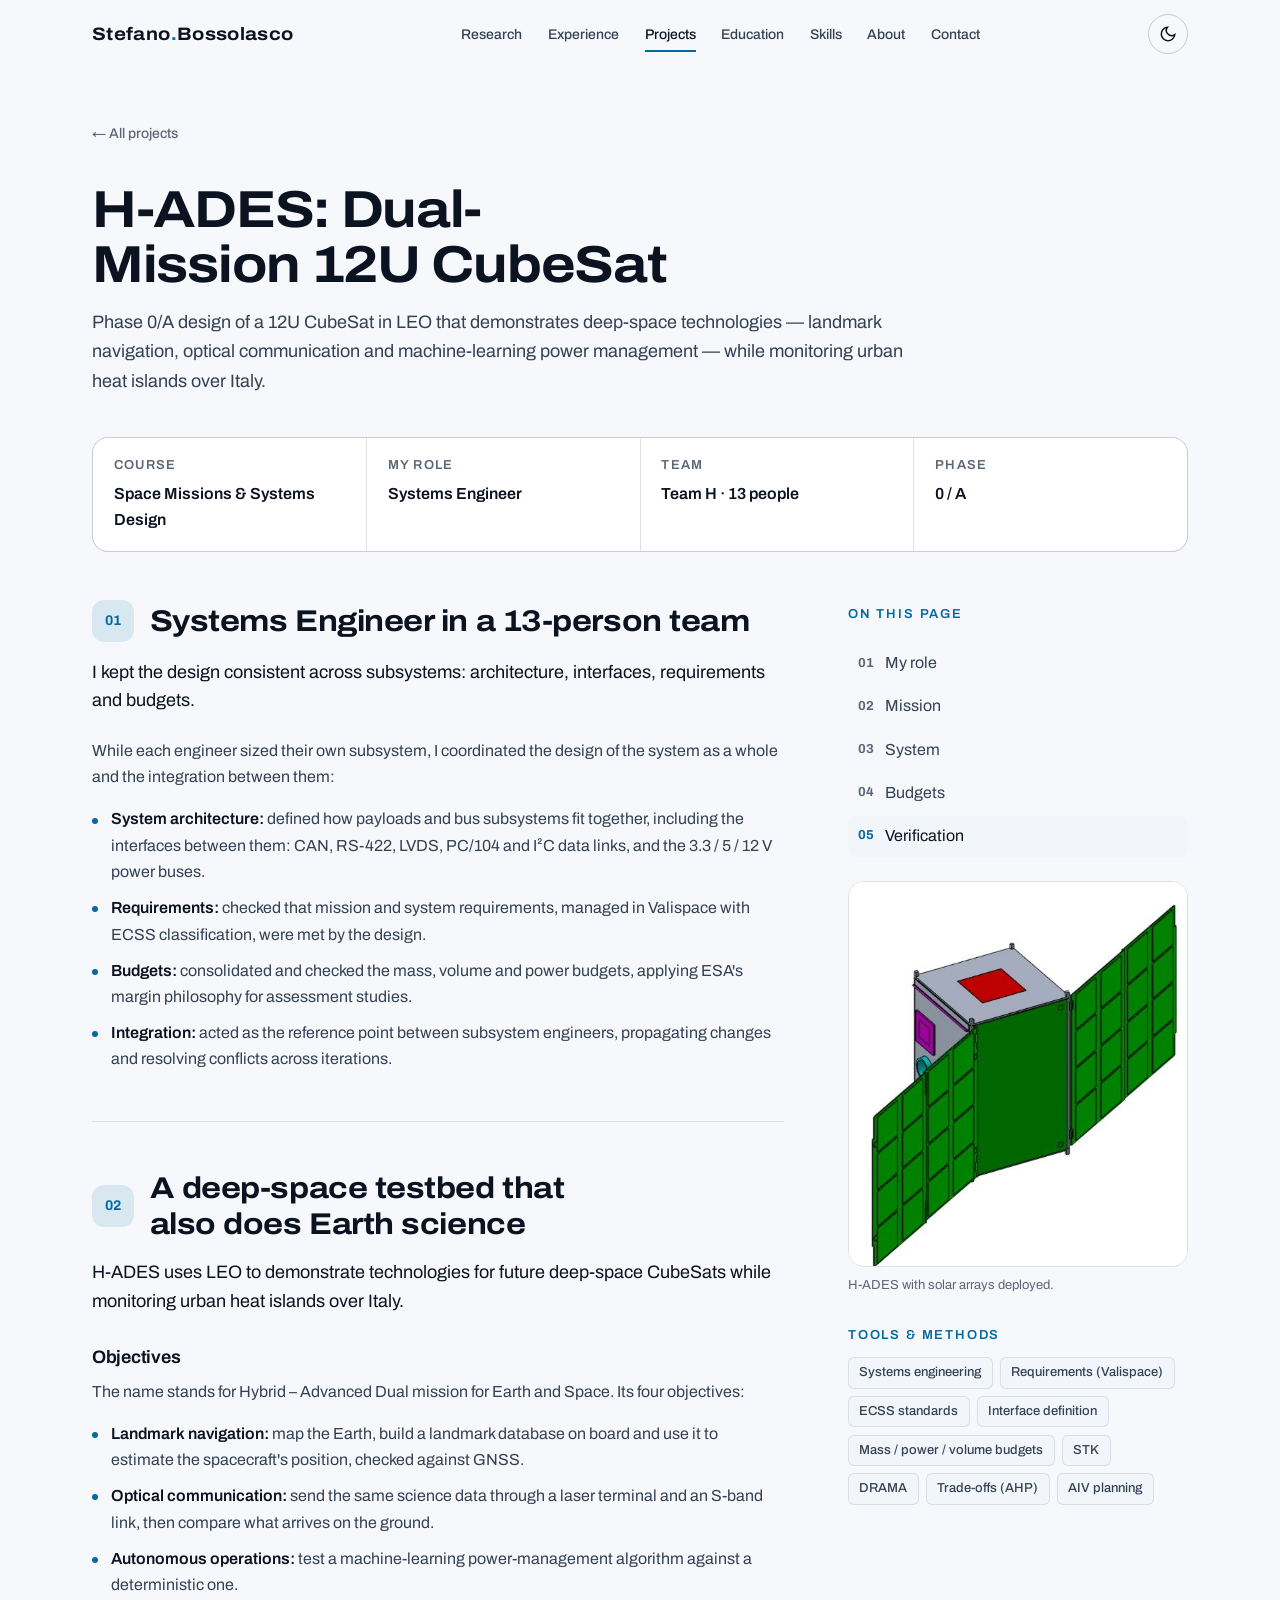
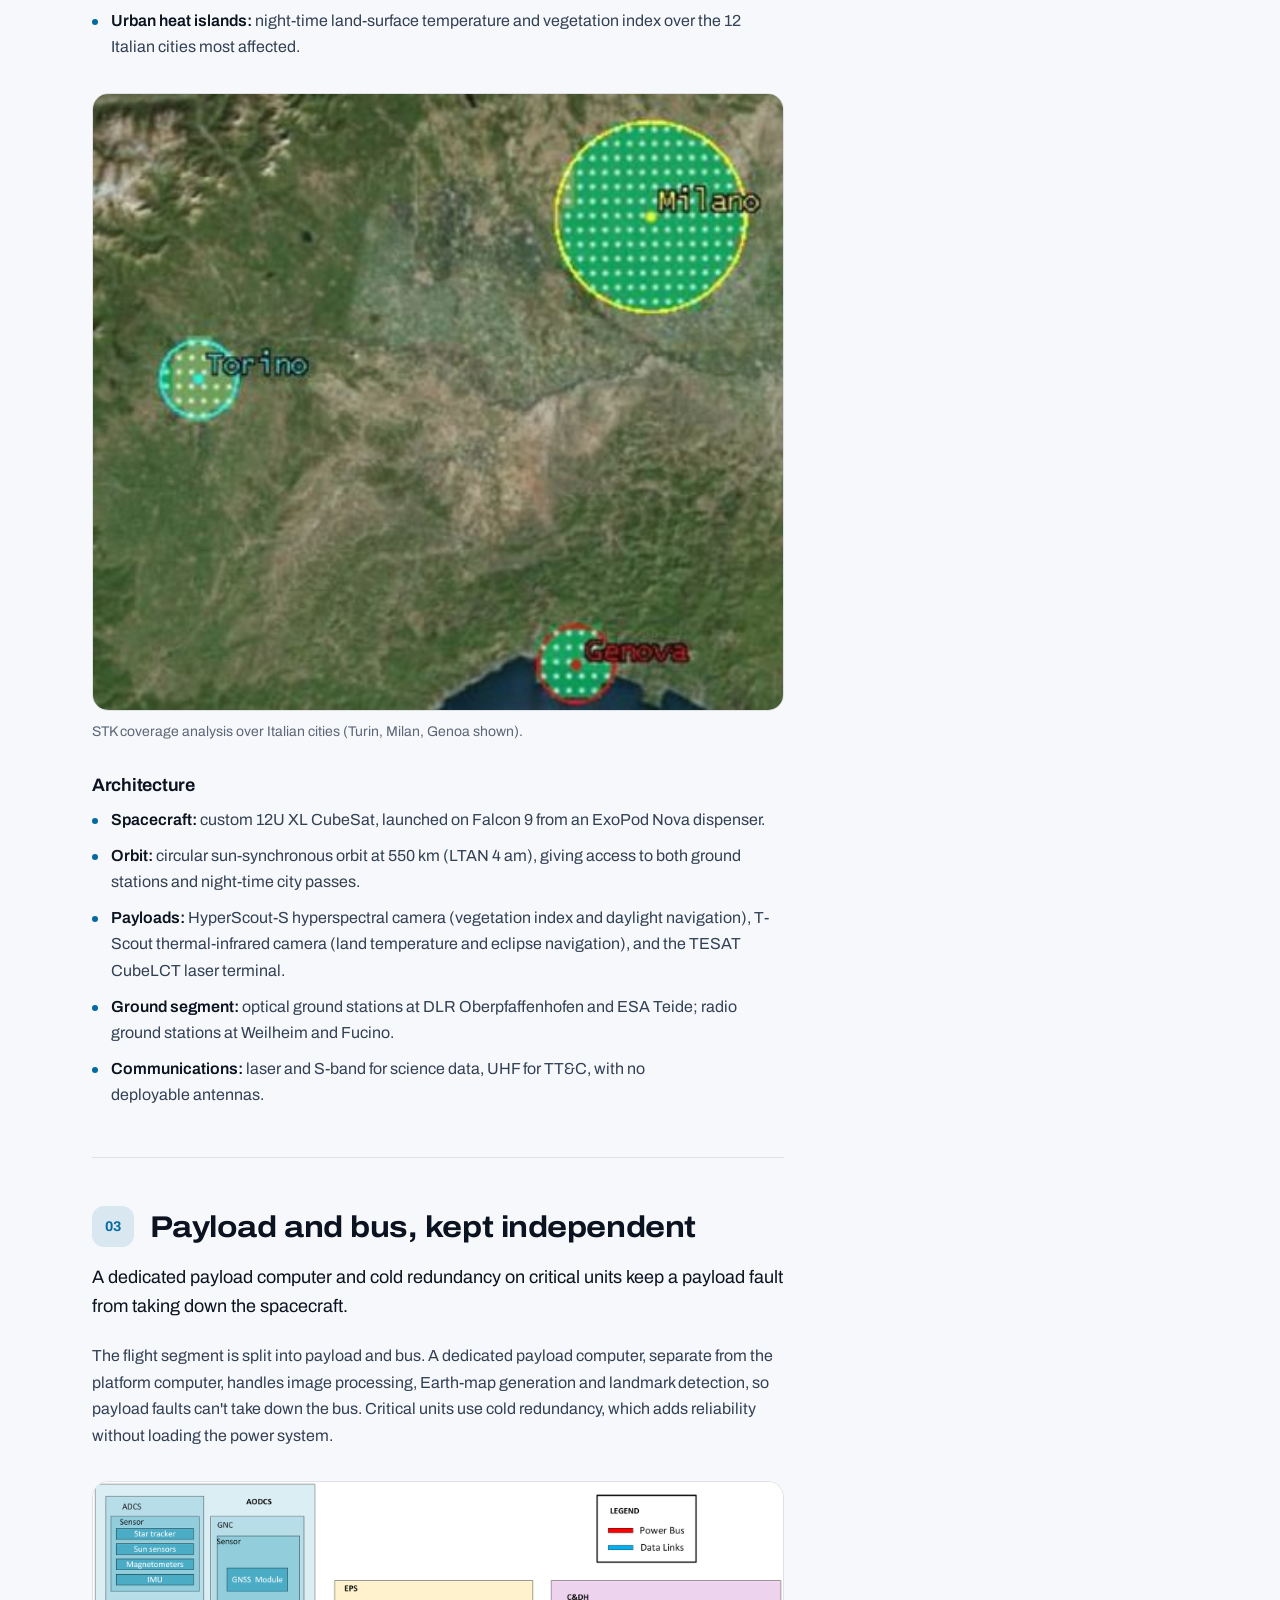
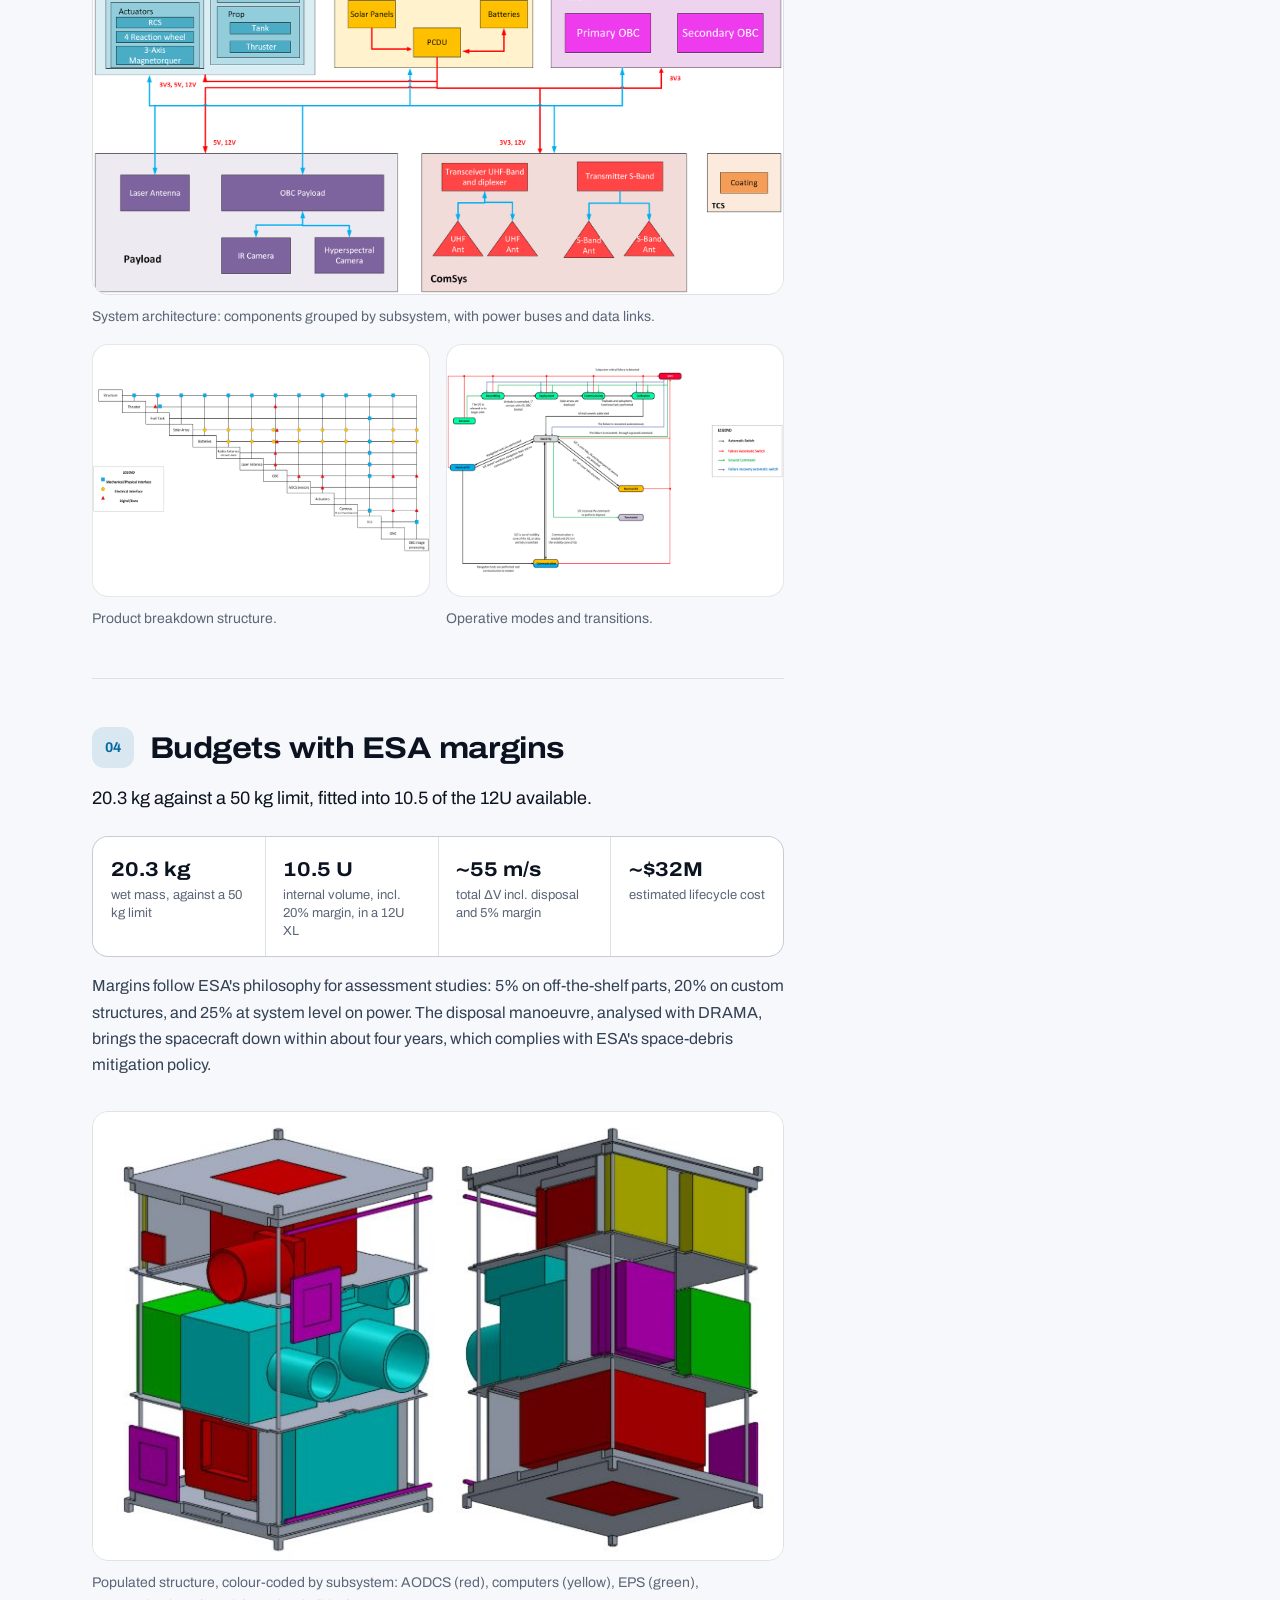
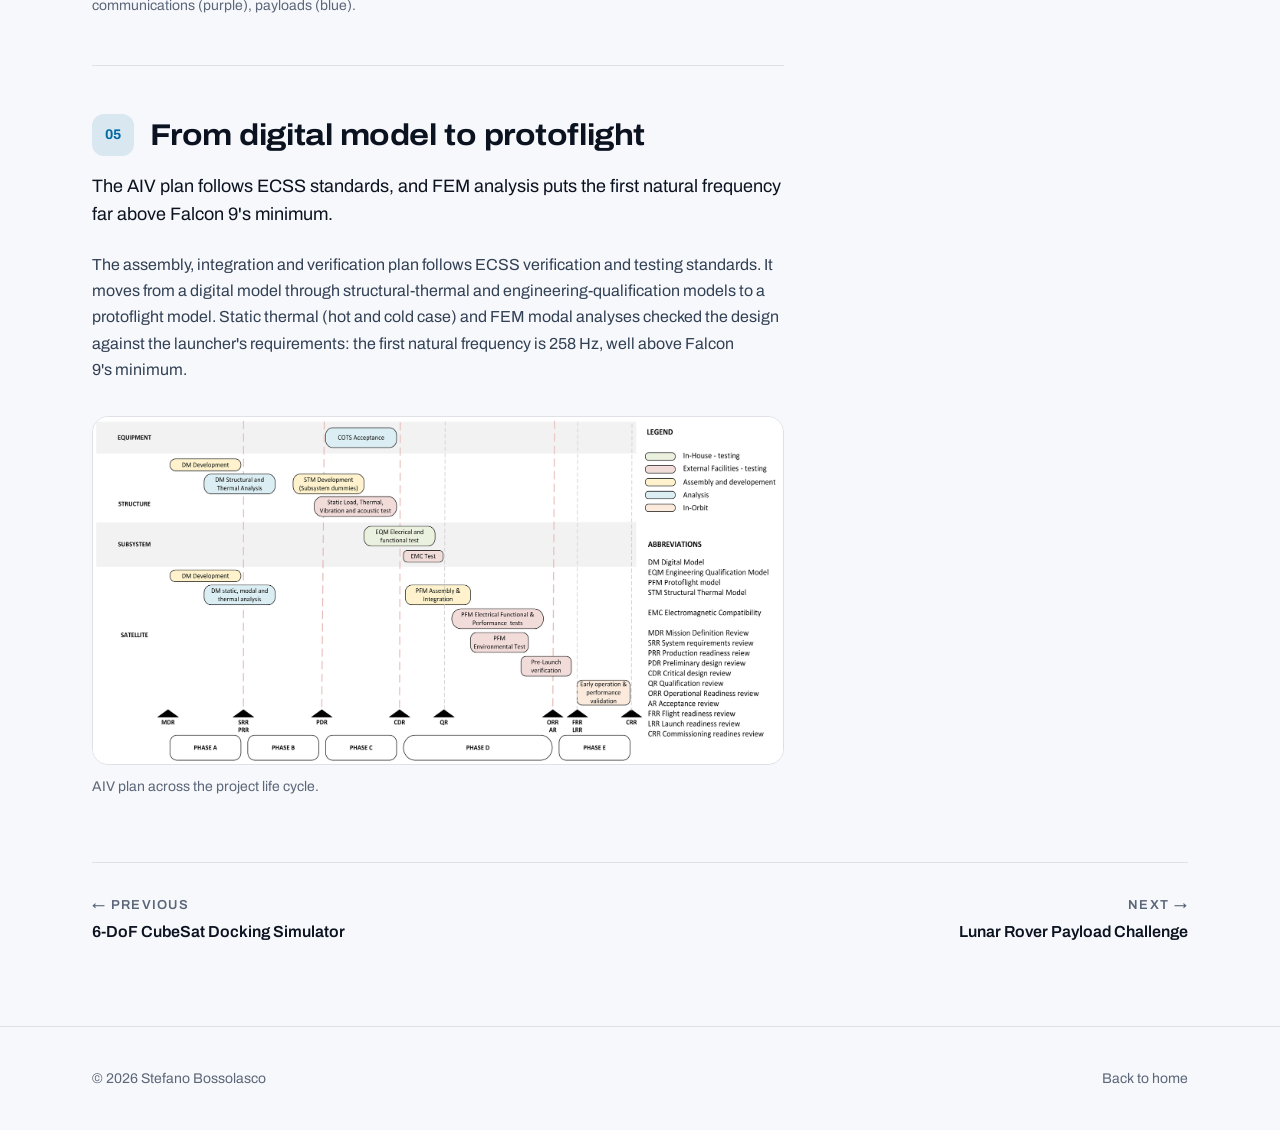
<file: progetto-missione.html>
<!DOCTYPE html>
<html lang="en" data-theme="dark">
<head>
    <meta charset="UTF-8">
    <meta name="viewport" content="width=device-width, initial-scale=1.0">
    <title>H-ADES Dual-Mission CubeSat | Stefano Bossolasco</title>
    <meta name="description" content="H-ADES: Phase 0/A design of a 12U CubeSat demonstrating deep-space navigation, optical communication and ML power management while monitoring urban heat islands over Italy. Role: Systems Engineer.">
    <link rel="icon" href="data:image/svg+xml,<svg xmlns='http://www.w3.org/2000/svg' viewBox='0 0 32 32'><circle cx='16' cy='16' r='6' fill='%2338bdf8'/><ellipse cx='16' cy='16' rx='14' ry='5' fill='none' stroke='%2338bdf8' stroke-width='2' transform='rotate(-25 16 16)'/></svg>">
    <script>
        (function () {
            var t = null;
            try { t = localStorage.getItem('theme'); } catch (e) {}
            if (!t) t = window.matchMedia('(prefers-color-scheme: light)').matches ? 'light' : 'dark';
            document.documentElement.setAttribute('data-theme', t);
        })();
    </script>
    <link rel="preconnect" href="https://fonts.googleapis.com">
    <link rel="preconnect" href="https://fonts.gstatic.com" crossorigin>
    <link href="https://fonts.googleapis.com/css2?family=Archivo:wdth,wght@100..125,400..800&display=swap" rel="stylesheet">
    <link rel="stylesheet" href="style.css?v=25">
</head>
<body>
    <a href="#main" class="skip-link">Skip to content</a>

    <header class="navbar scrolled">
        <div class="nav-container">
            <a href="index.html" class="logo">Stefano<span>.</span>Bossolasco</a>
            <nav class="nav-menu" id="nav-menu" aria-label="Main">
                <a href="index.html#research" class="nav-link">Research</a>
                <a href="index.html#experience" class="nav-link">Experience</a>
                <a href="index.html#projects" class="nav-link active">Projects</a>
                <a href="index.html#education" class="nav-link">Education</a>
                <a href="index.html#skills" class="nav-link">Skills</a>
                <a href="about.html" class="nav-link">About</a>
                <a href="index.html#contact" class="nav-link">Contact</a>
            </nav>
            <div class="nav-controls">
                <button class="icon-btn theme-toggle" id="theme-toggle" aria-label="Toggle light/dark theme">
                    <svg class="sun-icon" viewBox="0 0 24 24" fill="none" stroke="currentColor" stroke-width="2" stroke-linecap="round"><circle cx="12" cy="12" r="5"/><path d="M12 1v2M12 21v2M4.22 4.22l1.42 1.42M18.36 18.36l1.42 1.42M1 12h2M21 12h2M4.22 19.78l1.42-1.42M18.36 5.64l1.42-1.42"/></svg>
                    <svg class="moon-icon" viewBox="0 0 24 24" fill="none" stroke="currentColor" stroke-width="2" stroke-linecap="round"><path d="M21 12.79A9 9 0 1 1 11.21 3 7 7 0 0 0 21 12.79z"/></svg>
                </button>
                <button class="icon-btn nav-toggle" id="nav-toggle" aria-label="Open menu" aria-expanded="false" aria-controls="nav-menu">
                    <span class="bar"></span><span class="bar"></span><span class="bar"></span>
                </button>
            </div>
        </div>
    </header>

    <main id="main" class="project-page">
        <div class="container">
            <a href="index.html#projects" class="breadcrumb">← All projects</a>

            <header class="project-header">
                <h1>H-ADES: Dual-Mission 12U CubeSat</h1>
                <p class="lead">Phase 0/A design of a 12U CubeSat in LEO that demonstrates deep-space technologies — landmark navigation, optical communication and machine-learning power management — while monitoring urban heat islands over Italy.</p>
            </header>

            <div class="project-meta">
                <div><small>Course</small><span>Space Missions &amp; Systems Design</span></div>
                <div><small>My role</small><span>Systems Engineer</span></div>
                <div><small>Team</small><span>Team H · 13 people</span></div>
                <div><small>Phase</small><span>0 / A</span></div>
            </div>

            <div class="project-layout">
                <article class="prose">
                    <section id="role" class="pblock">
                        <header class="pblock-head">
                            <span class="pblock-num">01</span>
                            <div><h2>Systems Engineer in a 13-person team</h2></div>
                        </header>
                        <p class="pblock-lead">I kept the design consistent across subsystems: architecture, interfaces, requirements and budgets.</p>
                        <p>While each engineer sized their own subsystem, I coordinated the design of the system as a whole and the integration between them:</p>
                        <ul>
                            <li><strong>System architecture:</strong> defined how payloads and bus subsystems fit together, including the interfaces between them: CAN, RS-422, LVDS, PC/104 and I²C data links, and the 3.3 / 5 / 12 V power buses.</li>
                            <li><strong>Requirements:</strong> checked that mission and system requirements, managed in Valispace with ECSS classification, were met by the design.</li>
                            <li><strong>Budgets:</strong> consolidated and checked the mass, volume and power budgets, applying ESA's margin philosophy for assessment studies.</li>
                            <li><strong>Integration:</strong> acted as the reference point between subsystem engineers, propagating changes and resolving conflicts across iterations.</li>
                        </ul>
                    </section>
                    <section id="mission" class="pblock">
                        <header class="pblock-head">
                            <span class="pblock-num">02</span>
                            <div><h2>A deep-space testbed that also does Earth science</h2></div>
                        </header>
                        <p class="pblock-lead">H-ADES uses LEO to demonstrate technologies for future deep-space CubeSats while monitoring urban heat islands over Italy.</p>
                        <h3>Objectives</h3>
                        <p>The name stands for Hybrid – Advanced Dual mission for Earth and Space. Its four objectives:</p>
                        <ul>
                            <li><strong>Landmark navigation:</strong> map the Earth, build a landmark database on board and use it to estimate the spacecraft's position, checked against GNSS.</li>
                            <li><strong>Optical communication:</strong> send the same science data through a laser terminal and an S-band link, then compare what arrives on the ground.</li>
                            <li><strong>Autonomous operations:</strong> test a machine-learning power-management algorithm against a deterministic one.</li>
                            <li><strong>Urban heat islands:</strong> night-time land-surface temperature and vegetation index over the 12 Italian cities most affected.</li>
                        </ul>
                        <figure class="prose-figure"><img src="assets/mission/coverage_italy.jpg" width="400" height="357" alt="STK coverage grid over Turin, Milan and Genoa" loading="lazy"><figcaption>STK coverage analysis over Italian cities (Turin, Milan, Genoa shown).</figcaption></figure>
                        <h3>Architecture</h3>
                        <ul>
                            <li><strong>Spacecraft:</strong> custom 12U XL CubeSat, launched on Falcon 9 from an ExoPod Nova dispenser.</li>
                            <li><strong>Orbit:</strong> circular sun-synchronous orbit at 550 km (LTAN 4 am), giving access to both ground stations and night-time city passes.</li>
                            <li><strong>Payloads:</strong> HyperScout-S hyperspectral camera (vegetation index and daylight navigation), T-Scout thermal-infrared camera (land temperature and eclipse navigation), and the TESAT CubeLCT laser terminal.</li>
                            <li><strong>Ground segment:</strong> optical ground stations at DLR Oberpfaffenhofen and ESA Teide; radio ground stations at Weilheim and Fucino.</li>
                            <li><strong>Communications:</strong> laser and S-band for science data, UHF for TT&amp;C, with no deployable antennas.</li>
                        </ul>
                    </section>
                    <section id="system" class="pblock">
                        <header class="pblock-head">
                            <span class="pblock-num">03</span>
                            <div><h2>Payload and bus, kept independent</h2></div>
                        </header>
                        <p class="pblock-lead">A dedicated payload computer and cold redundancy on critical units keep a payload fault from taking down the spacecraft.</p>
                        <p>The flight segment is split into payload and bus. A dedicated payload computer, separate from the platform computer, handles image processing, Earth-map generation and landmark detection, so payload faults can't take down the bus. Critical units use cold redundancy, which adds reliability without loading the power system.</p>
                        <figure class="prose-figure"><img src="assets/mission/system_architecture.png" width="1800" height="1075" alt="System architecture block diagram grouping components by subsystem with power and data links" loading="lazy"><figcaption>System architecture: components grouped by subsystem, with power buses and data links.</figcaption></figure>
                        <div class="figure-pair">
                            <figure class="prose-figure"><img src="assets/mission/product_breakdown.png" width="1800" height="873" alt="Product breakdown structure of the H-ADES spacecraft" loading="lazy"><figcaption>Product breakdown structure.</figcaption></figure>
                            <figure class="prose-figure"><img src="assets/mission/state_diagram.png" width="1800" height="1120" alt="State diagram of the spacecraft operative modes and transitions" loading="lazy"><figcaption>Operative modes and transitions.</figcaption></figure>
                        </div>
                    </section>
                    <section id="budgets" class="pblock">
                        <header class="pblock-head">
                            <span class="pblock-num">04</span>
                            <div><h2>Budgets with ESA margins</h2></div>
                        </header>
                        <p class="pblock-lead">20.3 kg against a 50 kg limit, fitted into 10.5 of the 12U available.</p>
                        <div class="stat-grid">
                            <div><strong>20.3 kg</strong><span>wet mass, against a 50 kg limit</span></div>
                            <div><strong>10.5 U</strong><span>internal volume, incl. 20% margin, in a 12U XL</span></div>
                            <div><strong>~55 m/s</strong><span>total ΔV incl. disposal and 5% margin</span></div>
                            <div><strong>~$32M</strong><span>estimated lifecycle cost</span></div>
                        </div>
                        <p>Margins follow ESA's philosophy for assessment studies: 5% on off-the-shelf parts, 20% on custom structures, and 25% at system level on power. The disposal manoeuvre, analysed with DRAMA, brings the spacecraft down within about four years, which complies with ESA's space-debris mitigation policy.</p>
                        <figure class="prose-figure"><img src="assets/mission/hades_inner_structure.jpg" width="714" height="464" alt="CAD of the populated inner structure, colour-coded by subsystem" loading="lazy"><figcaption>Populated structure, colour-coded by subsystem: AODCS (red), computers (yellow), EPS (green), communications (purple), payloads (blue).</figcaption></figure>
                    </section>
                    <section id="verification" class="pblock">
                        <header class="pblock-head">
                            <span class="pblock-num">05</span>
                            <div><h2>From digital model to protoflight</h2></div>
                        </header>
                        <p class="pblock-lead">The AIV plan follows ECSS standards, and FEM analysis puts the first natural frequency far above Falcon 9's minimum.</p>
                        <p>The assembly, integration and verification plan follows ECSS verification and testing standards. It moves from a digital model through structural-thermal and engineering-qualification models to a protoflight model. Static thermal (hot and cold case) and FEM modal analyses checked the design against the launcher's requirements: the first natural frequency is 258 Hz, well above Falcon 9's minimum.</p>
                        <figure class="prose-figure"><img src="assets/mission/aiv_plan.png" width="1800" height="907" alt="AIV plan timeline across project phases" loading="lazy"><figcaption>AIV plan across the project life cycle.</figcaption></figure>
                    </section>
                </article>

                <aside class="project-aside">
                    <nav class="toc" aria-label="On this page">
                        <span class="eyebrow">On this page</span>
                        <ol>
                            <li><a href="#role"><span>01</span>My role</a></li>
                            <li><a href="#mission"><span>02</span>Mission</a></li>
                            <li><a href="#system"><span>03</span>System</a></li>
                            <li><a href="#budgets"><span>04</span>Budgets</a></li>
                            <li><a href="#verification"><span>05</span>Verification</a></li>
                        </ol>
                    </nav>
                    <figure>
                        <img src="assets/mission/hades_cad.jpg" width="476" height="542" alt="CAD of the H-ADES CubeSat with deployed solar arrays">
                        <figcaption>H-ADES with solar arrays deployed.</figcaption>
                    </figure>
                    <div>
                        <span class="eyebrow">Tools &amp; methods</span>
                        <div class="tag-list">
                            <span class="tag">Systems engineering</span>
                            <span class="tag">Requirements (Valispace)</span>
                            <span class="tag">ECSS standards</span>
                            <span class="tag">Interface definition</span>
                            <span class="tag">Mass / power / volume budgets</span>
                            <span class="tag">STK</span>
                            <span class="tag">DRAMA</span>
                            <span class="tag">Trade-offs (AHP)</span>
                            <span class="tag">AIV planning</span>
                        </div>
                    </div>
                </aside>
            </div>

            <nav class="project-nav" aria-label="More projects">
                <a href="progetto-simulatore.html"><small>← Previous</small><span>6-DoF CubeSat Docking Simulator</span></a>
                <a href="progetto-rover.html"><small>Next →</small><span>Lunar Rover Payload Challenge</span></a>
            </nav>
        </div>
    </main>

    <footer class="footer">
        <div class="container">
            <p>&copy; 2026 Stefano Bossolasco</p>
            <p><a href="index.html">Back to home</a></p>
        </div>
    </footer>

    <script src="app.js?v=19"></script>
    <script data-goatcounter="https://stefanobossolasco.goatcounter.com/count"
            async src="//gc.zgo.at/count.js"></script>
</body>
</html>
</file>
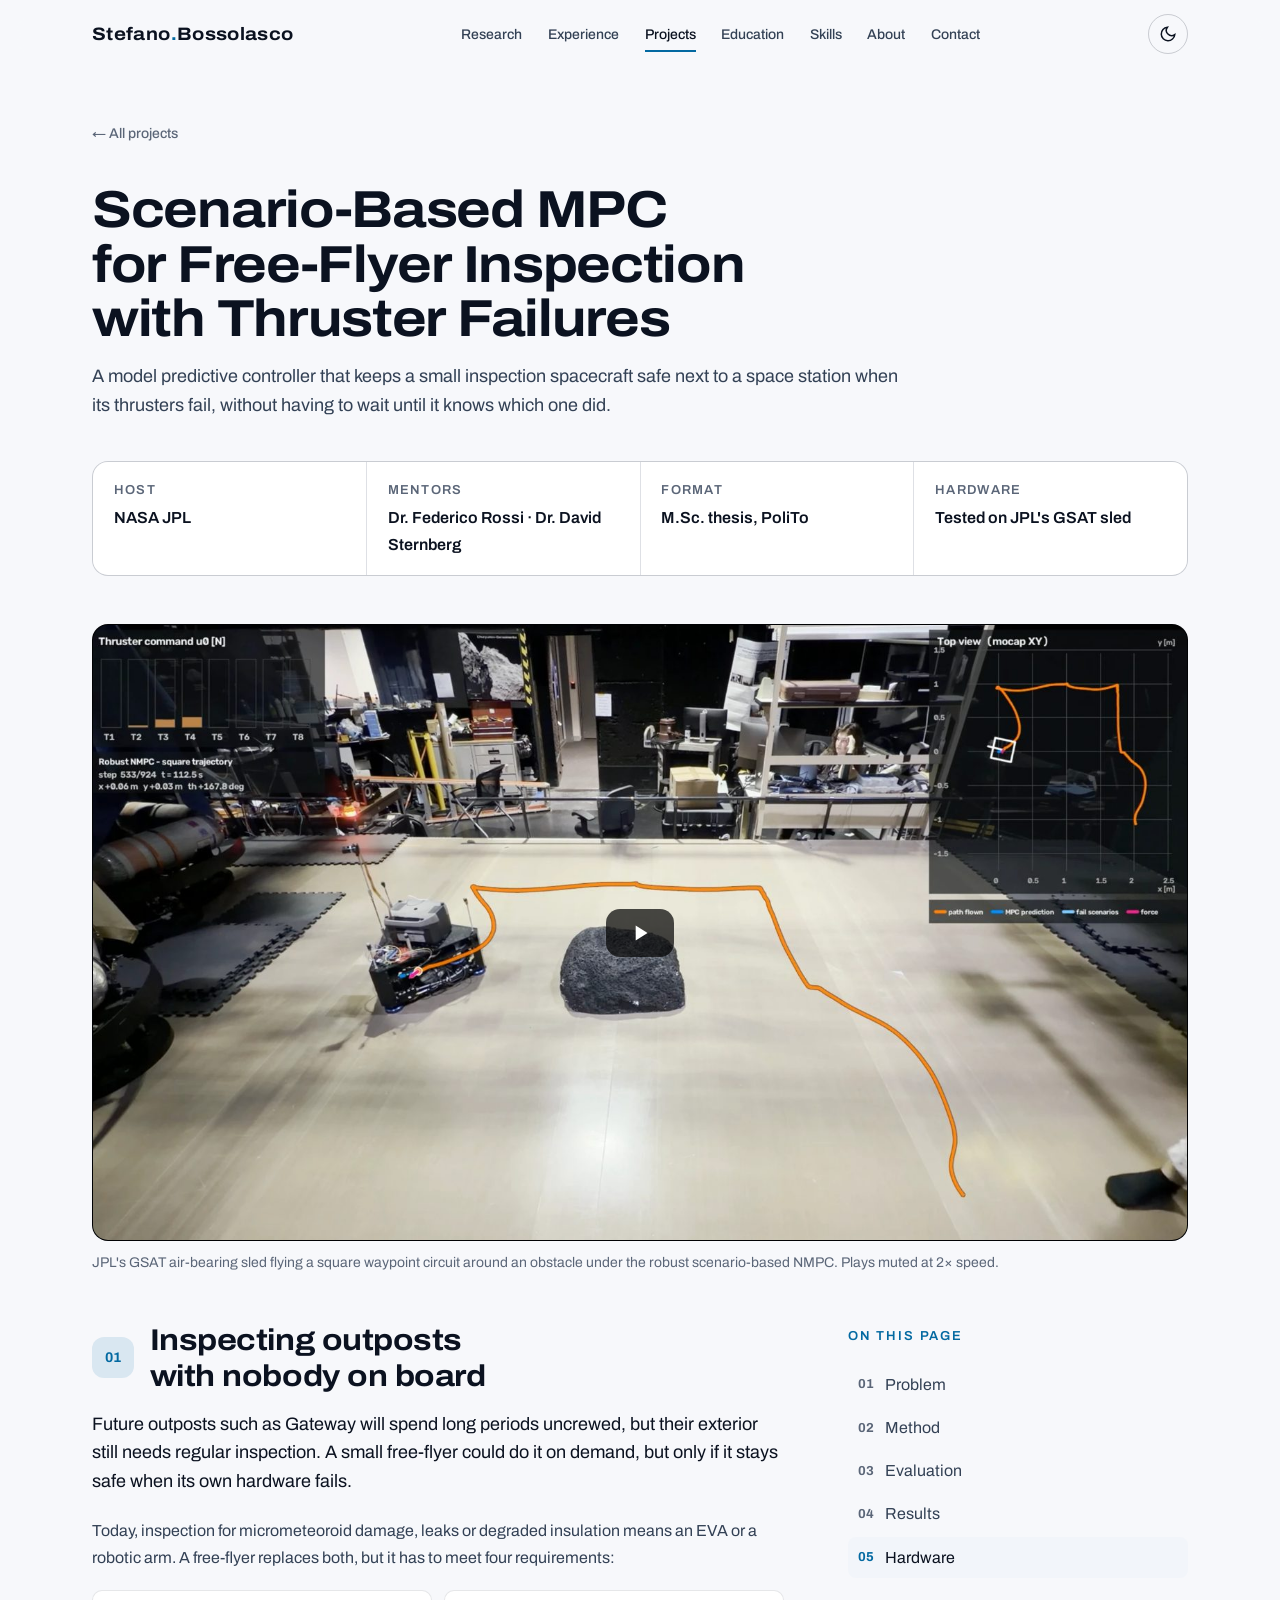
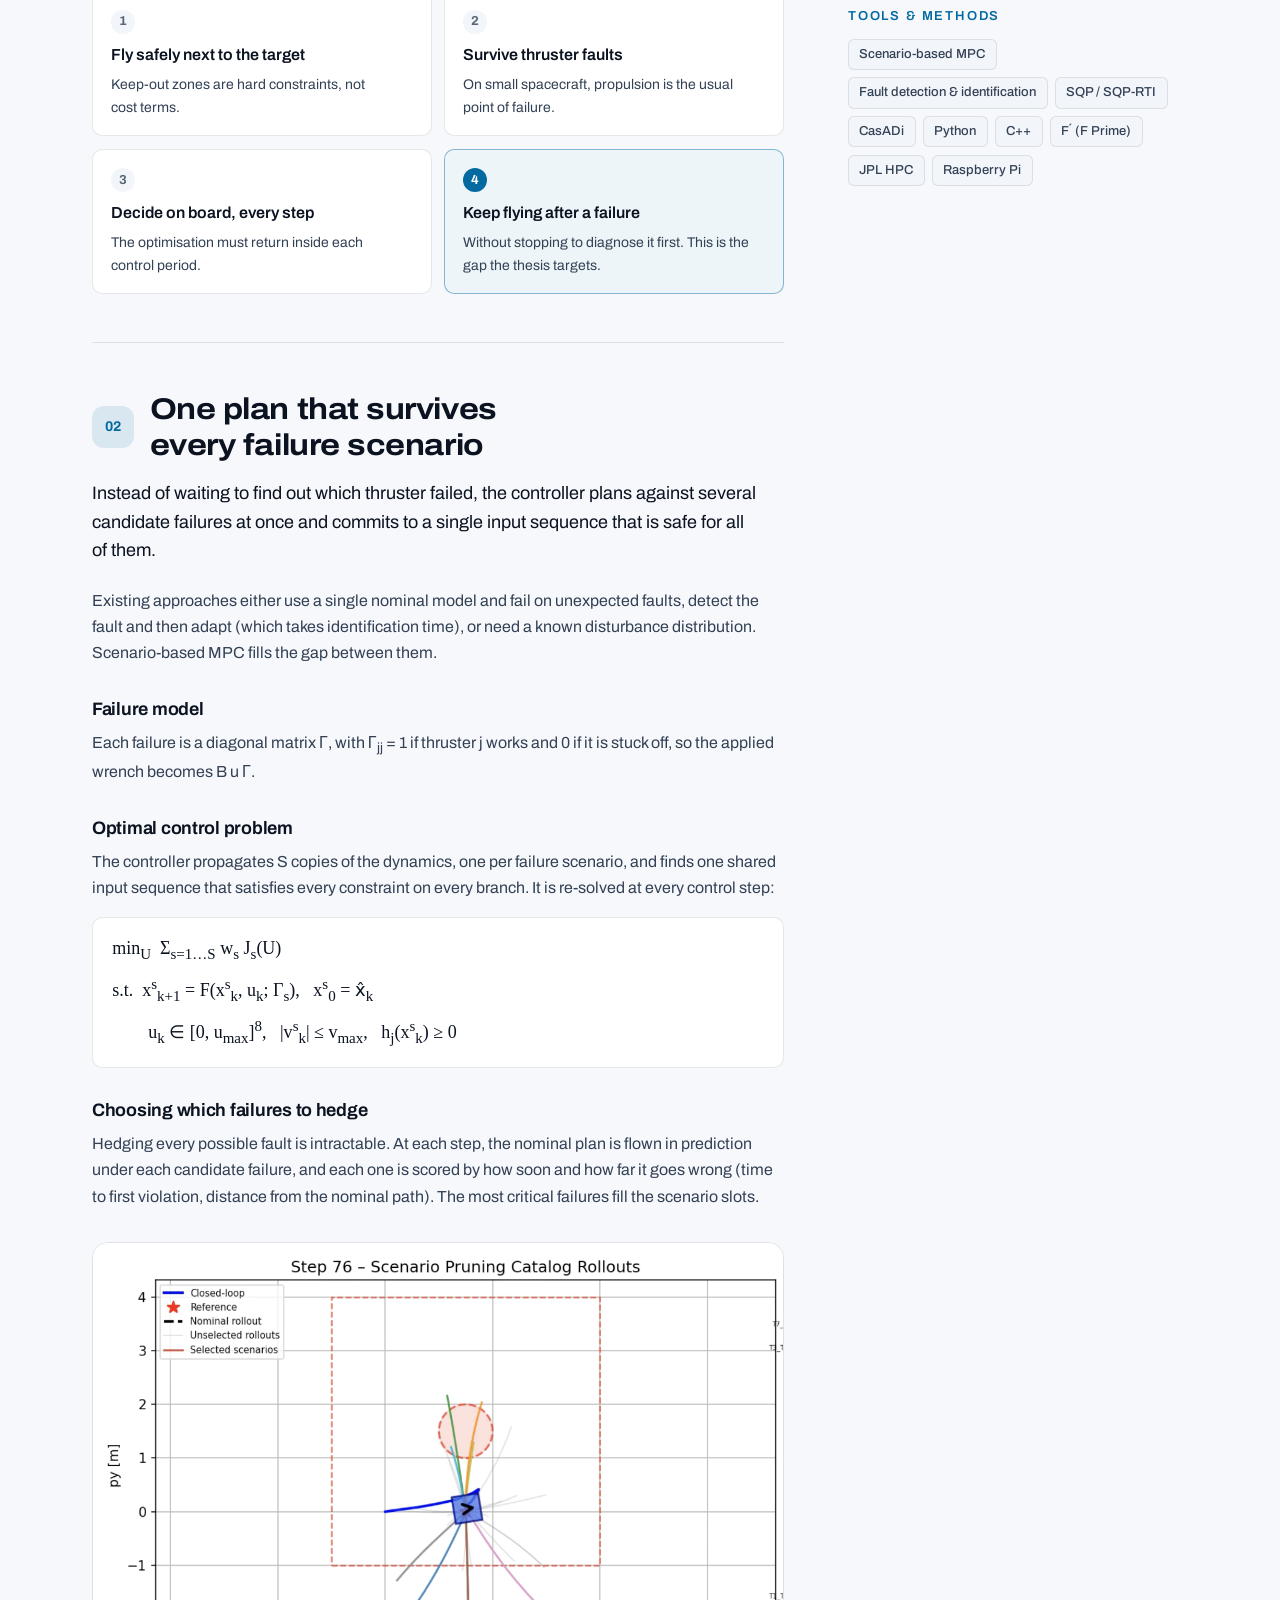
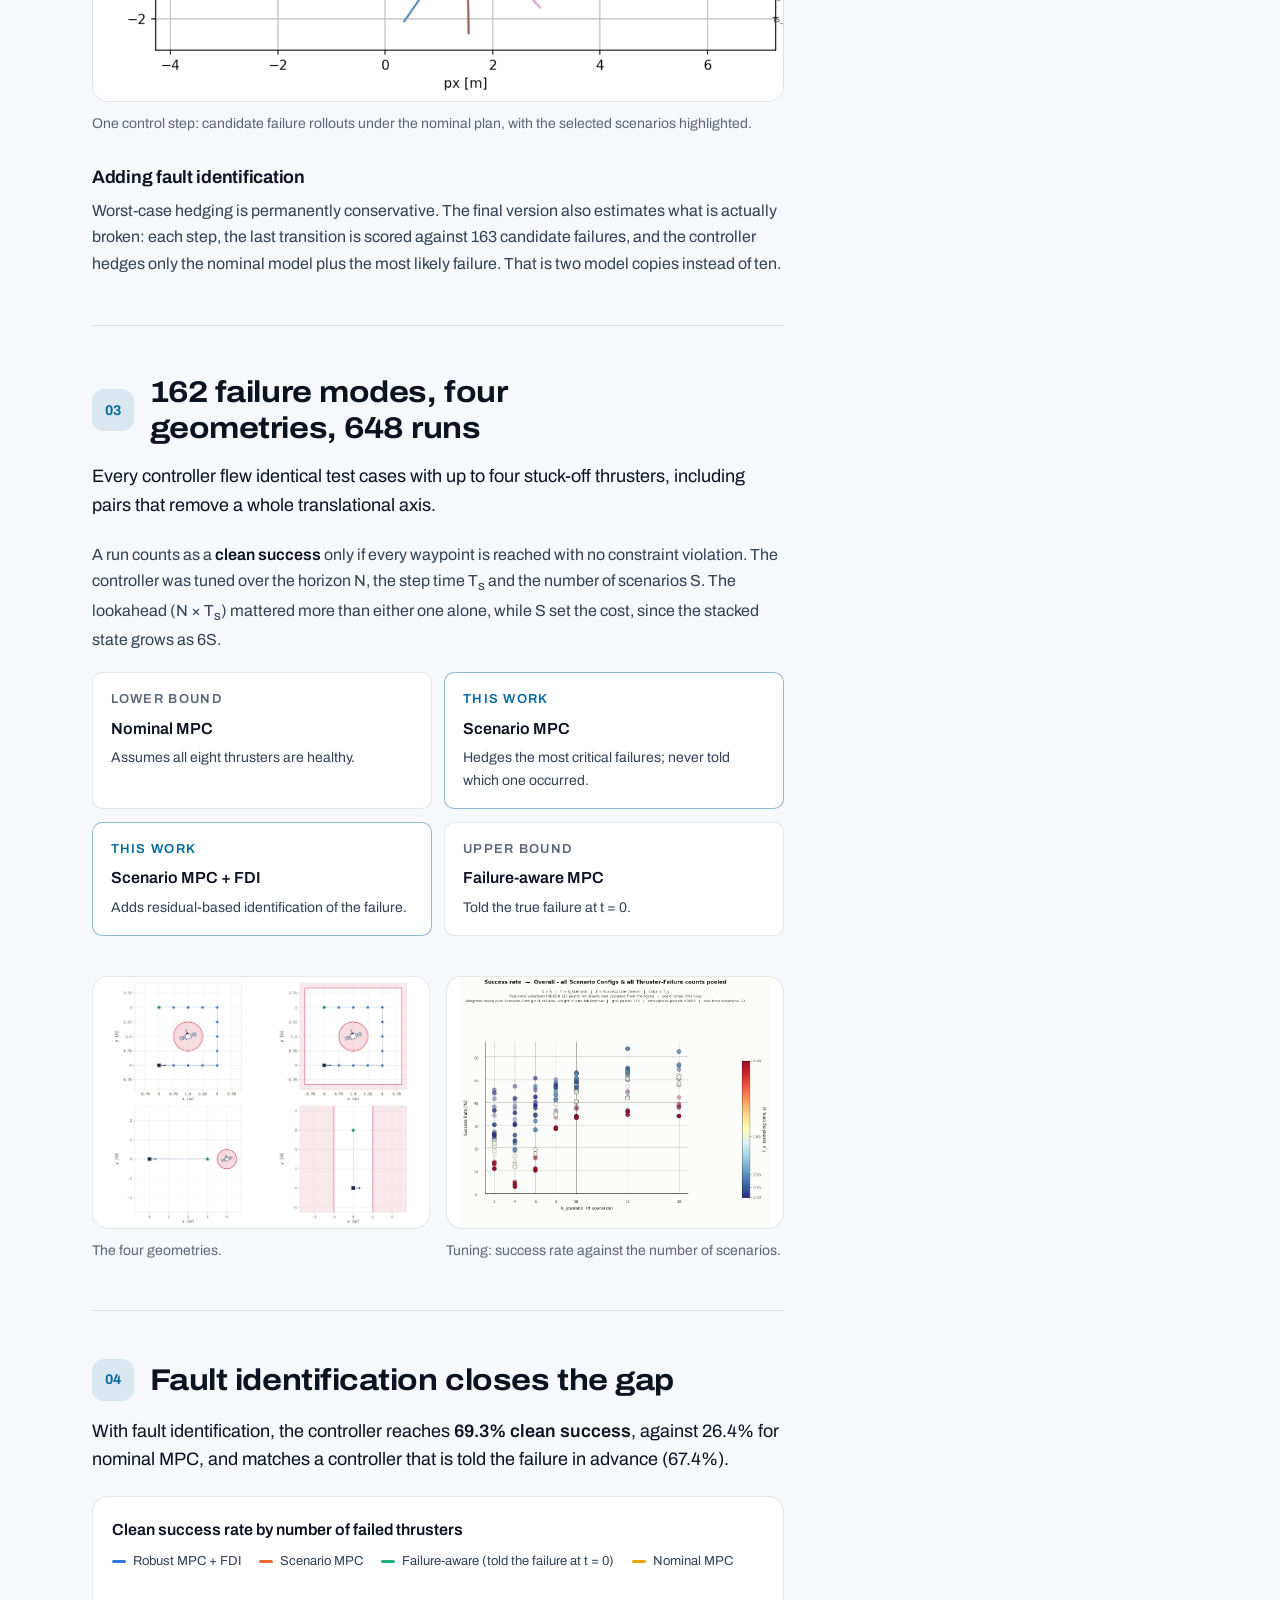
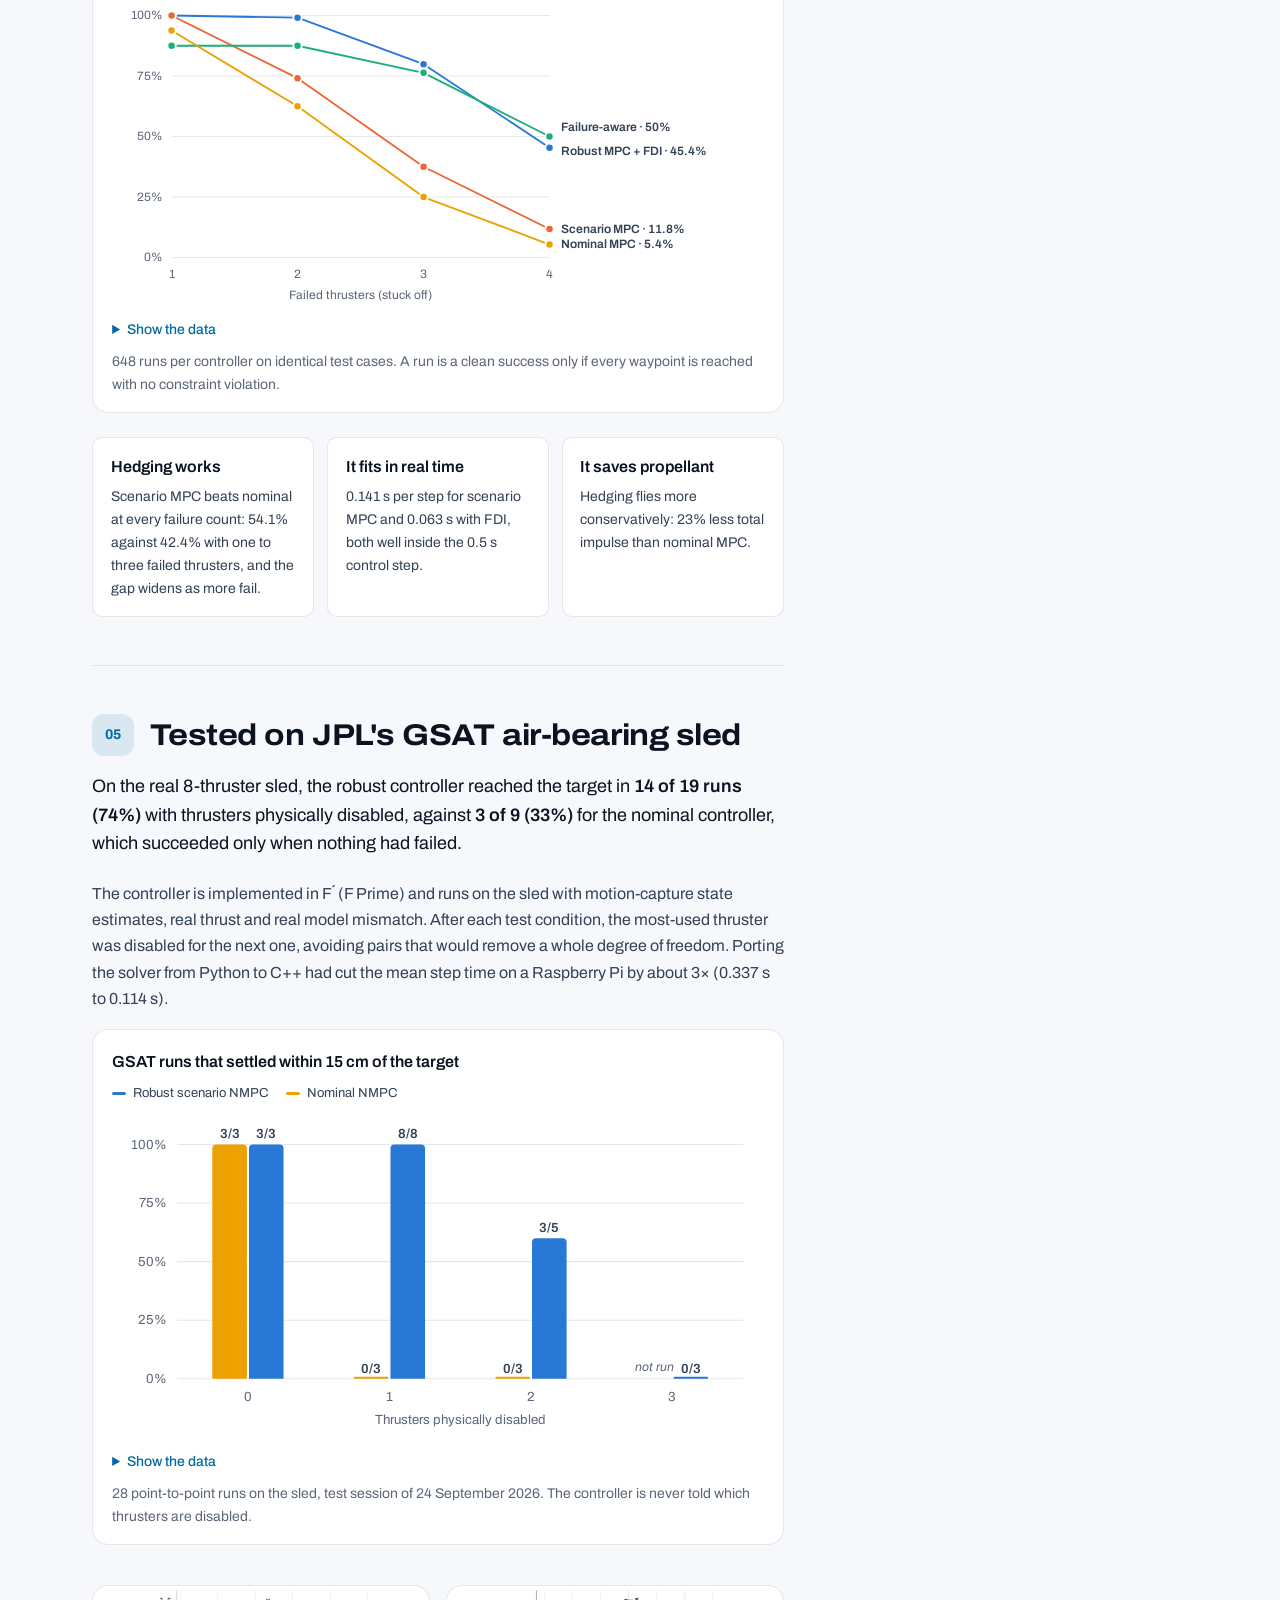
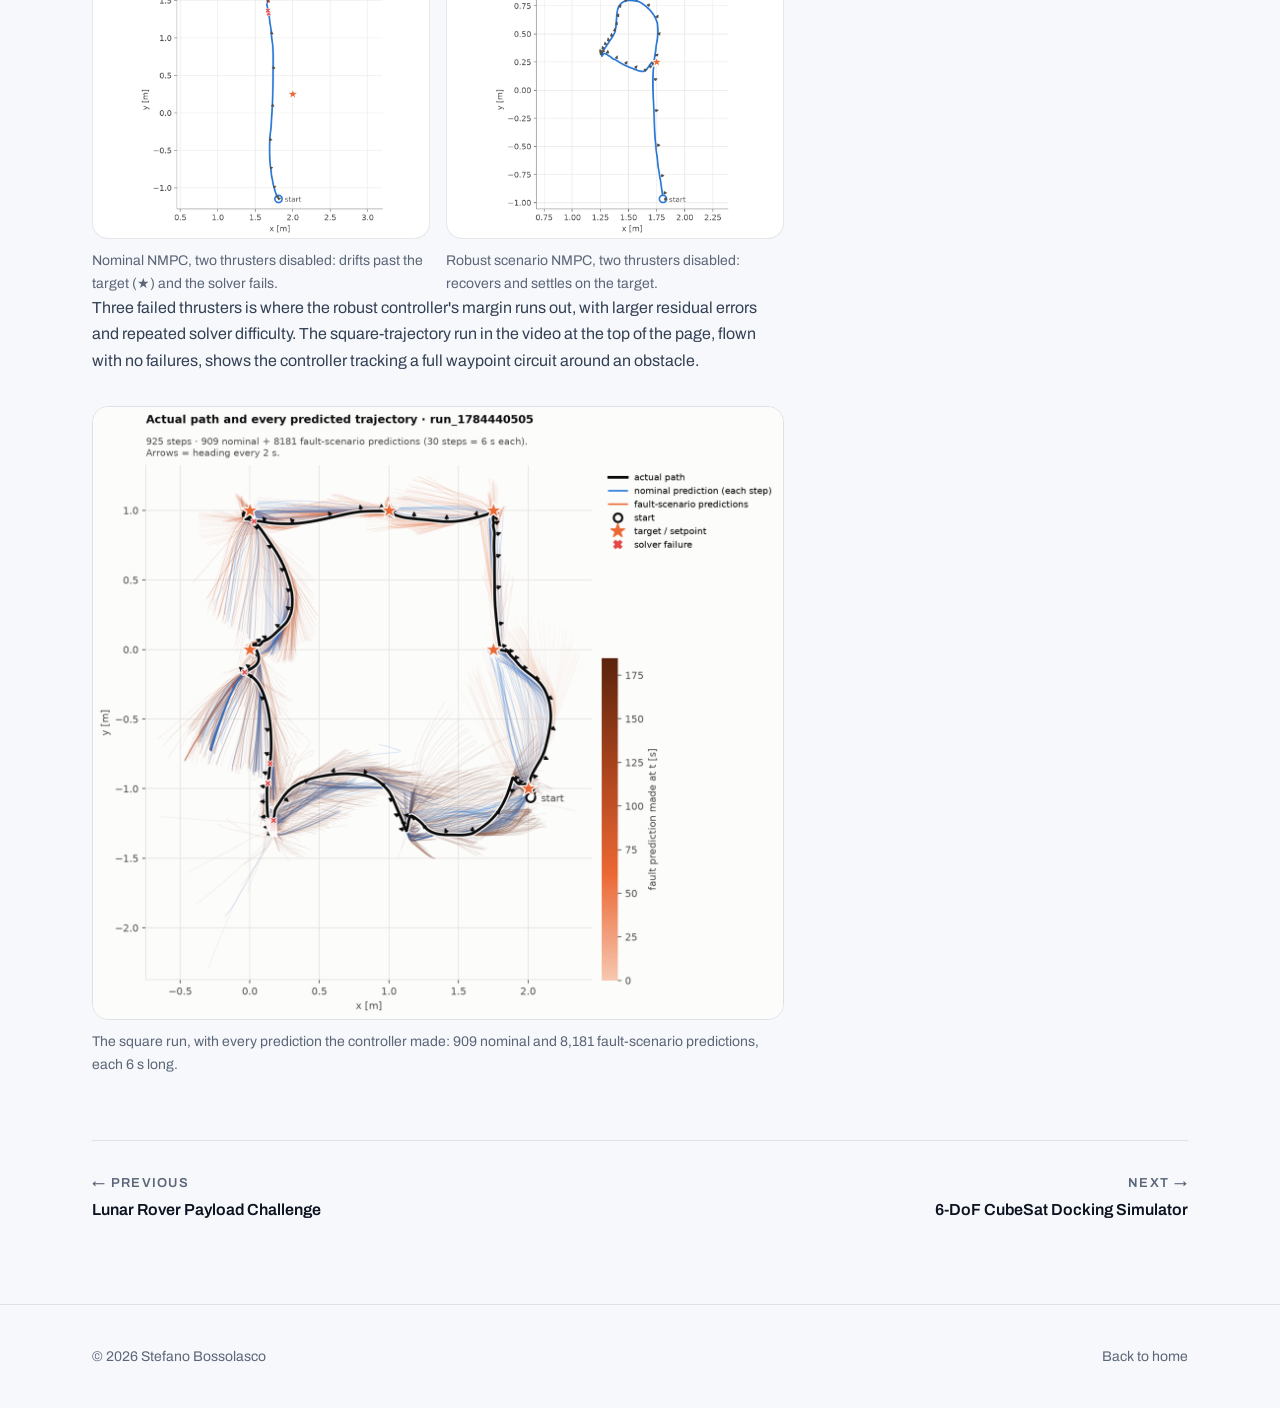
<file: progetto-mpc.html>
<!DOCTYPE html>
<html lang="en" data-theme="dark">
<head>
    <meta charset="UTF-8">
    <meta name="referrer" content="strict-origin-when-cross-origin">
    <meta name="viewport" content="width=device-width, initial-scale=1.0">
    <title>Scenario-Based MPC with Thruster Failures | Stefano Bossolasco</title>
    <meta name="description" content="M.Sc. thesis at NASA JPL: scenario-based model predictive control for free-flyer inspection with thruster failures, with fault identification reaching 69.3% clean success across 648 runs.">
    <meta property="og:image" content="assets/mpc/gsat_run_cover.jpg">
    <link rel="icon" href="data:image/svg+xml,<svg xmlns='http://www.w3.org/2000/svg' viewBox='0 0 32 32'><circle cx='16' cy='16' r='6' fill='%2338bdf8'/><ellipse cx='16' cy='16' rx='14' ry='5' fill='none' stroke='%2338bdf8' stroke-width='2' transform='rotate(-25 16 16)'/></svg>">
    <script>
        (function () {
            var t = null;
            try { t = localStorage.getItem('theme'); } catch (e) {}
            if (!t) t = window.matchMedia('(prefers-color-scheme: light)').matches ? 'light' : 'dark';
            document.documentElement.setAttribute('data-theme', t);
        })();
    </script>
    <link rel="preconnect" href="https://fonts.googleapis.com">
    <link rel="preconnect" href="https://fonts.gstatic.com" crossorigin>
    <link href="https://fonts.googleapis.com/css2?family=Archivo:wdth,wght@100..125,400..800&display=swap" rel="stylesheet">
    <link rel="stylesheet" href="style.css?v=25">
</head>
<body>
    <a href="#main" class="skip-link">Skip to content</a>

    <header class="navbar scrolled">
        <div class="nav-container">
            <a href="index.html" class="logo">Stefano<span>.</span>Bossolasco</a>
            <nav class="nav-menu" id="nav-menu" aria-label="Main">
                <a href="index.html#research" class="nav-link">Research</a>
                <a href="index.html#experience" class="nav-link">Experience</a>
                <a href="index.html#projects" class="nav-link active">Projects</a>
                <a href="index.html#education" class="nav-link">Education</a>
                <a href="index.html#skills" class="nav-link">Skills</a>
                <a href="about.html" class="nav-link">About</a>
                <a href="index.html#contact" class="nav-link">Contact</a>
            </nav>
            <div class="nav-controls">
                <button class="icon-btn theme-toggle" id="theme-toggle" aria-label="Toggle light/dark theme">
                    <svg class="sun-icon" viewBox="0 0 24 24" fill="none" stroke="currentColor" stroke-width="2" stroke-linecap="round"><circle cx="12" cy="12" r="5"/><path d="M12 1v2M12 21v2M4.22 4.22l1.42 1.42M18.36 18.36l1.42 1.42M1 12h2M21 12h2M4.22 19.78l1.42-1.42M18.36 5.64l1.42-1.42"/></svg>
                    <svg class="moon-icon" viewBox="0 0 24 24" fill="none" stroke="currentColor" stroke-width="2" stroke-linecap="round"><path d="M21 12.79A9 9 0 1 1 11.21 3 7 7 0 0 0 21 12.79z"/></svg>
                </button>
                <button class="icon-btn nav-toggle" id="nav-toggle" aria-label="Open menu" aria-expanded="false" aria-controls="nav-menu">
                    <span class="bar"></span><span class="bar"></span><span class="bar"></span>
                </button>
            </div>
        </div>
    </header>

    <main id="main" class="project-page">
        <div class="container">
            <a href="index.html#projects" class="breadcrumb">← All projects</a>

            <header class="project-header">
                <h1>Scenario-Based MPC for Free-Flyer Inspection with Thruster Failures</h1>
                <p class="lead">A model predictive controller that keeps a small inspection spacecraft safe next to a space station when its thrusters fail, without having to wait until it knows which one did.</p>
            </header>

            <div class="project-meta">
                <div><small>Host</small><span>NASA JPL</span></div>
                <div><small>Mentors</small><span>Dr. Federico Rossi · Dr. David Sternberg</span></div>
                <div><small>Format</small><span>M.Sc. thesis, PoliTo</span></div>
                <div><small>Hardware</small><span>Tested on JPL's GSAT sled</span></div>
            </div>

            <figure class="project-video yt-figure">
                <div class="yt-embed" data-yt="Wmd1w8FSDb0" data-rate="2" data-title="Robust scenario-based NMPC flying a square trajectory around an obstacle on the GSAT sled">
                    <a class="yt-fallback" href="https://youtu.be/Wmd1w8FSDb0" target="_blank" rel="noopener">
                        <img src="assets/mpc/gsat_run_cover.jpg" width="1600" height="886" alt="The GSAT sled flying a square trajectory around a rock obstacle, with thruster commands and a motion-capture top view overlaid">
                        <span class="yt-play" aria-hidden="true"><svg viewBox="0 0 24 24" fill="currentColor"><path d="M8 5v14l11-7z"/></svg></span>
                        <span class="sr-only">Watch the demonstration on YouTube</span>
                        <span class="yt-offline-note">Opens on YouTube when the page is viewed as a local file</span>
                    </a>
                </div>
                <figcaption>JPL's GSAT air-bearing sled flying a square waypoint circuit around an obstacle under the robust scenario-based NMPC. Plays muted at 2× speed.</figcaption>
            </figure>

            <div class="project-layout">
                <article class="prose">
                    <section id="problem" class="pblock">
                        <header class="pblock-head">
                            <span class="pblock-num">01</span>
                            <div><h2>Inspecting outposts with nobody on board</h2></div>
                        </header>
                        <p class="pblock-lead">Future outposts such as Gateway will spend long periods uncrewed, but their exterior still needs regular inspection. A small free-flyer could do it on demand, but only if it stays safe when its own hardware fails.</p>
                        <p>Today, inspection for micrometeoroid damage, leaks or degraded insulation means an EVA or a robotic arm. A free-flyer replaces both, but it has to meet four requirements:</p>
                        <div class="req-grid">
                            <div><span>1</span><strong>Fly safely next to the target</strong><p>Keep-out zones are hard constraints, not cost terms.</p></div>
                            <div><span>2</span><strong>Survive thruster faults</strong><p>On small spacecraft, propulsion is the usual point of failure.</p></div>
                            <div><span>3</span><strong>Decide on board, every step</strong><p>The optimisation must return inside each control period.</p></div>
                            <div class="req-key"><span>4</span><strong>Keep flying after a failure</strong><p>Without stopping to diagnose it first. This is the gap the thesis targets.</p></div>
                        </div>
                    </section>

                    <section id="method" class="pblock">
                        <header class="pblock-head">
                            <span class="pblock-num">02</span>
                            <div><h2>One plan that survives every failure scenario</h2></div>
                        </header>
                        <p class="pblock-lead">Instead of waiting to find out which thruster failed, the controller plans against several candidate failures at once and commits to a single input sequence that is safe for all of them.</p>
                        <p>Existing approaches either use a single nominal model and fail on unexpected faults, detect the fault and then adapt (which takes identification time), or need a known disturbance distribution. Scenario-based MPC fills the gap between them.</p>

                        <h3>Failure model</h3>
                        <p>Each failure is a diagonal matrix Γ, with Γ<sub>jj</sub> = 1 if thruster j works and 0 if it is stuck off, so the applied wrench becomes B&nbsp;u&nbsp;Γ.</p>

                        <h3>Optimal control problem</h3>
                        <p>The controller propagates S copies of the dynamics, one per failure scenario, and finds one shared input sequence that satisfies every constraint on every branch. It is re-solved at every control step:</p>
                        <div class="math-block" role="math" aria-label="Minimise the weighted sum of scenario costs over the shared input sequence, subject to scenario dynamics, input bounds, velocity limits and obstacle constraints on every branch.">
                            <div>min<sub>U</sub> &nbsp;Σ<sub>s=1…S</sub> w<sub>s</sub> J<sub>s</sub>(U)</div>
                            <div>s.t. &nbsp;x<sup>s</sup><sub>k+1</sub> = F(x<sup>s</sup><sub>k</sub>, u<sub>k</sub>; Γ<sub>s</sub>), &nbsp; x<sup>s</sup><sub>0</sub> = x̂<sub>k</sub></div>
                            <div>&emsp;&emsp;u<sub>k</sub> ∈ [0, u<sub>max</sub>]<sup>8</sup>, &nbsp; |v<sup>s</sup><sub>k</sub>| ≤ v<sub>max</sub>, &nbsp; h<sub>j</sub>(x<sup>s</sup><sub>k</sub>) ≥ 0</div>
                        </div>

                        <h3>Choosing which failures to hedge</h3>
                        <p>Hedging every possible fault is intractable. At each step, the nominal plan is flown in prediction under each candidate failure, and each one is scored by how soon and how far it goes wrong (time to first violation, distance from the nominal path). The most critical failures fill the scenario slots.</p>
                        <figure class="prose-figure"><img src="assets/mpc/scenario_pruning.png" width="1142" height="758" alt="Scenario pruning: the nominal rollout and candidate failure rollouts around a keep-out zone, with the selected scenarios highlighted" loading="lazy"><figcaption>One control step: candidate failure rollouts under the nominal plan, with the selected scenarios highlighted.</figcaption></figure>

                        <h3>Adding fault identification</h3>
                        <p>Worst-case hedging is permanently conservative. The final version also estimates what is actually broken: each step, the last transition is scored against 163 candidate failures, and the controller hedges only the nominal model plus the most likely failure. That is two model copies instead of ten.</p>
                    </section>

                    <section id="evaluation" class="pblock">
                        <header class="pblock-head">
                            <span class="pblock-num">03</span>
                            <div><h2>162 failure modes, four geometries, 648 runs</h2></div>
                        </header>
                        <p class="pblock-lead">Every controller flew identical test cases with up to four stuck-off thrusters, including pairs that remove a whole translational axis.</p>
                        <p>A run counts as a <strong>clean success</strong> only if every waypoint is reached with no constraint violation. The controller was tuned over the horizon N, the step time T<sub>s</sub> and the number of scenarios S. The lookahead (N × T<sub>s</sub>) mattered more than either one alone, while S set the cost, since the stacked state grows as 6S.</p>
                        <div class="baseline-grid">
                            <div><small>Lower bound</small><strong>Nominal MPC</strong><p>Assumes all eight thrusters are healthy.</p></div>
                            <div class="is-ours"><small>This work</small><strong>Scenario MPC</strong><p>Hedges the most critical failures; never told which one occurred.</p></div>
                            <div class="is-ours"><small>This work</small><strong>Scenario MPC + FDI</strong><p>Adds residual-based identification of the failure.</p></div>
                            <div><small>Upper bound</small><strong>Failure-aware MPC</strong><p>Told the true failure at t = 0.</p></div>
                        </div>
                        <div class="figure-pair">
                            <figure class="prose-figure"><img src="assets/mpc/geometries.png" width="1400" height="1050" alt="Four test geometries: tube, point to avoid, inspection circuit, and circuit inside a box" loading="lazy"><figcaption>The four geometries.</figcaption></figure>
                            <figure class="prose-figure"><img src="assets/mpc/success_vs_scenarios.png" width="963" height="778" alt="Tuning results: success rate against number of scenarios, coloured by step time" loading="lazy"><figcaption>Tuning: success rate against the number of scenarios.</figcaption></figure>
                        </div>
                    </section>

                    <section id="results" class="pblock">
                        <header class="pblock-head">
                            <span class="pblock-num">04</span>
                            <div><h2>Fault identification closes the gap</h2></div>
                        </header>
                        <p class="pblock-lead">With fault identification, the controller reaches <strong>69.3% clean success</strong>, against 26.4% for nominal MPC, and matches a controller that is told the failure in advance (67.4%).</p>
                        <figure class="prose-figure chart-figure mpc-chart-wrap"><p class="chart-title">Clean success rate by number of failed thrusters</p><ul class="chart-legend"><li><span style="background: var(--s1, #2a78d6)"></span>Robust MPC + FDI</li><li><span style="background: var(--s2, #eb6834)"></span>Scenario MPC</li><li><span style="background: var(--s3, #1baf7a)"></span>Failure-aware (told the failure at t = 0)</li><li><span style="background: var(--s4, #eda100)"></span>Nominal MPC</li></ul><div class="diagram-scroll"><svg class="mpc-chart" viewBox="0 0 700 350" role="img" aria-labelledby="mc-t mc-d" xmlns="http://www.w3.org/2000/svg"><title id="mc-t">Clean success rate by number of failed thrusters</title><desc id="mc-d">Robust MPC with fault identification: 100, 99.1, 79.9 and 45.4 percent for one to four failed thrusters. Scenario MPC: 100, 74.1, 37.5, 11.8. Failure-aware MPC, told the failure in advance: 87.5, 87.5, 76.3, 50. Nominal MPC: 93.8, 62.5, 25, 5.4.</desc><style>.mpc-chart{--s1:#2a78d6;--s2:#eb6834;--s3:#1baf7a;--s4:#eda100;--c-surface:#ffffff;--c-grid:#e2e6ec;--c-ink:#334155;--c-muted:#5b6678}html[data-theme="dark"] .mpc-chart{--s1:#3987e5;--s2:#d95926;--s3:#199e70;--s4:#c98500;--c-surface:#0e1424;--c-grid:rgba(148,163,184,.18);--c-ink:#b4bfd0;--c-muted:#8590a5}.mpc-chart .c-grid{stroke:var(--c-grid)}.mpc-chart .c-axis{font:13px Archivo,Arial,sans-serif;fill:var(--c-muted)}.mpc-chart .c-label{font:600 13px Archivo,Arial,sans-serif;fill:var(--c-ink)}.mpc-chart .c-line.s1{stroke:var(--s1)}.mpc-chart .c-line.s2{stroke:var(--s2)}.mpc-chart .c-line.s3{stroke:var(--s3)}.mpc-chart .c-line.s4{stroke:var(--s4)}.mpc-chart .c-dot{stroke:var(--c-surface)}.mpc-chart .c-dot.s1{fill:var(--s1)}.mpc-chart .c-dot.s2{fill:var(--s2)}.mpc-chart .c-dot.s3{fill:var(--s3)}.mpc-chart .c-dot.s4{fill:var(--s4)}.mpc-chart .c-dot:hover{r:7}</style><line x1="64" y1="296.0" x2="470" y2="296.0" class="c-grid" stroke="#e2e6ec" stroke-width="1"/><text x="54" y="300.0" class="c-axis" text-anchor="end" fill="#5b6678">0%</text><line x1="64" y1="231.0" x2="470" y2="231.0" class="c-grid" stroke="#e2e6ec" stroke-width="1"/><text x="54" y="235.0" class="c-axis" text-anchor="end" fill="#5b6678">25%</text><line x1="64" y1="166.0" x2="470" y2="166.0" class="c-grid" stroke="#e2e6ec" stroke-width="1"/><text x="54" y="170.0" class="c-axis" text-anchor="end" fill="#5b6678">50%</text><line x1="64" y1="101.0" x2="470" y2="101.0" class="c-grid" stroke="#e2e6ec" stroke-width="1"/><text x="54" y="105.0" class="c-axis" text-anchor="end" fill="#5b6678">75%</text><line x1="64" y1="36.0" x2="470" y2="36.0" class="c-grid" stroke="#e2e6ec" stroke-width="1"/><text x="54" y="40.0" class="c-axis" text-anchor="end" fill="#5b6678">100%</text><text x="64.0" y="318" class="c-axis" text-anchor="middle" fill="#5b6678">1</text><text x="199.3" y="318" class="c-axis" text-anchor="middle" fill="#5b6678">2</text><text x="334.7" y="318" class="c-axis" text-anchor="middle" fill="#5b6678">3</text><text x="470.0" y="318" class="c-axis" text-anchor="middle" fill="#5b6678">4</text><text x="267.0" y="340" class="c-axis" text-anchor="middle" fill="#5b6678">Failed thrusters (stuck off)</text><path d="M64.0 36.0 L199.3 38.3 L334.7 88.3 L470.0 178.0" class="c-line s1" fill="none" stroke-width="2" stroke-linejoin="round" stroke-linecap="round"/><circle cx="64.0" cy="36.0" r="4.5" class="c-dot s1" stroke-width="2"><title>Robust MPC + FDI · 1 failed: 100%</title></circle><circle cx="199.3" cy="38.3" r="4.5" class="c-dot s1" stroke-width="2"><title>Robust MPC + FDI · 2 failed: 99.1%</title></circle><circle cx="334.7" cy="88.3" r="4.5" class="c-dot s1" stroke-width="2"><title>Robust MPC + FDI · 3 failed: 79.9%</title></circle><circle cx="470.0" cy="178.0" r="4.5" class="c-dot s1" stroke-width="2"><title>Robust MPC + FDI · 4 failed: 45.4%</title></circle><text x="482" y="186.0" class="c-label" fill="#334155">Robust MPC + FDI · 45.4%</text><path d="M64.0 36.0 L199.3 103.3 L334.7 198.5 L470.0 265.3" class="c-line s2" fill="none" stroke-width="2" stroke-linejoin="round" stroke-linecap="round"/><circle cx="64.0" cy="36.0" r="4.5" class="c-dot s2" stroke-width="2"><title>Scenario MPC · 1 failed: 100%</title></circle><circle cx="199.3" cy="103.3" r="4.5" class="c-dot s2" stroke-width="2"><title>Scenario MPC · 2 failed: 74.1%</title></circle><circle cx="334.7" cy="198.5" r="4.5" class="c-dot s2" stroke-width="2"><title>Scenario MPC · 3 failed: 37.5%</title></circle><circle cx="470.0" cy="265.3" r="4.5" class="c-dot s2" stroke-width="2"><title>Scenario MPC · 4 failed: 11.8%</title></circle><text x="482" y="269.3" class="c-label" fill="#334155">Scenario MPC · 11.8%</text><path d="M64.0 68.5 L199.3 68.5 L334.7 97.6 L470.0 166.0" class="c-line s3" fill="none" stroke-width="2" stroke-linejoin="round" stroke-linecap="round"/><circle cx="64.0" cy="68.5" r="4.5" class="c-dot s3" stroke-width="2"><title>Failure-aware (told the failure) · 1 failed: 87.5%</title></circle><circle cx="199.3" cy="68.5" r="4.5" class="c-dot s3" stroke-width="2"><title>Failure-aware (told the failure) · 2 failed: 87.5%</title></circle><circle cx="334.7" cy="97.6" r="4.5" class="c-dot s3" stroke-width="2"><title>Failure-aware (told the failure) · 3 failed: 76.3%</title></circle><circle cx="470.0" cy="166.0" r="4.5" class="c-dot s3" stroke-width="2"><title>Failure-aware (told the failure) · 4 failed: 50%</title></circle><text x="482" y="160.0" class="c-label" fill="#334155">Failure-aware · 50%</text><path d="M64.0 52.1 L199.3 133.5 L334.7 231.0 L470.0 282.0" class="c-line s4" fill="none" stroke-width="2" stroke-linejoin="round" stroke-linecap="round"/><circle cx="64.0" cy="52.1" r="4.5" class="c-dot s4" stroke-width="2"><title>Nominal MPC · 1 failed: 93.8%</title></circle><circle cx="199.3" cy="133.5" r="4.5" class="c-dot s4" stroke-width="2"><title>Nominal MPC · 2 failed: 62.5%</title></circle><circle cx="334.7" cy="231.0" r="4.5" class="c-dot s4" stroke-width="2"><title>Nominal MPC · 3 failed: 25%</title></circle><circle cx="470.0" cy="282.0" r="4.5" class="c-dot s4" stroke-width="2"><title>Nominal MPC · 4 failed: 5.4%</title></circle><text x="482" y="286.0" class="c-label" fill="#334155">Nominal MPC · 5.4%</text></svg></div><details class="chart-table"><summary>Show the data</summary><table><thead><tr><th scope="col">Controller</th><th scope="col">1 failed</th><th scope="col">2</th><th scope="col">3</th><th scope="col">4</th></tr></thead><tbody><tr><th scope="row">Robust MPC + FDI</th><td>100%</td><td>99.1%</td><td>79.9%</td><td>45.4%</td></tr><tr><th scope="row">Scenario MPC</th><td>100%</td><td>74.1%</td><td>37.5%</td><td>11.8%</td></tr><tr><th scope="row">Failure-aware (told the failure)</th><td>87.5%</td><td>87.5%</td><td>76.3%</td><td>50%</td></tr><tr><th scope="row">Nominal MPC</th><td>93.8%</td><td>62.5%</td><td>25%</td><td>5.4%</td></tr></tbody></table></details><figcaption>648 runs per controller on identical test cases. A run is a clean success only if every waypoint is reached with no constraint violation.</figcaption></figure>
                        <div class="takeaway-grid">
                            <div><strong>Hedging works</strong><p>Scenario MPC beats nominal at every failure count: 54.1% against 42.4% with one to three failed thrusters, and the gap widens as more fail.</p></div>
                            <div><strong>It fits in real time</strong><p>0.141 s per step for scenario MPC and 0.063 s with FDI, both well inside the 0.5 s control step.</p></div>
                            <div><strong>It saves propellant</strong><p>Hedging flies more conservatively: 23% less total impulse than nominal MPC.</p></div>
                        </div>
                    </section>

                    <section id="next" class="pblock">
                        <header class="pblock-head">
                            <span class="pblock-num">05</span>
                            <div><h2>Tested on JPL's GSAT air-bearing sled</h2></div>
                        </header>
                        <p class="pblock-lead">On the real 8-thruster sled, the robust controller reached the target in <strong>14 of 19 runs (74%)</strong> with thrusters physically disabled, against <strong>3 of 9 (33%)</strong> for the nominal controller, which succeeded only when nothing had failed.</p>
                        <p>The controller is implemented in F´ (F Prime) and runs on the sled with motion-capture state estimates, real thrust and real model mismatch. After each test condition, the most-used thruster was disabled for the next one, avoiding pairs that would remove a whole degree of freedom. Porting the solver from Python to C++ had cut the mean step time on a Raspberry Pi by about 3× (0.337 s to 0.114 s).</p>
                        <figure class="prose-figure chart-figure mpc-chart-wrap"><p class="chart-title">GSAT runs that settled within 15 cm of the target</p><ul class="chart-legend"><li><span style="background: var(--s1, #2a78d6)"></span>Robust scenario NMPC</li><li><span style="background: var(--s4, #eda100)"></span>Nominal NMPC</li></ul><div class="diagram-scroll"><svg class="mpc-chart" viewBox="0 0 640 320" role="img" aria-labelledby="hw-t hw-d" xmlns="http://www.w3.org/2000/svg"><title id="hw-t">GSAT hardware runs that settled within 15 cm of the target</title><desc id="hw-d">Nominal NMPC: 3 of 3 runs with no failure, 0 of 3 with one failed thruster, 0 of 3 with two. Robust scenario NMPC: 3 of 3 with no failure, 8 of 8 with one, 3 of 5 with two, 0 of 3 with three.</desc><style>.mpc-chart .c-bar.s1{fill:var(--s1)}.mpc-chart .c-bar.s4{fill:var(--s4)}.mpc-chart .c-note{font:italic 12px Archivo,Arial,sans-serif;fill:var(--c-muted)}</style><line x1="64" y1="260.0" x2="620" y2="260.0" class="c-grid" stroke="#e2e6ec" stroke-width="1"/><text x="54" y="264.0" class="c-axis" text-anchor="end" fill="#5b6678">0%</text><line x1="64" y1="202.5" x2="620" y2="202.5" class="c-grid" stroke="#e2e6ec" stroke-width="1"/><text x="54" y="206.5" class="c-axis" text-anchor="end" fill="#5b6678">25%</text><line x1="64" y1="145.0" x2="620" y2="145.0" class="c-grid" stroke="#e2e6ec" stroke-width="1"/><text x="54" y="149.0" class="c-axis" text-anchor="end" fill="#5b6678">50%</text><line x1="64" y1="87.5" x2="620" y2="87.5" class="c-grid" stroke="#e2e6ec" stroke-width="1"/><text x="54" y="91.5" class="c-axis" text-anchor="end" fill="#5b6678">75%</text><line x1="64" y1="30.0" x2="620" y2="30.0" class="c-grid" stroke="#e2e6ec" stroke-width="1"/><text x="54" y="34.0" class="c-axis" text-anchor="end" fill="#5b6678">100%</text><text x="133.5" y="282" class="c-axis" text-anchor="middle" fill="#5b6678">0</text><path d="M98.5 260 V34.0 Q98.5 30.0 102.5 30.0 H128.5 Q132.5 30.0 132.5 34.0 V260 Z" class="c-bar s4"><title>Nominal NMPC, 0 failed: 3/3 runs</title></path><text x="115.5" y="24.0" class="c-label" text-anchor="middle" fill="#334155">3/3</text><path d="M134.5 260 V34.0 Q134.5 30.0 138.5 30.0 H164.5 Q168.5 30.0 168.5 34.0 V260 Z" class="c-bar s1"><title>Robust scenario NMPC, 0 failed: 3/3 runs</title></path><text x="151.5" y="24.0" class="c-label" text-anchor="middle" fill="#334155">3/3</text><text x="272.5" y="282" class="c-axis" text-anchor="middle" fill="#5b6678">1</text><rect x="237.5" y="258" width="34" height="2" rx="1" class="c-bar s4"><title>Nominal NMPC, 1 failed: 0/3 runs</title></rect><text x="254.5" y="254.0" class="c-label" text-anchor="middle" fill="#334155">0/3</text><path d="M273.5 260 V34.0 Q273.5 30.0 277.5 30.0 H303.5 Q307.5 30.0 307.5 34.0 V260 Z" class="c-bar s1"><title>Robust scenario NMPC, 1 failed: 8/8 runs</title></path><text x="290.5" y="24.0" class="c-label" text-anchor="middle" fill="#334155">8/8</text><text x="411.5" y="282" class="c-axis" text-anchor="middle" fill="#5b6678">2</text><rect x="376.5" y="258" width="34" height="2" rx="1" class="c-bar s4"><title>Nominal NMPC, 2 failed: 0/3 runs</title></rect><text x="393.5" y="254.0" class="c-label" text-anchor="middle" fill="#334155">0/3</text><path d="M412.5 260 V126.0 Q412.5 122.0 416.5 122.0 H442.5 Q446.5 122.0 446.5 126.0 V260 Z" class="c-bar s1"><title>Robust scenario NMPC, 2 failed: 3/5 runs</title></path><text x="429.5" y="116.0" class="c-label" text-anchor="middle" fill="#334155">3/5</text><text x="550.5" y="282" class="c-axis" text-anchor="middle" fill="#5b6678">3</text><text x="532.5" y="252" class="c-note" text-anchor="middle" fill="#5b6678">not run</text><rect x="551.5" y="258" width="34" height="2" rx="1" class="c-bar s1"><title>Robust scenario NMPC, 3 failed: 0/3 runs</title></rect><text x="568.5" y="254.0" class="c-label" text-anchor="middle" fill="#334155">0/3</text><text x="342.0" y="304" class="c-axis" text-anchor="middle" fill="#5b6678">Thrusters physically disabled</text></svg></div><details class="chart-table"><summary>Show the data</summary><table><thead><tr><th scope="col">Controller</th><th scope="col">0 failed</th><th scope="col">1</th><th scope="col">2</th><th scope="col">3</th></tr></thead><tbody><tr><th scope="row">Robust scenario NMPC</th><td>3/3</td><td>8/8</td><td>3/5</td><td>0/3</td></tr><tr><th scope="row">Nominal NMPC</th><td>3/3</td><td>0/3</td><td>0/3</td><td>not run</td></tr></tbody></table></details><figcaption>28 point-to-point runs on the sled, test session of 24 September 2026. The controller is never told which thrusters are disabled.</figcaption></figure>
                        <div class="figure-pair">
                            <figure class="prose-figure"><img src="assets/mpc/hw_nominal_2fail.png" width="800" height="800" alt="Nominal NMPC with thrusters 2 and 8 disabled: the sled drifts past the target and the solver fails" loading="lazy"><figcaption>Nominal NMPC, two thrusters disabled: drifts past the target (★) and the solver fails.</figcaption></figure>
                            <figure class="prose-figure"><img src="assets/mpc/hw_robust_2fail.png" width="800" height="800" alt="Robust scenario NMPC with thrusters 1 and 7 disabled: the sled recovers and settles on the target" loading="lazy"><figcaption>Robust scenario NMPC, two thrusters disabled: recovers and settles on the target.</figcaption></figure>
                        </div>
                        <p>Three failed thrusters is where the robust controller's margin runs out, with larger residual errors and repeated solver difficulty. The square-trajectory run in the video at the top of the page, flown with no failures, shows the controller tracking a full waypoint circuit around an obstacle.</p>
                        <figure class="prose-figure"><img src="assets/mpc/hw_square_predictions.png" width="1400" height="1242" alt="Square trajectory run: the actual path with every nominal and fault-scenario prediction made along the way" loading="lazy"><figcaption>The square run, with every prediction the controller made: 909 nominal and 8,181 fault-scenario predictions, each 6 s long.</figcaption></figure>
                    </section>
                </article>

                <aside class="project-aside">
                    <nav class="toc" aria-label="On this page">
                        <span class="eyebrow">On this page</span>
                        <ol>
                            <li><a href="#problem"><span>01</span>Problem</a></li>
                            <li><a href="#method"><span>02</span>Method</a></li>
                            <li><a href="#evaluation"><span>03</span>Evaluation</a></li>
                            <li><a href="#results"><span>04</span>Results</a></li>
                            <li><a href="#next"><span>05</span>Hardware</a></li>
                        </ol>
                    </nav>
                    <div>
                        <span class="eyebrow">Tools &amp; methods</span>
                        <div class="tag-list">
                            <span class="tag">Scenario-based MPC</span>
                            <span class="tag">Fault detection &amp; identification</span>
                            <span class="tag">SQP / SQP-RTI</span>
                            <span class="tag">CasADi</span>
                            <span class="tag">Python</span>
                            <span class="tag">C++</span>
                            <span class="tag">F´ (F Prime)</span>
                            <span class="tag">JPL HPC</span>
                            <span class="tag">Raspberry Pi</span>
                        </div>
                    </div>
                </aside>
            </div>

            <nav class="project-nav" aria-label="More projects">
                <a href="progetto-rover.html"><small>← Previous</small><span>Lunar Rover Payload Challenge</span></a>
                <a href="progetto-simulatore.html"><small>Next →</small><span>6-DoF CubeSat Docking Simulator</span></a>
            </nav>
        </div>
    </main>

    <footer class="footer">
        <div class="container">
            <p>&copy; 2026 Stefano Bossolasco</p>
            <p><a href="index.html">Back to home</a></p>
        </div>
    </footer>

    <script src="app.js?v=19"></script>
    <script data-goatcounter="https://stefanobossolasco.goatcounter.com/count"
            async src="//gc.zgo.at/count.js"></script>
</body>
</html>
</file>
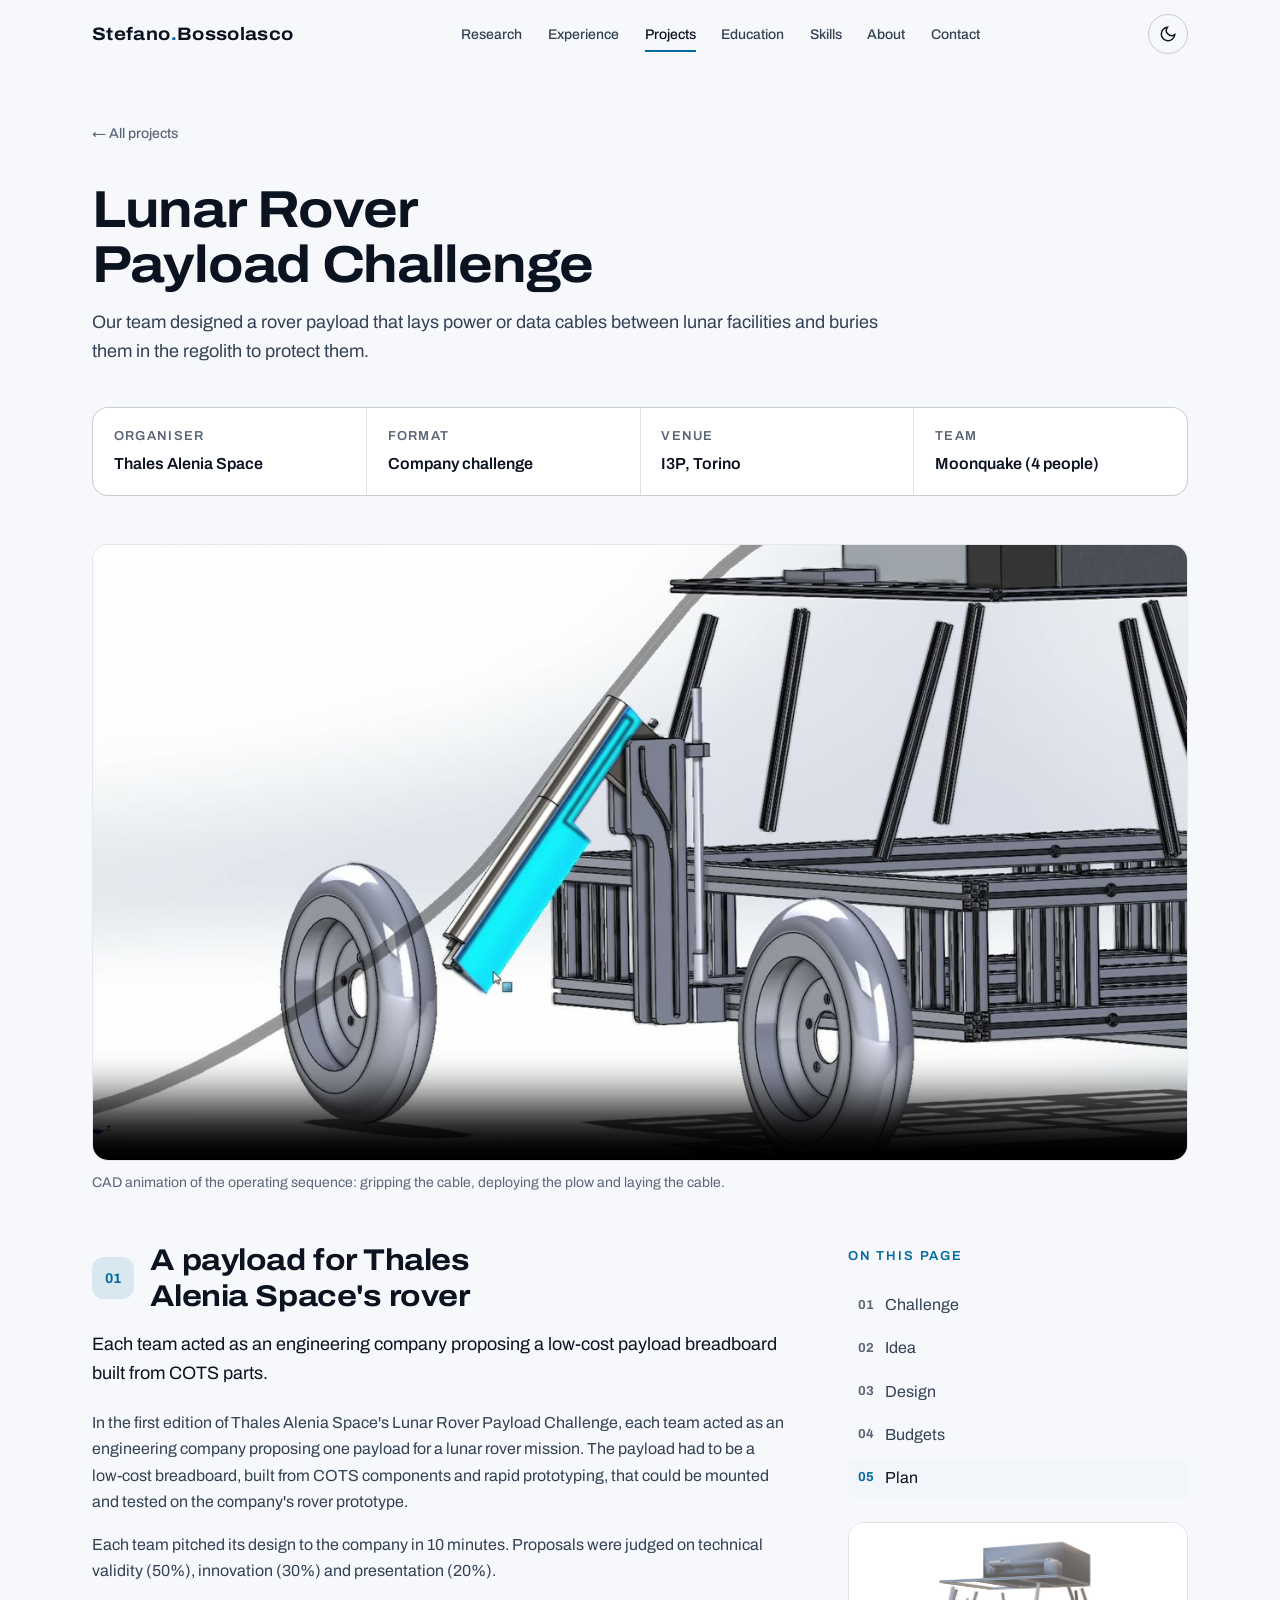
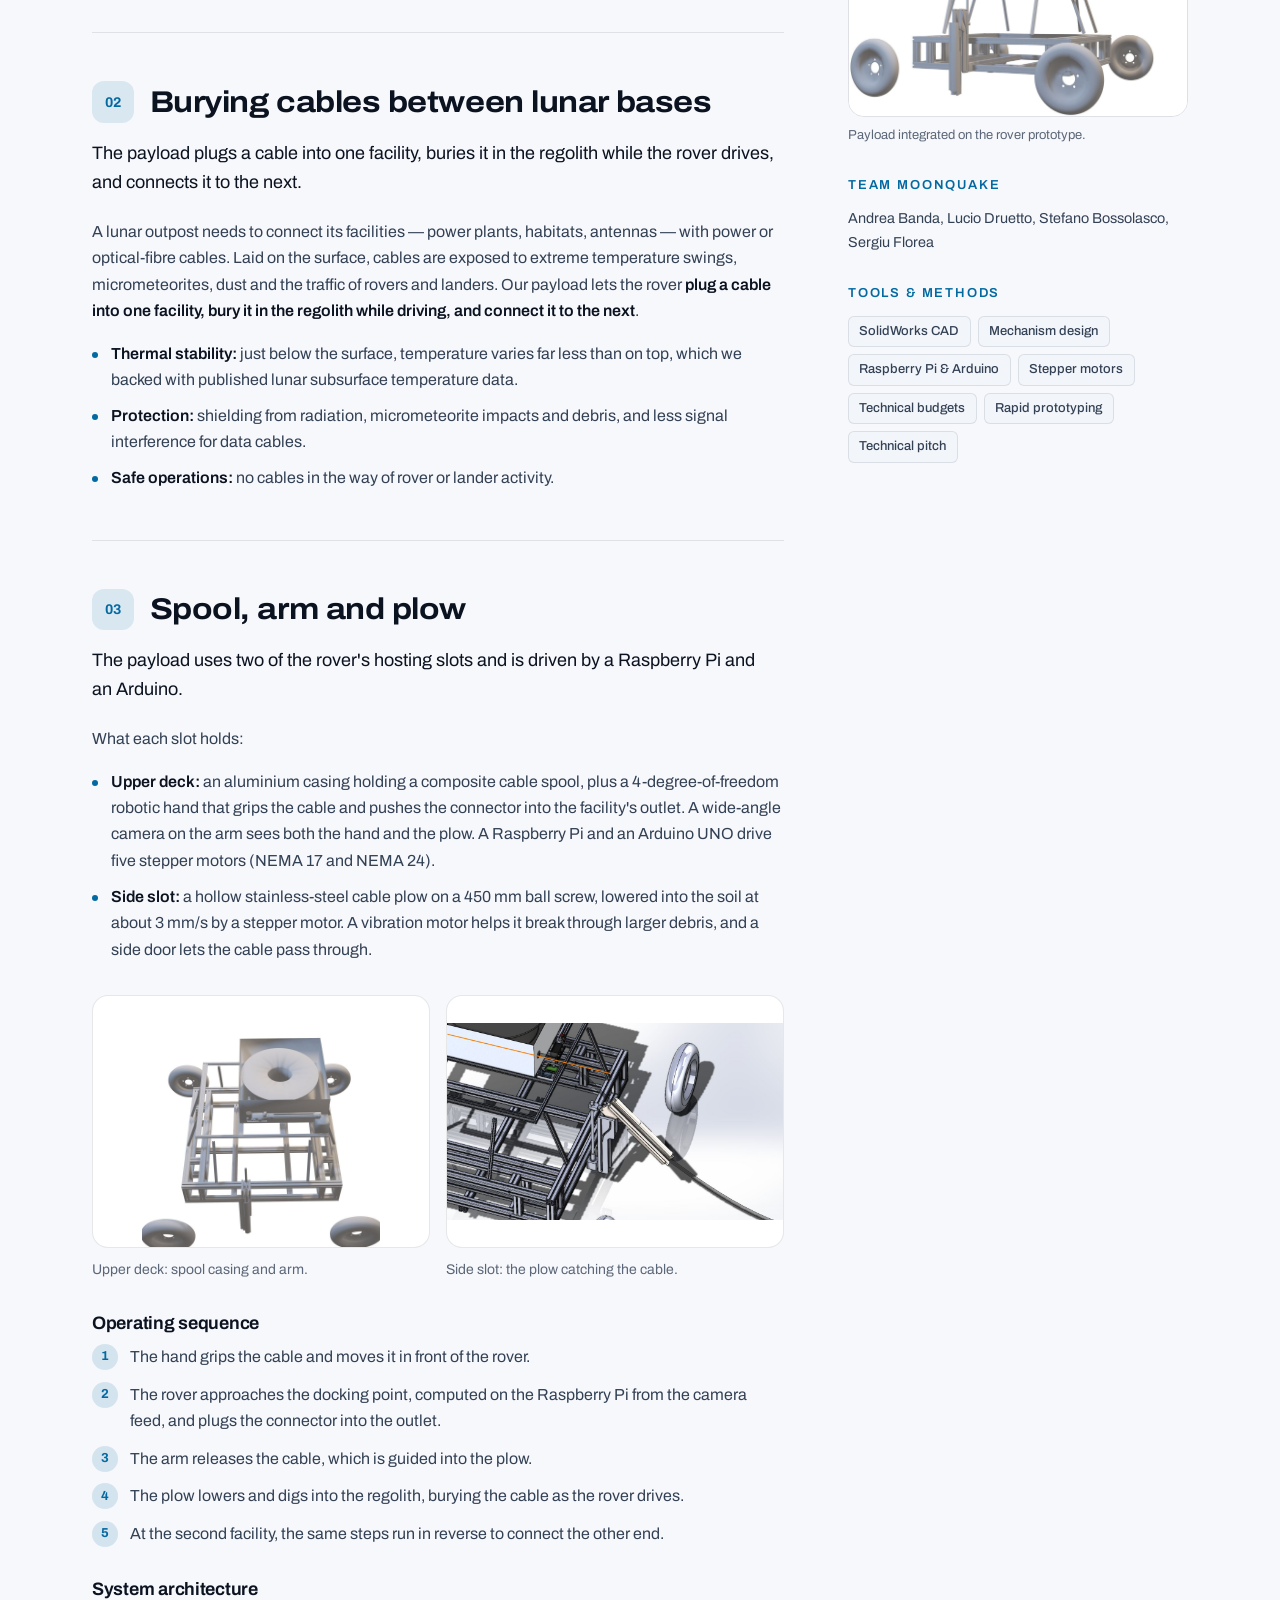
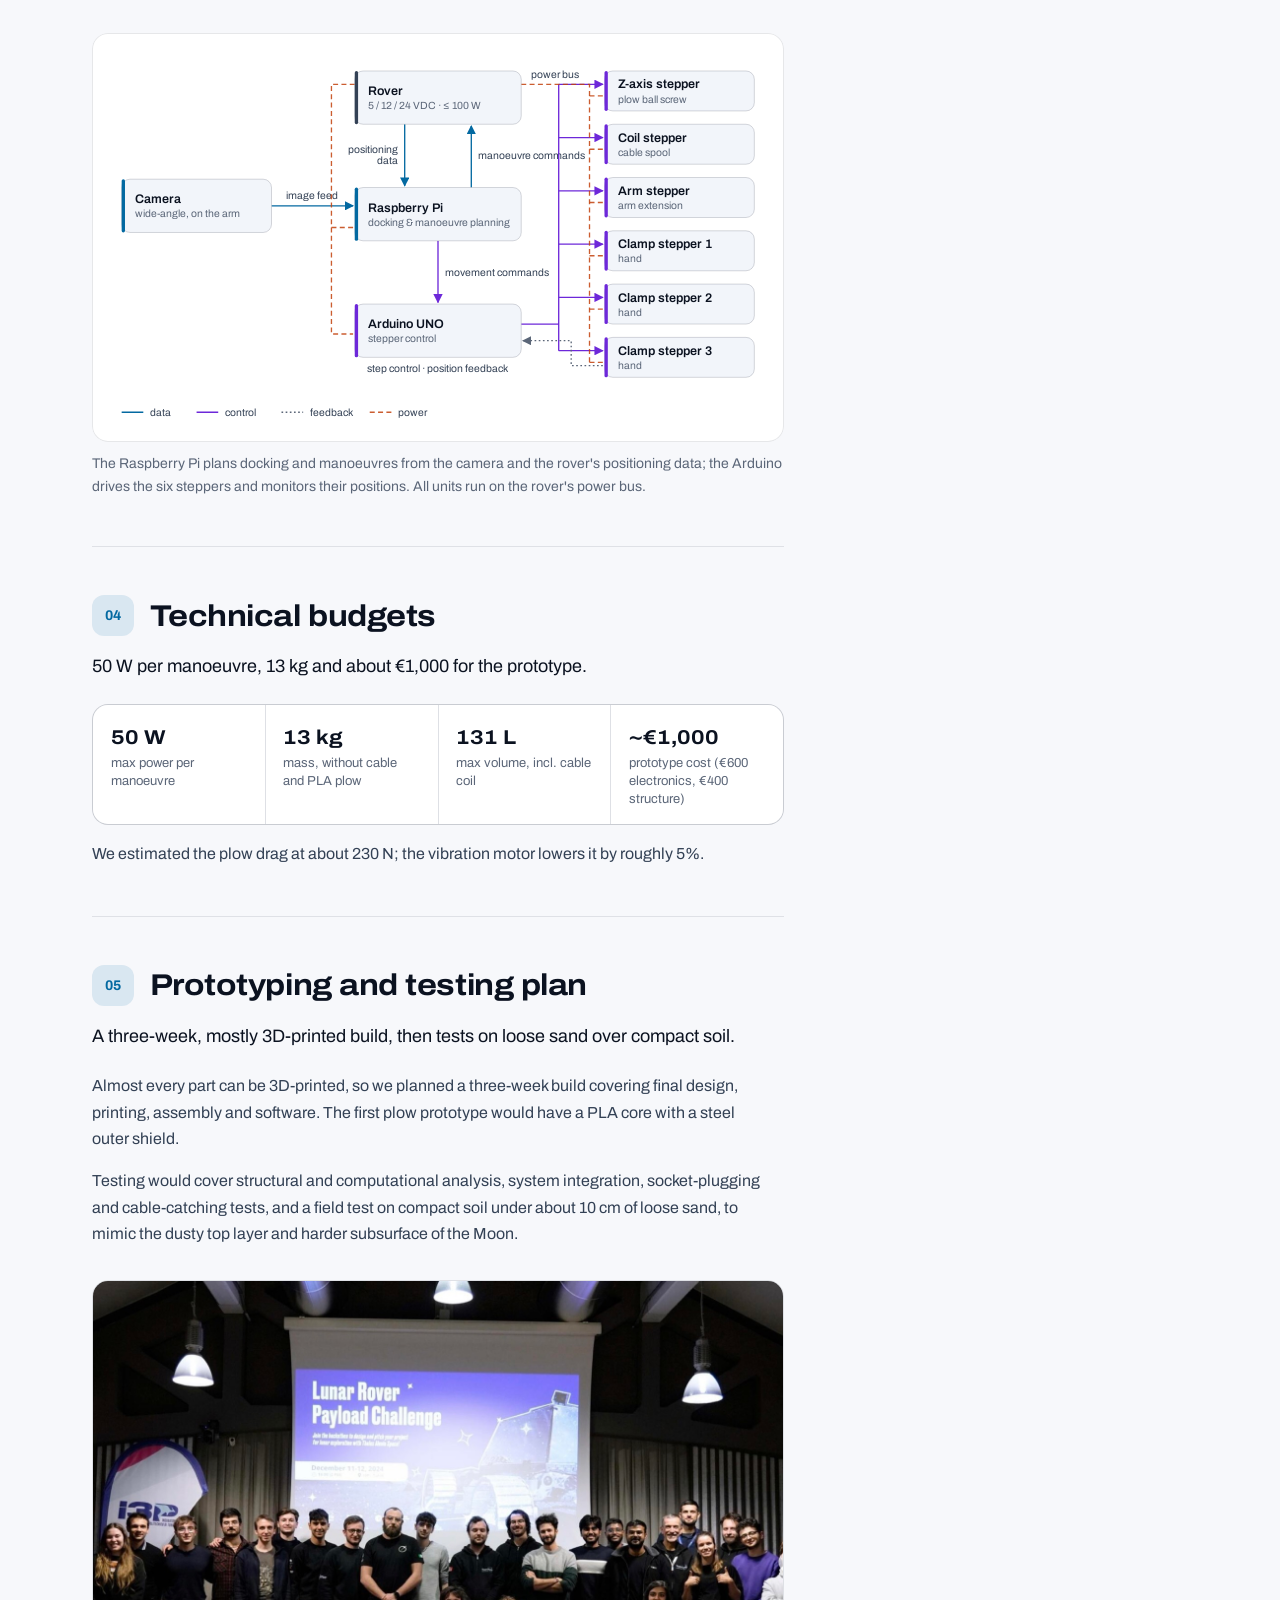
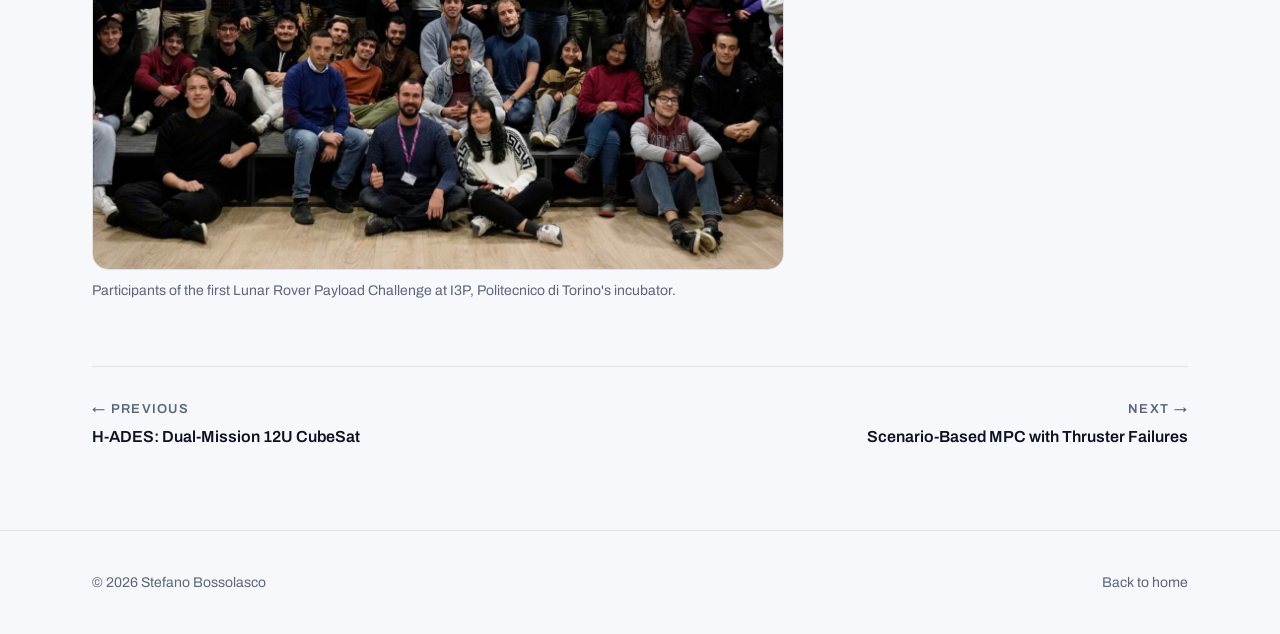
<file: progetto-rover.html>
<!DOCTYPE html>
<html lang="en" data-theme="dark">
<head>
    <meta charset="UTF-8">
    <meta name="viewport" content="width=device-width, initial-scale=1.0">
    <title>Lunar Rover Payload Challenge | Stefano Bossolasco</title>
    <meta name="description" content="Team Moonquake at the Thales Alenia Space Lunar Rover Payload Challenge: a rover payload that lays and buries power and data cables between lunar facilities.">
    <link rel="icon" href="data:image/svg+xml,<svg xmlns='http://www.w3.org/2000/svg' viewBox='0 0 32 32'><circle cx='16' cy='16' r='6' fill='%2338bdf8'/><ellipse cx='16' cy='16' rx='14' ry='5' fill='none' stroke='%2338bdf8' stroke-width='2' transform='rotate(-25 16 16)'/></svg>">
    <script>
        (function () {
            var t = null;
            try { t = localStorage.getItem('theme'); } catch (e) {}
            if (!t) t = window.matchMedia('(prefers-color-scheme: light)').matches ? 'light' : 'dark';
            document.documentElement.setAttribute('data-theme', t);
        })();
    </script>
    <link rel="preconnect" href="https://fonts.googleapis.com">
    <link rel="preconnect" href="https://fonts.gstatic.com" crossorigin>
    <link href="https://fonts.googleapis.com/css2?family=Archivo:wdth,wght@100..125,400..800&display=swap" rel="stylesheet">
    <link rel="stylesheet" href="style.css?v=25">
</head>
<body>
    <a href="#main" class="skip-link">Skip to content</a>

    <header class="navbar scrolled">
        <div class="nav-container">
            <a href="index.html" class="logo">Stefano<span>.</span>Bossolasco</a>
            <nav class="nav-menu" id="nav-menu" aria-label="Main">
                <a href="index.html#research" class="nav-link">Research</a>
                <a href="index.html#experience" class="nav-link">Experience</a>
                <a href="index.html#projects" class="nav-link active">Projects</a>
                <a href="index.html#education" class="nav-link">Education</a>
                <a href="index.html#skills" class="nav-link">Skills</a>
                <a href="about.html" class="nav-link">About</a>
                <a href="index.html#contact" class="nav-link">Contact</a>
            </nav>
            <div class="nav-controls">
                <button class="icon-btn theme-toggle" id="theme-toggle" aria-label="Toggle light/dark theme">
                    <svg class="sun-icon" viewBox="0 0 24 24" fill="none" stroke="currentColor" stroke-width="2" stroke-linecap="round"><circle cx="12" cy="12" r="5"/><path d="M12 1v2M12 21v2M4.22 4.22l1.42 1.42M18.36 18.36l1.42 1.42M1 12h2M21 12h2M4.22 19.78l1.42-1.42M18.36 5.64l1.42-1.42"/></svg>
                    <svg class="moon-icon" viewBox="0 0 24 24" fill="none" stroke="currentColor" stroke-width="2" stroke-linecap="round"><path d="M21 12.79A9 9 0 1 1 11.21 3 7 7 0 0 0 21 12.79z"/></svg>
                </button>
                <button class="icon-btn nav-toggle" id="nav-toggle" aria-label="Open menu" aria-expanded="false" aria-controls="nav-menu">
                    <span class="bar"></span><span class="bar"></span><span class="bar"></span>
                </button>
            </div>
        </div>
    </header>

    <main id="main" class="project-page">
        <div class="container">
            <a href="index.html#projects" class="breadcrumb">← All projects</a>

            <header class="project-header">
                <h1>Lunar Rover Payload Challenge</h1>
                <p class="lead">Our team designed a rover payload that lays power or data cables between lunar facilities and buries them in the regolith to protect them.</p>
            </header>

            <div class="project-meta">
                <div><small>Organiser</small><span>Thales Alenia Space</span></div>
                <div><small>Format</small><span>Company challenge</span></div>
                <div><small>Venue</small><span>I3P, Torino</span></div>
                <div><small>Team</small><span>Moonquake (4 people)</span></div>
            </div>

            <figure class="project-video">
                <video src="assets/rover/rover_sequence.mp4" poster="assets/rover/rover_sequence_poster.jpg" autoplay muted loop playsinline controls preload="metadata"></video>
                <figcaption>CAD animation of the operating sequence: gripping the cable, deploying the plow and laying the cable.</figcaption>
            </figure>

            <div class="project-layout">
                <article class="prose">
                    <section id="challenge" class="pblock">
                        <header class="pblock-head">
                            <span class="pblock-num">01</span>
                            <div><h2>A payload for Thales Alenia Space's rover</h2></div>
                        </header>
                        <p class="pblock-lead">Each team acted as an engineering company proposing a low-cost payload breadboard built from COTS parts.</p>
                        <p>In the first edition of Thales Alenia Space's Lunar Rover Payload Challenge, each team acted as an engineering company proposing one payload for a lunar rover mission. The payload had to be a low-cost breadboard, built from COTS components and rapid prototyping, that could be mounted and tested on the company's rover prototype.</p>
                        <p>Each team pitched its design to the company in 10 minutes. Proposals were judged on technical validity (50%), innovation (30%) and presentation (20%).</p>
                    </section>
                    <section id="idea" class="pblock">
                        <header class="pblock-head">
                            <span class="pblock-num">02</span>
                            <div><h2>Burying cables between lunar bases</h2></div>
                        </header>
                        <p class="pblock-lead">The payload plugs a cable into one facility, buries it in the regolith while the rover drives, and connects it to the next.</p>
                        <p>A lunar outpost needs to connect its facilities — power plants, habitats, antennas — with power or optical-fibre cables. Laid on the surface, cables are exposed to extreme temperature swings, micrometeorites, dust and the traffic of rovers and landers. Our payload lets the rover <strong>plug a cable into one facility, bury it in the regolith while driving, and connect it to the next</strong>.</p>
                        <ul>
                            <li><strong>Thermal stability:</strong> just below the surface, temperature varies far less than on top, which we backed with published lunar subsurface temperature data.</li>
                            <li><strong>Protection:</strong> shielding from radiation, micrometeorite impacts and debris, and less signal interference for data cables.</li>
                            <li><strong>Safe operations:</strong> no cables in the way of rover or lander activity.</li>
                        </ul>
                    </section>
                    <section id="design" class="pblock">
                        <header class="pblock-head">
                            <span class="pblock-num">03</span>
                            <div><h2>Spool, arm and plow</h2></div>
                        </header>
                        <p class="pblock-lead">The payload uses two of the rover's hosting slots and is driven by a Raspberry Pi and an Arduino.</p>
                        <p>What each slot holds:</p>
                        <ul>
                            <li><strong>Upper deck:</strong> an aluminium casing holding a composite cable spool, plus a 4-degree-of-freedom robotic hand that grips the cable and pushes the connector into the facility's outlet. A wide-angle camera on the arm sees both the hand and the plow. A Raspberry Pi and an Arduino UNO drive five stepper motors (NEMA 17 and NEMA 24).</li>
                            <li><strong>Side slot:</strong> a hollow stainless-steel cable plow on a 450 mm ball screw, lowered into the soil at about 3 mm/s by a stepper motor. A vibration motor helps it break through larger debris, and a side door lets the cable pass through.</li>
                        </ul>
                        <div class="figure-pair">
                            <figure class="prose-figure"><img src="assets/rover/payload_top.jpg" width="1044" height="1100" alt="Top view of the payload with the cable spool in its casing" loading="lazy"><figcaption>Upper deck: spool casing and arm.</figcaption></figure>
                            <figure class="prose-figure"><img src="assets/rover/plow_cable_catch.jpg" width="1100" height="644" alt="The plow catching the cable next to the rover wheel" loading="lazy"><figcaption>Side slot: the plow catching the cable.</figcaption></figure>
                        </div>
                        <h3>Operating sequence</h3>
                        <ol class="steps">
                            <li>The hand grips the cable and moves it in front of the rover.</li>
                            <li>The rover approaches the docking point, computed on the Raspberry Pi from the camera feed, and plugs the connector into the outlet.</li>
                            <li>The arm releases the cable, which is guided into the plow.</li>
                            <li>The plow lowers and digs into the regolith, burying the cable as the rover drives.</li>
                            <li>At the second facility, the same steps run in reverse to connect the other end.</li>
                        </ol>
                        <h3>System architecture</h3>
                        <figure class="prose-figure">
                            <div class="diagram-scroll"><svg class="system-diagram" viewBox="0 0 800 460" role="img" aria-labelledby="sa-title sa-desc" xmlns="http://www.w3.org/2000/svg"><title id="sa-title">Payload system architecture</title><desc id="sa-desc">The rover supplies power to all units and positioning data to the Raspberry Pi. The camera feeds images to the Raspberry Pi, which sends manoeuvre commands to the rover and movement commands to the Arduino UNO. The Arduino controls six stepper motors (Z-axis for the plow ball screw, coil for the cable spool, arm, and three clamp steppers for the hand) and reads back their positions.</desc><defs><style>.sa-box{fill:var(--surface-2,#f2f5fa);stroke:var(--border-strong,#c5ccd6);stroke-width:1}.sa-title{font-family:Archivo,Arial,sans-serif;font-size:15px;font-weight:600;fill:var(--text,#0b1220)}.sa-sub{font-family:Archivo,Arial,sans-serif;font-size:12.5px;fill:var(--muted,#5b6678)}.sa-label{font-family:Archivo,Arial,sans-serif;font-size:12.5px;fill:var(--text-2,#334155)}.sa-data{stroke:var(--accent,#0369a1)}.sa-ctrl{stroke:var(--industry,#6d28d9)}.sa-fb{stroke:var(--muted,#5b6678);stroke-dasharray:2 3}.sa-pwr{stroke:var(--venture,#c2410c);stroke-dasharray:6 4}</style><marker id="sa-arrow-data" viewBox="0 0 10 10" refX="9" refY="5" markerWidth="7" markerHeight="7" orient="auto-start-reverse"><path d="M0 0 L10 5 L0 10 z" style="fill: var(--accent)"/></marker><marker id="sa-arrow-ctrl" viewBox="0 0 10 10" refX="9" refY="5" markerWidth="7" markerHeight="7" orient="auto-start-reverse"><path d="M0 0 L10 5 L0 10 z" style="fill: var(--industry)"/></marker><marker id="sa-arrow-fb" viewBox="0 0 10 10" refX="9" refY="5" markerWidth="7" markerHeight="7" orient="auto-start-reverse"><path d="M0 0 L10 5 L0 10 z" style="fill: var(--muted)"/></marker></defs><path d="M360 94 V168" fill="none" stroke-width="1.6" class="sa-data" marker-end="url(#sa-arrow-data)"/><text x="352" y="128" class="sa-label" text-anchor="end">positioning</text><text x="352" y="142" class="sa-label" text-anchor="end">data</text><path d="M440 170 V96" fill="none" stroke-width="1.6" class="sa-data" marker-end="url(#sa-arrow-data)"/><text x="448" y="136" class="sa-label">manoeuvre commands</text><path d="M200 192 H298" fill="none" stroke-width="1.6" class="sa-data" marker-end="url(#sa-arrow-data)"/><text x="249" y="184" class="sa-label" text-anchor="middle">image feed</text><path d="M400 234 V308" fill="none" stroke-width="1.6" class="sa-ctrl" marker-end="url(#sa-arrow-ctrl)"/><text x="408" y="276" class="sa-label">movement commands</text><path d="M500 334 H545 M545 46 V366" fill="none" stroke-width="1.6" class="sa-ctrl"/><path d="M545 46 H598" fill="none" stroke-width="1.6" class="sa-ctrl" marker-end="url(#sa-arrow-ctrl)"/><path d="M545 110 H598" fill="none" stroke-width="1.6" class="sa-ctrl" marker-end="url(#sa-arrow-ctrl)"/><path d="M545 174 H598" fill="none" stroke-width="1.6" class="sa-ctrl" marker-end="url(#sa-arrow-ctrl)"/><path d="M545 238 H598" fill="none" stroke-width="1.6" class="sa-ctrl" marker-end="url(#sa-arrow-ctrl)"/><path d="M545 302 H598" fill="none" stroke-width="1.6" class="sa-ctrl" marker-end="url(#sa-arrow-ctrl)"/><path d="M545 366 H598" fill="none" stroke-width="1.6" class="sa-ctrl" marker-end="url(#sa-arrow-ctrl)"/><path d="M598 384 H560 V354 H502" fill="none" stroke-width="1.6" class="sa-fb" marker-end="url(#sa-arrow-fb)"/><text x="400" y="392" class="sa-label" text-anchor="middle">step control · position feedback</text><path d="M500 46 H582 V380" fill="none" stroke-width="1.6" class="sa-pwr"/><path d="M582 60 H598" fill="none" stroke-width="1.6" class="sa-pwr"/><path d="M582 124 H598" fill="none" stroke-width="1.6" class="sa-pwr"/><path d="M582 188 H598" fill="none" stroke-width="1.6" class="sa-pwr"/><path d="M582 252 H598" fill="none" stroke-width="1.6" class="sa-pwr"/><path d="M582 316 H598" fill="none" stroke-width="1.6" class="sa-pwr"/><path d="M582 380 H598" fill="none" stroke-width="1.6" class="sa-pwr"/><path d="M300 46 H272 V346 H298 M272 218 H298" fill="none" stroke-width="1.6" class="sa-pwr"/><text x="512" y="38" class="sa-label">power bus</text><g><rect x="300" y="30" width="200" height="64" rx="10" fill="#f2f5fa" stroke="#c5ccd6" class="sa-box"/><rect x="300" y="30" width="4" height="64" rx="2" style="fill: var(--text-2)"/><text x="316" y="59.0" class="sa-title">Rover</text><text x="316" y="76.0" class="sa-sub">5 / 12 / 24 VDC · ≤ 100 W</text></g><g><rect x="20" y="160" width="180" height="64" rx="10" fill="#f2f5fa" stroke="#c5ccd6" class="sa-box"/><rect x="20" y="160" width="4" height="64" rx="2" style="fill: var(--accent)"/><text x="36" y="189.0" class="sa-title">Camera</text><text x="36" y="206.0" class="sa-sub">wide-angle, on the arm</text></g><g><rect x="300" y="170" width="200" height="64" rx="10" fill="#f2f5fa" stroke="#c5ccd6" class="sa-box"/><rect x="300" y="170" width="4" height="64" rx="2" style="fill: var(--accent)"/><text x="316" y="199.0" class="sa-title">Raspberry Pi</text><text x="316" y="216.0" class="sa-sub">docking &amp; manoeuvre planning</text></g><g><rect x="300" y="310" width="200" height="64" rx="10" fill="#f2f5fa" stroke="#c5ccd6" class="sa-box"/><rect x="300" y="310" width="4" height="64" rx="2" style="fill: var(--industry)"/><text x="316" y="339.0" class="sa-title">Arduino UNO</text><text x="316" y="356.0" class="sa-sub">stepper control</text></g><g><rect x="600" y="30" width="180" height="48" rx="10" fill="#f2f5fa" stroke="#c5ccd6" class="sa-box"/><rect x="600" y="30" width="4" height="48" rx="2" style="fill: var(--industry)"/><text x="616" y="51.0" class="sa-title">Z-axis stepper</text><text x="616" y="68.0" class="sa-sub">plow ball screw</text></g><g><rect x="600" y="94" width="180" height="48" rx="10" fill="#f2f5fa" stroke="#c5ccd6" class="sa-box"/><rect x="600" y="94" width="4" height="48" rx="2" style="fill: var(--industry)"/><text x="616" y="115.0" class="sa-title">Coil stepper</text><text x="616" y="132.0" class="sa-sub">cable spool</text></g><g><rect x="600" y="158" width="180" height="48" rx="10" fill="#f2f5fa" stroke="#c5ccd6" class="sa-box"/><rect x="600" y="158" width="4" height="48" rx="2" style="fill: var(--industry)"/><text x="616" y="179.0" class="sa-title">Arm stepper</text><text x="616" y="196.0" class="sa-sub">arm extension</text></g><g><rect x="600" y="222" width="180" height="48" rx="10" fill="#f2f5fa" stroke="#c5ccd6" class="sa-box"/><rect x="600" y="222" width="4" height="48" rx="2" style="fill: var(--industry)"/><text x="616" y="243.0" class="sa-title">Clamp stepper 1</text><text x="616" y="260.0" class="sa-sub">hand</text></g><g><rect x="600" y="286" width="180" height="48" rx="10" fill="#f2f5fa" stroke="#c5ccd6" class="sa-box"/><rect x="600" y="286" width="4" height="48" rx="2" style="fill: var(--industry)"/><text x="616" y="307.0" class="sa-title">Clamp stepper 2</text><text x="616" y="324.0" class="sa-sub">hand</text></g><g><rect x="600" y="350" width="180" height="48" rx="10" fill="#f2f5fa" stroke="#c5ccd6" class="sa-box"/><rect x="600" y="350" width="4" height="48" rx="2" style="fill: var(--industry)"/><text x="616" y="371.0" class="sa-title">Clamp stepper 3</text><text x="616" y="388.0" class="sa-sub">hand</text></g><g transform="translate(20 440)"><line x1="0" y1="0" x2="26" y2="0" stroke-width="1.6" class="sa-data"/><text x="34" y="4" class="sa-label">data</text><line x1="90" y1="0" x2="116" y2="0" stroke-width="1.6" class="sa-ctrl"/><text x="124" y="4" class="sa-label">control</text><line x1="192" y1="0" x2="218" y2="0" stroke-width="1.6" class="sa-fb"/><text x="226" y="4" class="sa-label">feedback</text><line x1="298" y1="0" x2="324" y2="0" stroke-width="1.6" class="sa-pwr"/><text x="332" y="4" class="sa-label">power</text></g></svg></div>
                            <p class="swipe-hint">Swipe sideways to see the full diagram.</p>
                            <figcaption>The Raspberry Pi plans docking and manoeuvres from the camera and the rover's positioning data; the Arduino drives the six steppers and monitors their positions. All units run on the rover's power bus.</figcaption>
                        </figure>
                    </section>
                    <section id="budgets" class="pblock">
                        <header class="pblock-head">
                            <span class="pblock-num">04</span>
                            <div><h2>Technical budgets</h2></div>
                        </header>
                        <p class="pblock-lead">50 W per manoeuvre, 13 kg and about €1,000 for the prototype.</p>
                        <div class="stat-grid">
                            <div><strong>50 W</strong><span>max power per manoeuvre</span></div>
                            <div><strong>13 kg</strong><span>mass, without cable and PLA plow</span></div>
                            <div><strong>131 L</strong><span>max volume, incl. cable coil</span></div>
                            <div><strong>~€1,000</strong><span>prototype cost (€600 electronics, €400 structure)</span></div>
                        </div>
                        <p>We estimated the plow drag at about 230 N; the vibration motor lowers it by roughly 5%.</p>
                    </section>
                    <section id="plan" class="pblock">
                        <header class="pblock-head">
                            <span class="pblock-num">05</span>
                            <div><h2>Prototyping and testing plan</h2></div>
                        </header>
                        <p class="pblock-lead">A three-week, mostly 3D-printed build, then tests on loose sand over compact soil.</p>
                        <p>Almost every part can be 3D-printed, so we planned a three-week build covering final design, printing, assembly and software. The first plow prototype would have a PLA core with a steel outer shield.</p>
                        <p>Testing would cover structural and computational analysis, system integration, socket-plugging and cable-catching tests, and a field test on compact soil under about 10 cm of loose sand, to mimic the dusty top layer and harder subsurface of the Moon.</p>
                        <!-- TODO (Stefano): add your own role in the team and the outcome (placing / selection for 2025 prototyping). -->

                        <figure class="prose-figure">
                            <img src="assets/rover_hackathon_group.jpg" width="1400" height="1193" alt="Group photo of the challenge participants in front of the Lunar Rover Payload Challenge slide" loading="lazy">
                            <figcaption>Participants of the first Lunar Rover Payload Challenge at I3P, Politecnico di Torino's incubator.</figcaption>
                        </figure>
                    </section>
                </article>

                <aside class="project-aside">
                    <nav class="toc" aria-label="On this page">
                        <span class="eyebrow">On this page</span>
                        <ol>
                            <li><a href="#challenge"><span>01</span>Challenge</a></li>
                            <li><a href="#idea"><span>02</span>Idea</a></li>
                            <li><a href="#design"><span>03</span>Design</a></li>
                            <li><a href="#budgets"><span>04</span>Budgets</a></li>
                            <li><a href="#plan"><span>05</span>Plan</a></li>
                        </ol>
                    </nav>
                    <figure>
                        <img src="assets/rover/payload_side.jpg" width="1400" height="799" alt="CAD render of the rover prototype with the spool casing on the upper deck and the plow on the side">
                        <figcaption>Payload integrated on the rover prototype.</figcaption>
                    </figure>
                    <div>
                        <span class="eyebrow">Team Moonquake</span>
                        <p style="font-size: 0.9rem;">Andrea Banda, Lucio Druetto, Stefano Bossolasco, Sergiu Florea</p>
                    </div>
                    <div>
                        <span class="eyebrow">Tools &amp; methods</span>
                        <div class="tag-list">
                            <span class="tag">SolidWorks CAD</span>
                            <span class="tag">Mechanism design</span>
                            <span class="tag">Raspberry Pi &amp; Arduino</span>
                            <span class="tag">Stepper motors</span>
                            <span class="tag">Technical budgets</span>
                            <span class="tag">Rapid prototyping</span>
                            <span class="tag">Technical pitch</span>
                        </div>
                    </div>
                </aside>
            </div>

            <nav class="project-nav" aria-label="More projects">
                <a href="progetto-missione.html"><small>← Previous</small><span>H-ADES: Dual-Mission 12U CubeSat</span></a>
                <a href="progetto-mpc.html"><small>Next →</small><span>Scenario-Based MPC with Thruster Failures</span></a>
            </nav>
        </div>
    </main>

    <footer class="footer">
        <div class="container">
            <p>&copy; 2026 Stefano Bossolasco</p>
            <p><a href="index.html">Back to home</a></p>
        </div>
    </footer>

    <script src="app.js?v=19"></script>
    <script data-goatcounter="https://stefanobossolasco.goatcounter.com/count"
            async src="//gc.zgo.at/count.js"></script>
</body>
</html>
</file>
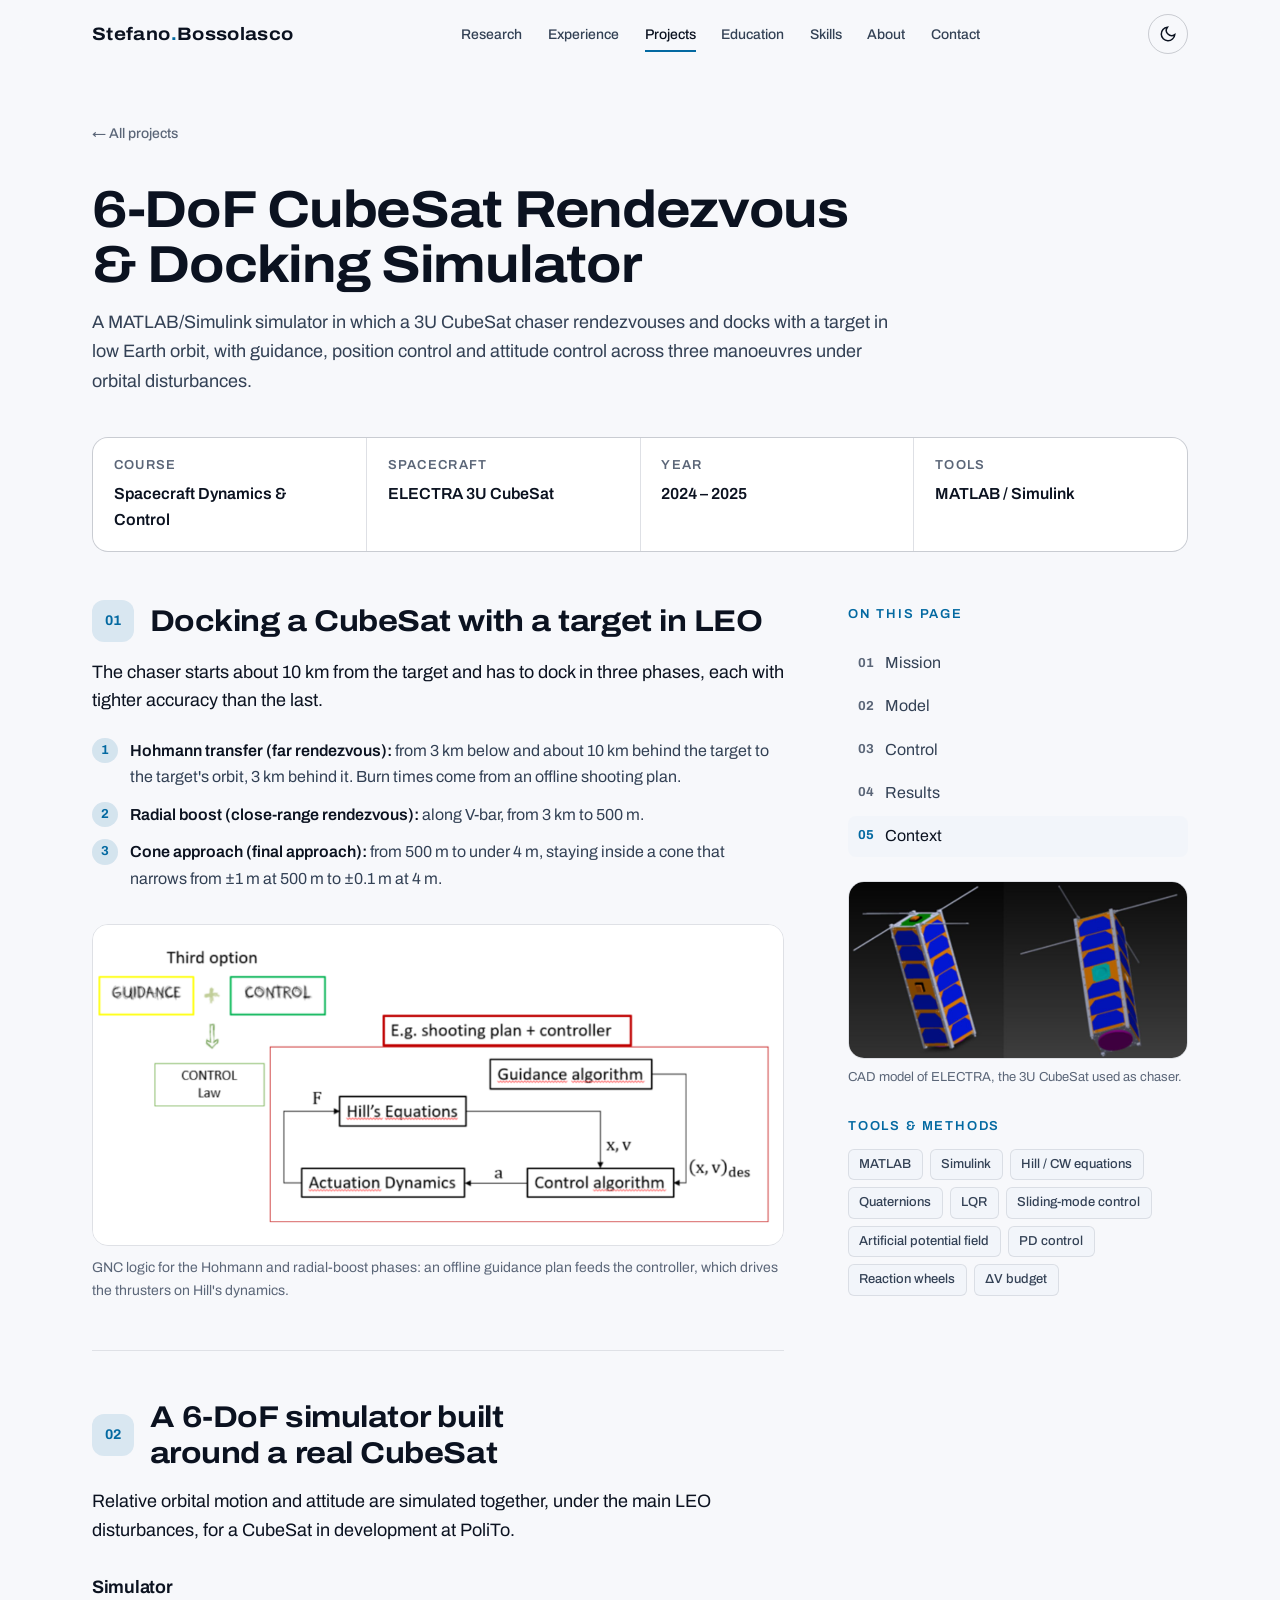
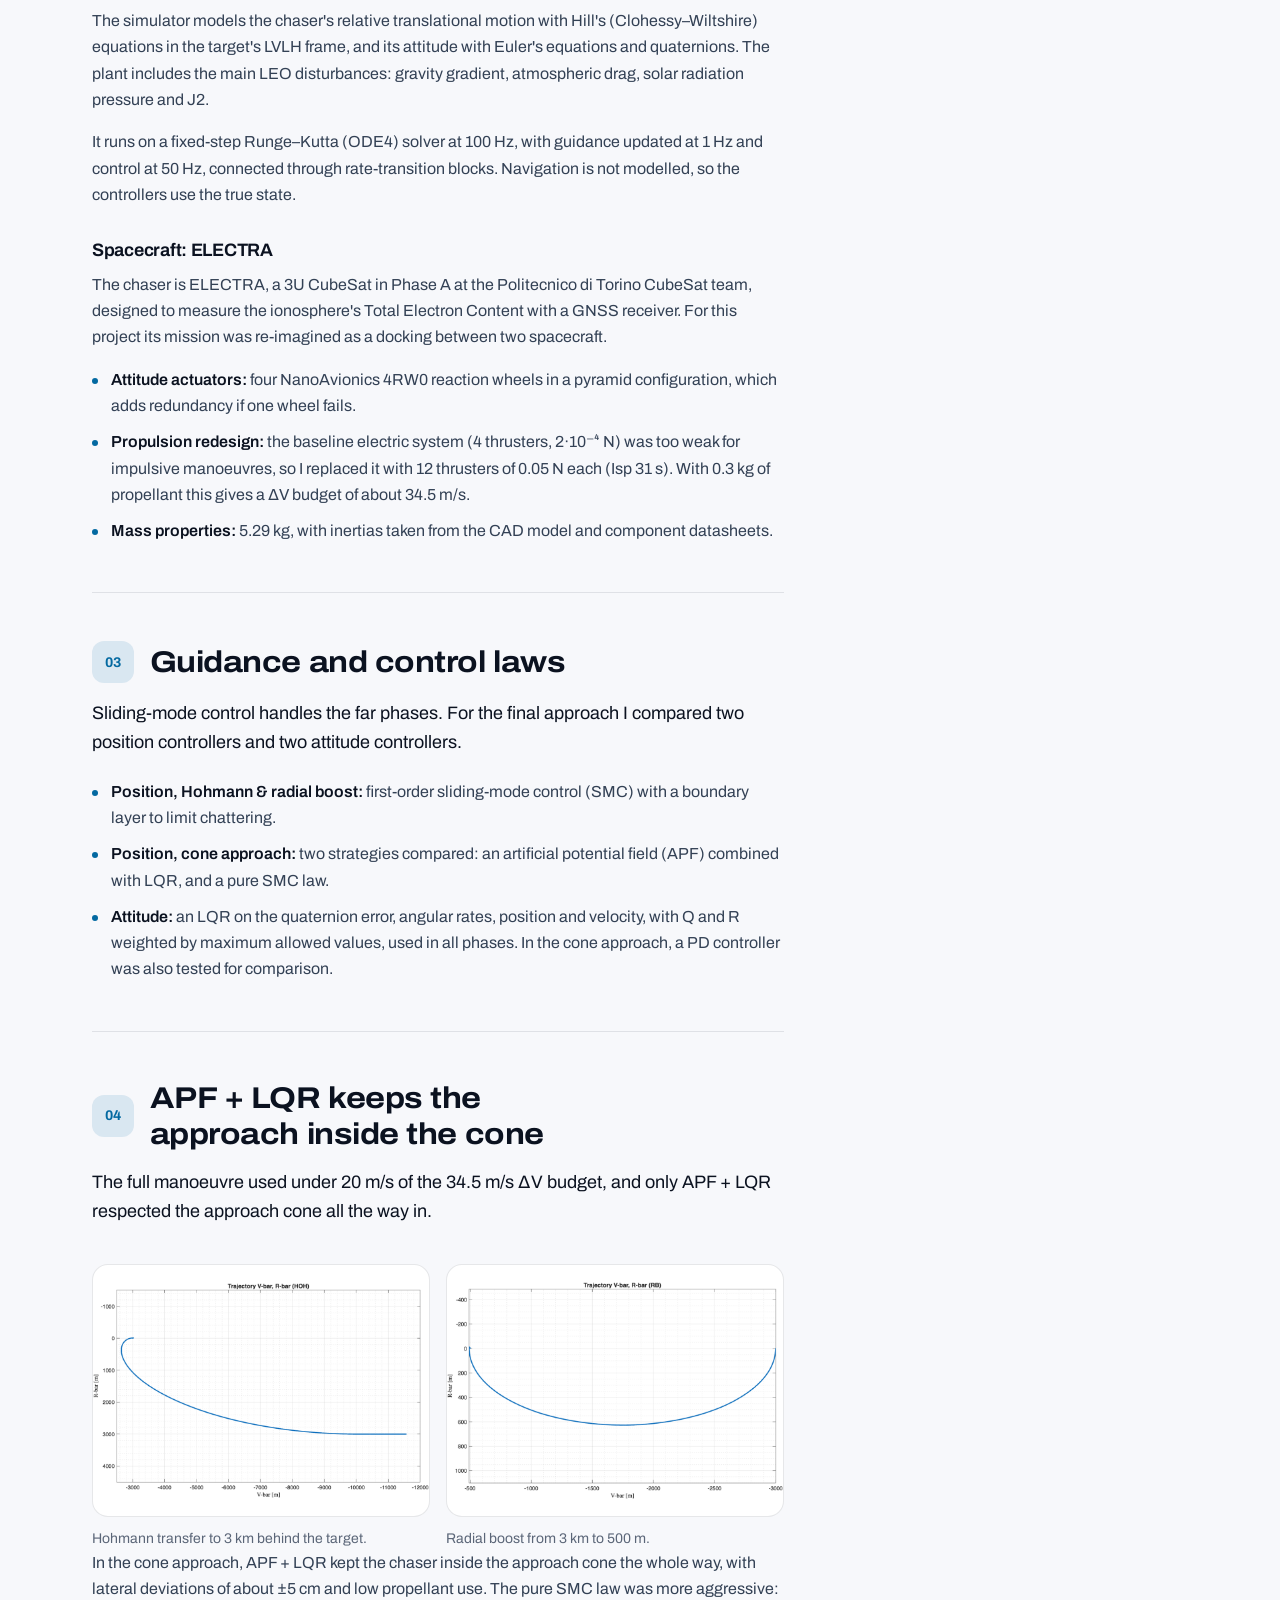
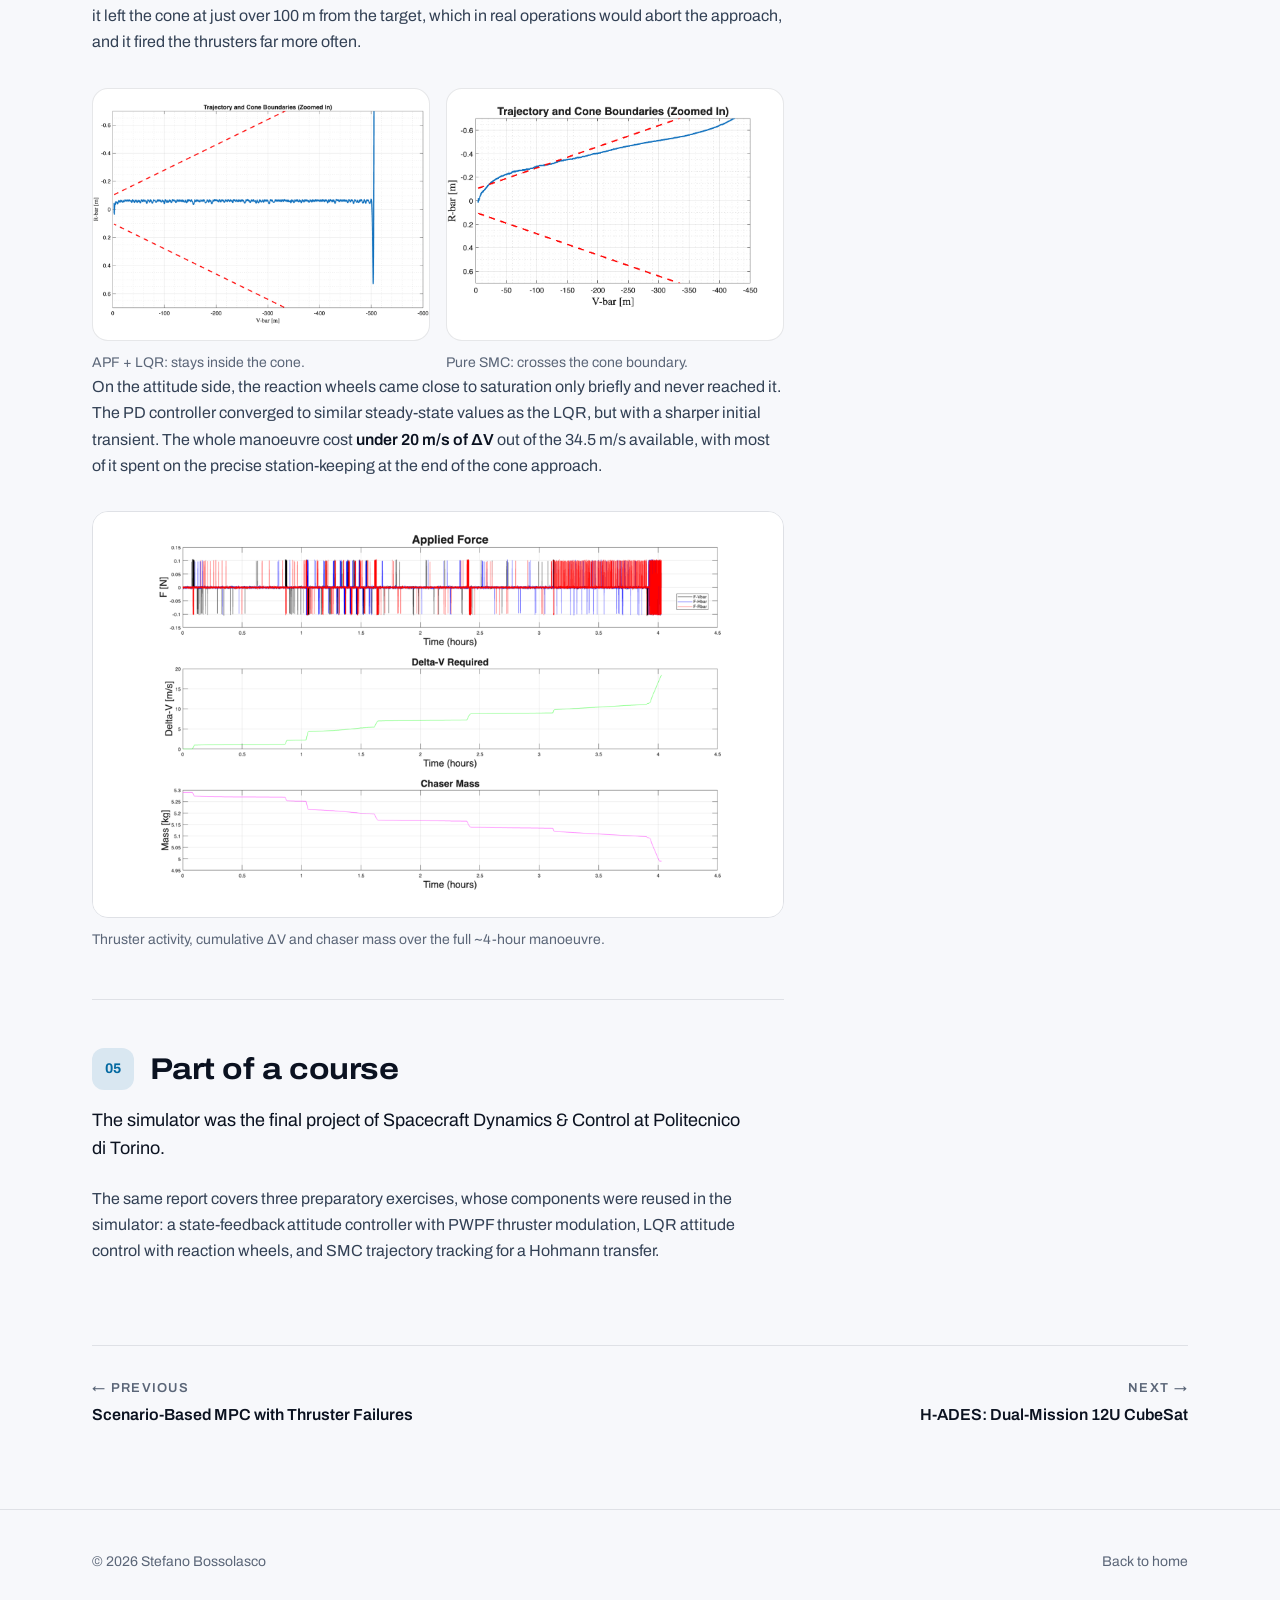
<file: progetto-simulatore.html>
<!DOCTYPE html>
<html lang="en" data-theme="dark">
<head>
    <meta charset="UTF-8">
    <meta name="viewport" content="width=device-width, initial-scale=1.0">
    <title>6-DoF CubeSat Docking Simulator | Stefano Bossolasco</title>
    <meta name="description" content="MATLAB/Simulink 6-DoF simulator of a 3U CubeSat rendezvous and docking in LEO: Hohmann, radial boost and cone approach with SMC, APF+LQR and LQR/PD attitude control.">
    <link rel="icon" href="data:image/svg+xml,<svg xmlns='http://www.w3.org/2000/svg' viewBox='0 0 32 32'><circle cx='16' cy='16' r='6' fill='%2338bdf8'/><ellipse cx='16' cy='16' rx='14' ry='5' fill='none' stroke='%2338bdf8' stroke-width='2' transform='rotate(-25 16 16)'/></svg>">
    <script>
        (function () {
            var t = null;
            try { t = localStorage.getItem('theme'); } catch (e) {}
            if (!t) t = window.matchMedia('(prefers-color-scheme: light)').matches ? 'light' : 'dark';
            document.documentElement.setAttribute('data-theme', t);
        })();
    </script>
    <link rel="preconnect" href="https://fonts.googleapis.com">
    <link rel="preconnect" href="https://fonts.gstatic.com" crossorigin>
    <link href="https://fonts.googleapis.com/css2?family=Archivo:wdth,wght@100..125,400..800&display=swap" rel="stylesheet">
    <link rel="stylesheet" href="style.css?v=25">
</head>
<body>
    <a href="#main" class="skip-link">Skip to content</a>

    <header class="navbar scrolled">
        <div class="nav-container">
            <a href="index.html" class="logo">Stefano<span>.</span>Bossolasco</a>
            <nav class="nav-menu" id="nav-menu" aria-label="Main">
                <a href="index.html#research" class="nav-link">Research</a>
                <a href="index.html#experience" class="nav-link">Experience</a>
                <a href="index.html#projects" class="nav-link active">Projects</a>
                <a href="index.html#education" class="nav-link">Education</a>
                <a href="index.html#skills" class="nav-link">Skills</a>
                <a href="about.html" class="nav-link">About</a>
                <a href="index.html#contact" class="nav-link">Contact</a>
            </nav>
            <div class="nav-controls">
                <button class="icon-btn theme-toggle" id="theme-toggle" aria-label="Toggle light/dark theme">
                    <svg class="sun-icon" viewBox="0 0 24 24" fill="none" stroke="currentColor" stroke-width="2" stroke-linecap="round"><circle cx="12" cy="12" r="5"/><path d="M12 1v2M12 21v2M4.22 4.22l1.42 1.42M18.36 18.36l1.42 1.42M1 12h2M21 12h2M4.22 19.78l1.42-1.42M18.36 5.64l1.42-1.42"/></svg>
                    <svg class="moon-icon" viewBox="0 0 24 24" fill="none" stroke="currentColor" stroke-width="2" stroke-linecap="round"><path d="M21 12.79A9 9 0 1 1 11.21 3 7 7 0 0 0 21 12.79z"/></svg>
                </button>
                <button class="icon-btn nav-toggle" id="nav-toggle" aria-label="Open menu" aria-expanded="false" aria-controls="nav-menu">
                    <span class="bar"></span><span class="bar"></span><span class="bar"></span>
                </button>
            </div>
        </div>
    </header>

    <main id="main" class="project-page">
        <div class="container">
            <a href="index.html#projects" class="breadcrumb">← All projects</a>

            <header class="project-header">
                <h1>6-DoF CubeSat Rendezvous &amp; Docking Simulator</h1>
                <p class="lead">A MATLAB/Simulink simulator in which a 3U CubeSat chaser rendezvouses and docks with a target in low Earth orbit, with guidance, position control and attitude control across three manoeuvres under orbital disturbances.</p>
            </header>

            <div class="project-meta">
                <div><small>Course</small><span>Spacecraft Dynamics &amp; Control</span></div>
                <div><small>Spacecraft</small><span>ELECTRA 3U CubeSat</span></div>
                <div><small>Year</small><span>2024 – 2025</span></div>
                <div><small>Tools</small><span>MATLAB / Simulink</span></div>
            </div>

            <div class="project-layout">
                <article class="prose">
                    <section id="mission" class="pblock">
                        <header class="pblock-head">
                            <span class="pblock-num">01</span>
                            <div><h2>Docking a CubeSat with a target in LEO</h2></div>
                        </header>
                        <p class="pblock-lead">The chaser starts about 10 km from the target and has to dock in three phases, each with tighter accuracy than the last.</p>
                        <ol class="steps">
                            <li><strong>Hohmann transfer (far rendezvous):</strong> from 3 km below and about 10 km behind the target to the target's orbit, 3 km behind it. Burn times come from an offline shooting plan.</li>
                            <li><strong>Radial boost (close-range rendezvous):</strong> along V-bar, from 3 km to 500 m.</li>
                            <li><strong>Cone approach (final approach):</strong> from 500 m to under 4 m, staying inside a cone that narrows from ±1 m at 500 m to ±0.1 m at 4 m.</li>
                        </ol>
                        <figure class="prose-figure"><img src="assets/sim/gnc_logic.png" width="1000" height="464" alt="GNC loop: guidance algorithm, control algorithm, actuation dynamics and Hill's equations in closed loop" loading="lazy"><figcaption>GNC logic for the Hohmann and radial-boost phases: an offline guidance plan feeds the controller, which drives the thrusters on Hill's dynamics.</figcaption></figure>
                    </section>
                    <section id="model" class="pblock">
                        <header class="pblock-head">
                            <span class="pblock-num">02</span>
                            <div><h2>A 6-DoF simulator built around a real CubeSat</h2></div>
                        </header>
                        <p class="pblock-lead">Relative orbital motion and attitude are simulated together, under the main LEO disturbances, for a CubeSat in development at PoliTo.</p>
                        <h3>Simulator</h3>
                        <p>The simulator models the chaser's relative translational motion with Hill's (Clohessy–Wiltshire) equations in the target's LVLH frame, and its attitude with Euler's equations and quaternions. The plant includes the main LEO disturbances: gravity gradient, atmospheric drag, solar radiation pressure and J2.</p>
                        <p>It runs on a fixed-step Runge–Kutta (ODE4) solver at 100 Hz, with guidance updated at 1 Hz and control at 50 Hz, connected through rate-transition blocks. Navigation is not modelled, so the controllers use the true state.</p>
                        <h3>Spacecraft: ELECTRA</h3>
                        <p>The chaser is ELECTRA, a 3U CubeSat in Phase A at the Politecnico di Torino CubeSat team, designed to measure the ionosphere's Total Electron Content with a GNSS receiver. For this project its mission was re-imagined as a docking between two spacecraft.</p>
                        <ul>
                            <li><strong>Attitude actuators:</strong> four NanoAvionics 4RW0 reaction wheels in a pyramid configuration, which adds redundancy if one wheel fails.</li>
                            <li><strong>Propulsion redesign:</strong> the baseline electric system (4 thrusters, 2·10⁻⁴ N) was too weak for impulsive manoeuvres, so I replaced it with 12 thrusters of 0.05 N each (Isp 31 s). With 0.3 kg of propellant this gives a ΔV budget of about 34.5 m/s.</li>
                            <li><strong>Mass properties:</strong> 5.29 kg, with inertias taken from the CAD model and component datasheets.</li>
                        </ul>
                    </section>
                    <section id="control" class="pblock">
                        <header class="pblock-head">
                            <span class="pblock-num">03</span>
                            <div><h2>Guidance and control laws</h2></div>
                        </header>
                        <p class="pblock-lead">Sliding-mode control handles the far phases. For the final approach I compared two position controllers and two attitude controllers.</p>
                        <ul>
                            <li><strong>Position, Hohmann &amp; radial boost:</strong> first-order sliding-mode control (SMC) with a boundary layer to limit chattering.</li>
                            <li><strong>Position, cone approach:</strong> two strategies compared: an artificial potential field (APF) combined with LQR, and a pure SMC law.</li>
                            <li><strong>Attitude:</strong> an LQR on the quaternion error, angular rates, position and velocity, with Q and R weighted by maximum allowed values, used in all phases. In the cone approach, a PD controller was also tested for comparison.</li>
                        </ul>
                    </section>
                    <section id="results" class="pblock">
                        <header class="pblock-head">
                            <span class="pblock-num">04</span>
                            <div><h2>APF + LQR keeps the approach inside the cone</h2></div>
                        </header>
                        <p class="pblock-lead">The full manoeuvre used under 20 m/s of the 34.5 m/s ΔV budget, and only APF + LQR respected the approach cone all the way in.</p>
                        <div class="figure-pair">
                            <figure class="prose-figure"><img src="assets/sim/hohmann_trajectory.png" width="1000" height="640" alt="Hohmann transfer trajectory in the V-bar / R-bar plane" loading="lazy"><figcaption>Hohmann transfer to 3 km behind the target.</figcaption></figure>
                            <figure class="prose-figure"><img src="assets/sim/radial_boost_trajectory.png" width="1000" height="646" alt="Radial boost trajectory from 3000 m to 500 m along V-bar" loading="lazy"><figcaption>Radial boost from 3 km to 500 m.</figcaption></figure>
                        </div>
                        <p>In the cone approach, APF + LQR kept the chaser inside the approach cone the whole way, with lateral deviations of about ±5 cm and low propellant use. The pure SMC law was more aggressive: it left the cone at just over 100 m from the target, which in real operations would abort the approach, and it fired the thrusters far more often.</p>
                        <div class="figure-pair">
                            <figure class="prose-figure"><img src="assets/sim/cone_apf_lqr.png" width="1000" height="654" alt="Cone approach with APF and LQR: trajectory stays within the cone boundaries" loading="lazy"><figcaption>APF + LQR: stays inside the cone.</figcaption></figure>
                            <figure class="prose-figure"><img src="assets/sim/cone_smc.png" width="969" height="625" alt="Cone approach with pure SMC: trajectory crosses the upper cone boundary" loading="lazy"><figcaption>Pure SMC: crosses the cone boundary.</figcaption></figure>
                        </div>
                        <p>On the attitude side, the reaction wheels came close to saturation only briefly and never reached it. The PD controller converged to similar steady-state values as the LQR, but with a sharper initial transient. The whole manoeuvre cost <strong>under 20 m/s of ΔV</strong> out of the 34.5 m/s available, with most of it spent on the precise station-keeping at the end of the cone approach.</p>
                        <figure class="prose-figure"><img src="assets/sim/deltav_mass.png" width="1000" height="587" alt="Applied thruster force, cumulative delta-V and chaser mass over the full manoeuvre" loading="lazy"><figcaption>Thruster activity, cumulative ΔV and chaser mass over the full ~4-hour manoeuvre.</figcaption></figure>
                    </section>
                    <section id="context" class="pblock">
                        <header class="pblock-head">
                            <span class="pblock-num">05</span>
                            <div><h2>Part of a course</h2></div>
                        </header>
                        <p class="pblock-lead">The simulator was the final project of Spacecraft Dynamics &amp; Control at Politecnico di Torino.</p>
                        <p>The same report covers three preparatory exercises, whose components were reused in the simulator: a state-feedback attitude controller with PWPF thruster modulation, LQR attitude control with reaction wheels, and SMC trajectory tracking for a Hohmann transfer.</p>
                    </section>
                </article>

                <aside class="project-aside">
                    <nav class="toc" aria-label="On this page">
                        <span class="eyebrow">On this page</span>
                        <ol>
                            <li><a href="#mission"><span>01</span>Mission</a></li>
                            <li><a href="#model"><span>02</span>Model</a></li>
                            <li><a href="#control"><span>03</span>Control</a></li>
                            <li><a href="#results"><span>04</span>Results</a></li>
                            <li><a href="#context"><span>05</span>Context</a></li>
                        </ol>
                    </nav>
                    <figure>
                        <img src="assets/sim/electra_cad.jpg" width="1200" height="625" alt="CAD model of the ELECTRA 3U CubeSat">
                        <figcaption>CAD model of ELECTRA, the 3U CubeSat used as chaser.</figcaption>
                    </figure>
                    <div>
                        <span class="eyebrow">Tools &amp; methods</span>
                        <div class="tag-list">
                            <span class="tag">MATLAB</span>
                            <span class="tag">Simulink</span>
                            <span class="tag">Hill / CW equations</span>
                            <span class="tag">Quaternions</span>
                            <span class="tag">LQR</span>
                            <span class="tag">Sliding-mode control</span>
                            <span class="tag">Artificial potential field</span>
                            <span class="tag">PD control</span>
                            <span class="tag">Reaction wheels</span>
                            <span class="tag">ΔV budget</span>
                        </div>
                    </div>
                </aside>
            </div>

            <nav class="project-nav" aria-label="More projects">
                <a href="progetto-mpc.html"><small>← Previous</small><span>Scenario-Based MPC with Thruster Failures</span></a>
                <a href="progetto-missione.html"><small>Next →</small><span>H-ADES: Dual-Mission 12U CubeSat</span></a>
            </nav>
        </div>
    </main>

    <footer class="footer">
        <div class="container">
            <p>&copy; 2026 Stefano Bossolasco</p>
            <p><a href="index.html">Back to home</a></p>
        </div>
    </footer>

    <script src="app.js?v=19"></script>
    <script data-goatcounter="https://stefanobossolasco.goatcounter.com/count"
            async src="//gc.zgo.at/count.js"></script>
</body>
</html>
</file>
<file: style.css>
/* ==========================================================================
   STEFANO BOSSOLASCO — PORTFOLIO STYLESHEET
   Shared by index.html and all progetto-*.html pages.
   Theme is driven by html[data-theme="light" | "dark"] (set in <head>).
   ========================================================================== */

/* --- Design tokens --- */
:root {
    /* One variable family: Archivo. Headings use its expanded width, text the normal width. */
    --font-body: 'Archivo', 'Helvetica Neue', Arial, sans-serif;
    --font-display: var(--font-body);
    --display-stretch: 112%;

    /* Type roles (1.25 step from body to card headings) */
    --fs-label: 0.8125rem;   /* 13px: tags, small caps labels */
    --fs-small: 0.875rem;    /* 14px: captions, dates, metadata */
    --fs-body: 1rem;         /* 16px: body and list text */
    --fs-lead: 1.125rem;     /* 18px: leads, card labels */
    --fs-card: 1.25rem;      /* 20px: card and item headings */
    --fs-sub: clamp(1.5rem, 2.6vw, 1.875rem);       /* project section headings */
    --fs-section: clamp(2.125rem, 3.8vw, 2.875rem); /* homepage section headings */
    --fs-page: clamp(2.25rem, 4.8vw, 3.25rem);      /* project page titles */
    --fs-display: clamp(2.75rem, 6.5vw, 4.75rem);   /* hero names */

    --bg: #070a12;
    --bg-alt: #0a0f1b;
    --surface: #0e1424;
    --surface-2: #141c30;
    --border: rgba(148, 163, 184, 0.14);
    --border-strong: rgba(148, 163, 184, 0.28);

    --text: #e8edf5;
    --text-2: #b4bfd0;
    --muted: #8590a5;

    --accent: #38bdf8;
    --accent-ink: #04111d;

    /* One colour per career track */
    --research: #38bdf8;
    --industry: #a78bfa;
    --venture: #fb923c;

    --nav-bg: rgba(7, 10, 18, 0.78);
    --shadow: 0 18px 40px -18px rgba(0, 0, 0, 0.6);

    --radius: 16px;
    --radius-sm: 10px;
    --max-width: 1160px;
    --ease-out: cubic-bezier(0.23, 1, 0.32, 1);
    --ease-in-out: cubic-bezier(0.77, 0, 0.175, 1);
}

html[data-theme="light"] {
    --bg: #f7f8fb;
    --bg-alt: #eef1f6;
    --surface: #ffffff;
    --surface-2: #f2f5fa;
    --border: rgba(15, 23, 42, 0.1);
    --border-strong: rgba(15, 23, 42, 0.2);

    --text: #0b1220;
    --text-2: #334155;
    --muted: #5b6678;

    --accent: #0369a1;
    --accent-ink: #ffffff;

    --research: #0369a1;
    --industry: #6d28d9;
    --venture: #c2410c;

    --nav-bg: rgba(247, 248, 251, 0.85);
    --shadow: 0 18px 40px -22px rgba(15, 23, 42, 0.25);
}

/* --- Reset & base --- */
*, *::before, *::after { margin: 0; padding: 0; box-sizing: border-box; }

html { scroll-behavior: smooth; scroll-padding-top: 80px; }

body {
    background: var(--bg);
    color: var(--text);
    font-family: var(--font-body);
    font-size: var(--fs-body);
    line-height: 1.65;
    -webkit-font-smoothing: antialiased;
    overflow-x: hidden;
}

h1, h2, h3, h4 {
    font-family: var(--font-display);
    font-weight: 650;
    line-height: 1.2;
    letter-spacing: -0.015em;
    color: var(--text);
}

p { color: var(--text-2); }
a { color: inherit; text-decoration: none; }
ul, ol { list-style: none; }
img { max-width: 100%; height: auto; display: block; }
[hidden] { display: none !important; }
html[data-theme="light"] .only-dark, html[data-theme="dark"] .only-light { display: none !important; }
strong { color: var(--text); font-weight: 600; }
/* Display roles take the expanded width; smaller headings stay at normal width */
h1, h2, .logo, .hero-title, .section-title, .stat-grid strong { font-stretch: var(--display-stretch); font-weight: 700; }
.hero-title, .about-hero h1, .project-header h1 { letter-spacing: -0.025em; line-height: 1.04; }
/* Dates, figures and table data line up */
.exp-date, .edu-date, .tl-date, .stat-grid strong, .project-meta span, .chart-table td { font-variant-numeric: tabular-nums; }
/* Light text on dark surfaces reads slightly heavier and tighter: open it up a touch */
html[data-theme="dark"] body { letter-spacing: 0.005em; }
::view-transition-old(root), ::view-transition-new(root) { animation-duration: 220ms; animation-timing-function: ease; }
::selection { background: color-mix(in srgb, var(--accent) 30%, transparent); color: var(--text); }
/* Native scrollbars and controls follow the active theme */
html[data-theme="light"] { color-scheme: light; }
html[data-theme="dark"] { color-scheme: dark; }
html { scrollbar-color: var(--border-strong) var(--bg); }
h1, h2, h3 { text-wrap: balance; }
p, li, figcaption { text-wrap: pretty; }

:focus-visible { outline: 2px solid var(--accent); outline-offset: 3px; border-radius: 4px; }

.skip-link {
    position: absolute; left: 1rem; top: -100px; z-index: 200;
    background: var(--accent); color: var(--accent-ink);
    padding: 0.6rem 1rem; border-radius: var(--radius-sm); font-weight: 600;
}
.skip-link:focus { top: 1rem; }

/* --- Layout --- */
.container { width: 100%; max-width: var(--max-width); margin: 0 auto; padding: 0 2rem; }
.section { padding: 6.5rem 0; position: relative; }
.section-alt { background: color-mix(in srgb, var(--bg-alt) 85%, transparent); }

.section-header { margin-bottom: 3rem; max-width: 720px; }
.eyebrow {
    display: inline-block;
    font-family: var(--font-display);
    font-size: var(--fs-label);
    font-weight: 600;
    letter-spacing: 0.14em;
    text-transform: uppercase;
    color: var(--accent);
    margin-bottom: 0.7rem;
}
.section-title { font-size: var(--fs-section); margin-bottom: 0.8rem; }
.section-lead { font-size: var(--fs-lead); }

/* --- Background canvas --- */
#orbit-canvas {
    position: fixed; inset: 0; width: 100%; height: 100%;
    z-index: -1; pointer-events: none; opacity: 0.55;
}

/* --- Navigation --- */
/* Motion: ease-out for anything entering or responding to the user; exits run faster than entrances */
:root { --press: 160ms; }

.navbar {
    position: fixed; top: 0; left: 0; width: 100%; z-index: 100;
    background: var(--nav-bg);
    backdrop-filter: blur(14px); -webkit-backdrop-filter: blur(14px);
    border-bottom: 1px solid transparent;
    transition: border-color 200ms ease-out, box-shadow 200ms ease-out;
}
.navbar.scrolled { border-bottom-color: var(--border); box-shadow: 0 8px 24px -16px rgba(0, 0, 0, 0.35); }

.nav-container {
    max-width: var(--max-width); margin: 0 auto; padding: 0.9rem 2rem;
    display: flex; align-items: center; justify-content: space-between; gap: 1.5rem;
}
.logo { font-family: var(--font-display); font-size: var(--fs-lead); font-weight: 700; letter-spacing: 0.02em; padding-block: 0.6rem; margin-block: -0.6rem; }
.logo span { color: var(--accent); }

.nav-menu { display: flex; align-items: center; gap: 1.6rem; }
.nav-link {
    font-size: var(--fs-small); font-weight: 500; color: var(--text-2);
    position: relative; padding: 0.35rem 0; transition: color 150ms ease-out;
}
/* Underline grows with transform (GPU-friendly) instead of animating width */
.nav-link::after {
    content: ''; position: absolute; left: 0; right: 0; bottom: 0; height: 2px;
    background: var(--accent); transform: scaleX(0); transform-origin: left center;
    transition: transform 200ms var(--ease-out);
}
.nav-link.active { color: var(--text); }
.nav-link.active::after { transform: scaleX(1); }
.nav-cv-mobile { display: none; }

.nav-controls { display: flex; align-items: center; gap: 0.6rem; }

.icon-btn {
    width: 40px; height: 40px; display: inline-flex; align-items: center; justify-content: center;
    background: none; color: var(--text); border: 1px solid var(--border-strong); border-radius: 50%;
    cursor: pointer; position: relative;
    transition: border-color 150ms ease-out, color 150ms ease-out, transform var(--press) var(--ease-out);
    -webkit-tap-highlight-color: transparent;
}
/* Invisible hit area so touch targets reach 44px without changing the visual size */
.icon-btn::before { content: ''; position: absolute; inset: -4px; border-radius: 50%; }
.icon-btn svg { width: 18px; height: 18px; }
.icon-btn:active { transform: scale(0.95); }

.theme-toggle svg { transition: transform 300ms var(--ease-out), opacity 200ms ease-out; }
.theme-toggle .moon-icon { display: none; }
html[data-theme="light"] .theme-toggle .sun-icon { display: none; }
html[data-theme="light"] .theme-toggle .moon-icon { display: block; }
/* Icon swap animates only when the user switches theme, never on page load */
@starting-style { html.theme-switching .theme-toggle svg { transform: rotate(-60deg) scale(0.6); opacity: 0; } }

.nav-toggle { display: none; }
.nav-toggle .bar { display: block; width: 18px; height: 2px; background: currentColor; margin: 2px 0; transition: transform 200ms var(--ease-out), opacity 150ms ease-out; }
.nav-toggle[aria-expanded="true"] .bar:nth-child(1) { transform: translateY(4px) rotate(45deg); }
.nav-toggle[aria-expanded="true"] .bar:nth-child(2) { opacity: 0; }
.nav-toggle[aria-expanded="true"] .bar:nth-child(3) { transform: translateY(-4px) rotate(-45deg); }

/* --- Buttons --- */
.btn {
    display: inline-flex; align-items: center; justify-content: center; gap: 0.5rem;
    padding: 0.75rem 1.4rem; border-radius: var(--radius-sm);
    font-family: var(--font-display); font-size: var(--fs-body); font-weight: 600;
    border: 1px solid transparent; cursor: pointer;
    transition: transform var(--press) var(--ease-out), background-color 150ms ease-out, border-color 150ms ease-out;
    -webkit-tap-highlight-color: transparent;
}
.btn svg { width: 17px; height: 17px; flex-shrink: 0; }
.btn:active { transform: scale(0.97); }
.btn-primary { background: var(--accent); color: var(--accent-ink); }
.btn-secondary { background: var(--surface); color: var(--text); border-color: var(--border-strong); }
.btn-sm { padding: 0.5rem 0.95rem; font-size: var(--fs-small); }

/* Hover styles only where a real pointer can hover, so they don't stick after a tap */
@media (hover: hover) and (pointer: fine) {
    .nav-link:hover { color: var(--text); }
    .nav-link:hover::after { transform: scaleX(1); }
    .icon-btn:hover { border-color: var(--accent); color: var(--accent); }
    .btn:hover { transform: translateY(-1px); }
    .btn:hover:active { transform: scale(0.97); }
    .btn-primary:hover { background: color-mix(in srgb, var(--accent) 85%, white); }
    .btn-secondary:hover { border-color: var(--accent); }
    .project-card:hover, .track-card:hover { transform: translateY(-2px); box-shadow: var(--shadow); }
    .project-card:hover { border-color: color-mix(in srgb, var(--accent) 40%, transparent); }
    .track-card:hover { border-color: color-mix(in srgb, var(--track) 45%, transparent); }
    .project-card:hover .project-thumb img { transform: scale(1.03); }
    .track-card:hover .track-link::after { transform: translateX(3px); }
    .exp-gallery button:hover img { transform: scale(1.04); }
    a.contact-link:hover { border-color: var(--accent); transform: translateX(3px); }
}
/* Cards press like buttons */
.project-card:active { transform: scale(0.99); }

/* --- Hero --- */
.hero { min-height: 100vh; display: flex; align-items: center; padding: 120px 0 5rem; position: relative; }
.hero::before {
    content: ''; position: absolute; inset: 0; z-index: -1;
    background: radial-gradient(circle at 85% 15%, color-mix(in srgb, var(--accent) 12%, transparent) 0%, transparent 45%);
}
.hero-grid { display: grid; grid-template-columns: 1.35fr 0.65fr; gap: 4rem; align-items: center; }


.hero-title { font-size: var(--fs-display); line-height: 1.05; margin-bottom: 1rem; letter-spacing: -0.035em; }
.hero-subtitle { font-size: clamp(1.2rem, 2.2vw, 1.5rem); font-weight: 500; color: var(--text-2); margin-bottom: 1.4rem; font-family: var(--font-display); }
.hero-subtitle .hl { color: var(--accent); }
.hero-lead { font-size: var(--fs-lead); max-width: 620px; margin-bottom: 2rem; }


.hero-actions { display: flex; flex-wrap: wrap; gap: 0.8rem; }

.hero-visual { display: flex; justify-content: center; }
.portrait { position: relative; width: min(320px, 70vw); aspect-ratio: 1; }
.portrait img {
    width: 100%; height: 100%; object-fit: cover; border-radius: 50%;
    border: 1px solid var(--border-strong); position: relative; z-index: 1;
}
.portrait::before, .portrait::after {
    content: ''; position: absolute; border-radius: 50%; border: 1px dashed var(--border-strong);
}
.portrait::before { inset: -18px; }
.portrait::after { inset: -40px; border-style: solid; border-color: color-mix(in srgb, var(--accent) 22%, transparent); }

/* --- Affiliations strip --- */
.affiliations { padding: 2.2rem 0; border-top: 1px solid var(--border); border-bottom: 1px solid var(--border); background: var(--bg-alt); }
.affiliations-inner { display: flex; align-items: center; gap: 2.5rem; flex-wrap: wrap; justify-content: center; }
.affiliations-label { font-size: var(--fs-label); font-weight: 600; letter-spacing: 0.14em; text-transform: uppercase; color: var(--muted); }
.affiliations-logos { display: flex; align-items: center; gap: 2.6rem; flex-wrap: wrap; justify-content: center; }
.affiliations-logos img { height: 30px; width: auto; object-fit: contain; }
.affiliations-logos img.affil-logo { height: 21px; }
.affiliations-logos .wordmark { font-family: var(--font-display); font-weight: 700; font-size: var(--fs-lead); color: var(--text-2); }
/* Logos with dark artwork need a light plate in dark mode */
html[data-theme="dark"] .affiliations-logos .logo-plate,
html[data-theme="dark"] .exp-logo.logo-plate { background: #f1f5f9; padding: 5px 9px; border-radius: 6px; box-sizing: content-box; }

/* --- Tracks overview --- */
.tracks-grid { display: grid; grid-template-columns: repeat(3, 1fr); gap: 1.5rem; }
.track-card {
    --track: var(--accent);
    position: relative; display: flex; flex-direction: column; gap: 0.9rem;
    padding: 2rem; border-radius: var(--radius);
    background: var(--surface); border: 1px solid var(--border);
    transition: transform 200ms var(--ease-out), border-color 150ms ease, box-shadow 200ms ease;
    overflow: hidden;
}
.track-card.research { --track: var(--research); }
.track-card.industry { --track: var(--industry); }
.track-card.venture { --track: var(--venture); }

.track-icon {
    width: 44px; height: 44px; border-radius: 12px; display: flex; align-items: center; justify-content: center;
    background: color-mix(in srgb, var(--track) 14%, transparent); color: var(--track);
}
.track-icon svg { width: 22px; height: 22px; }
.track-label { font-size: var(--fs-label); font-weight: 600; letter-spacing: 0.12em; text-transform: uppercase; color: var(--track); }
.track-card h3 { font-size: var(--fs-card); }
.track-card p { font-size: var(--fs-body); flex-grow: 1; }
.track-stats { display: flex; gap: 1.5rem; padding-top: 1rem; border-top: 1px solid var(--border); }
.track-stat strong { display: block; font-family: var(--font-display); font-size: var(--fs-card); color: var(--text); }
.track-stat span { font-size: var(--fs-label); color: var(--muted); }
.track-link { font-family: var(--font-display); font-weight: 600; font-size: var(--fs-small); color: var(--track); display: inline-flex; gap: 0.4rem; align-items: center; }
.track-link::after { content: '→'; transition: transform 0.25s var(--ease-out); }

/* --- Research --- */
.research-layout { display: grid; grid-template-columns: 1.25fr 0.75fr; gap: 1.5rem; align-items: start; }

.card {
    background: var(--surface); border: 1px solid var(--border); border-radius: var(--radius); padding: 2rem;
}
.card-title { font-size: var(--fs-card); margin-bottom: 1.2rem; display: flex; align-items: center; gap: 0.6rem; }
.card-title::before { content: ''; width: 18px; height: 2px; background: var(--accent); }

.current-research { display: flex; flex-direction: column; gap: 1.2rem; }
.current-research .meta-row { display: flex; flex-wrap: wrap; gap: 0.5rem 1.2rem; font-size: var(--fs-small); color: var(--muted); }
.current-research h3 { font-size: var(--fs-sub); }
.current-research img { border-radius: var(--radius-sm); border: 1px solid var(--border); aspect-ratio: 16 / 8; object-fit: cover; width: 100%; }

.rq-list { display: grid; gap: 0.9rem; }
.rq-list li { display: grid; grid-template-columns: 110px 1fr; gap: 1rem; font-size: var(--fs-body); color: var(--text-2); }
.rq-list li > span:first-child { font-family: var(--font-display); font-weight: 600; font-size: var(--fs-label); letter-spacing: 0.06em; text-transform: uppercase; color: var(--muted); padding-top: 0.15rem; }


.side-stack { display: grid; gap: 1.5rem; }

.pub-list { display: grid; gap: 1rem; }
.pub-list li { font-size: var(--fs-body); color: var(--text-2); padding-left: 1rem; border-left: 2px solid var(--border-strong); }
.pub-list .pub-status { display: inline-block; font-size: var(--fs-label); font-weight: 600; letter-spacing: 0.08em; text-transform: uppercase; color: var(--accent); margin-bottom: 0.15rem; }

/* --- Tags --- */
.tag-list { display: flex; flex-wrap: wrap; gap: 0.45rem; }
.tag {
    display: inline-block; padding: 0.25rem 0.65rem; border-radius: 6px;
    font-size: var(--fs-label); font-weight: 500; color: var(--text-2);
    background: var(--surface-2); border: 1px solid var(--border);
}

/* --- Experience (grouped by track) --- */
.track-group { --track: var(--accent); margin-bottom: 3.5rem; }
.track-group:last-child { margin-bottom: 0; }
.track-group.research { --track: var(--research); }
.track-group.industry { --track: var(--industry); }
.track-group.venture { --track: var(--venture); }

.track-group-header { display: flex; align-items: baseline; gap: 1rem; margin-bottom: 1.4rem; padding-bottom: 0.8rem; border-bottom: 1px solid var(--border); }
.track-group-header h3 { font-size: var(--fs-card); display: flex; align-items: center; gap: 0.7rem; }
.track-group-header h3::before { content: ''; width: 10px; height: 10px; border-radius: 3px; background: var(--track); }
.track-group-header p { font-size: var(--fs-small); color: var(--muted); }

.exp-list { display: grid; gap: 1.2rem; }
.exp-card {
    display: grid; grid-template-columns: 1fr 300px; gap: 2rem;
    padding: 1.8rem 2rem; border-radius: var(--radius);
    background: var(--surface); border: 1px solid var(--border);
}
.exp-card.no-gallery { grid-template-columns: 1fr; }
.exp-top { display: flex; justify-content: space-between; align-items: flex-start; gap: 1rem; margin-bottom: 0.4rem; flex-wrap: wrap; }
.exp-logo { height: 30px; width: auto; max-width: 150px; object-fit: contain; }
.exp-date { font-family: var(--font-display); font-size: var(--fs-small); font-weight: 600; color: var(--track); white-space: nowrap; }
.exp-role { font-size: var(--fs-card); margin: 0.8rem 0 0.2rem; }
.exp-org { font-size: var(--fs-small); color: var(--muted); margin-bottom: 1rem; }
.exp-points { display: grid; gap: 0.5rem; margin-bottom: 1.1rem; }
.exp-points li { position: relative; padding-left: 1.1rem; font-size: var(--fs-body); color: var(--text-2); }
.exp-points li::before { content: ''; position: absolute; left: 0; top: 0.68em; width: 5px; height: 5px; border-radius: 50%; background: var(--track); }
.exp-highlights { display: flex; flex-wrap: wrap; gap: 0.5rem; margin-bottom: 1rem; }
.exp-highlight {
    font-family: var(--font-display); font-size: var(--fs-label); font-weight: 600;
    padding: 0.3rem 0.7rem; border-radius: 6px;
    color: var(--track); background: color-mix(in srgb, var(--track) 12%, transparent);
}

.exp-gallery { display: grid; grid-template-columns: 1fr 1fr; grid-template-rows: 1fr 1fr; gap: 0.5rem; align-self: start; aspect-ratio: 1 / 0.9; }
.exp-gallery button { padding: 0; border: 0; border-radius: var(--radius-sm); overflow: hidden; cursor: zoom-in; background: var(--surface-2); }
.exp-gallery button:first-child { grid-row: span 2; }
.exp-gallery img { width: 100%; height: 100%; object-fit: cover; transition: transform 300ms var(--ease-out); }
.exp-gallery button { transition: transform var(--press) var(--ease-out); }
.exp-gallery button:active { transform: scale(0.97); }

/* --- Projects --- */
.projects-grid { display: grid; grid-template-columns: repeat(2, 1fr); gap: 1.5rem; }
.project-card {
    display: flex; flex-direction: column; border-radius: var(--radius); overflow: hidden;
    background: var(--surface); border: 1px solid var(--border);
    transition: transform 200ms var(--ease-out), border-color 150ms ease, box-shadow 200ms ease;
}
.project-thumb { aspect-ratio: 16 / 8; overflow: hidden; background: var(--surface-2); }
.project-thumb img { width: 100%; height: 100%; object-fit: cover; transition: transform 400ms var(--ease-out); }
.project-body { padding: 1.5rem 1.7rem 1.7rem; display: flex; flex-direction: column; gap: 0.6rem; flex-grow: 1; }
.project-kicker { display: flex; justify-content: space-between; font-size: var(--fs-label); font-weight: 600; letter-spacing: 0.08em; text-transform: uppercase; color: var(--accent); }
.project-kicker span:last-child { color: var(--muted); }
.project-body h3 { font-size: var(--fs-card); }
.project-body p { font-size: var(--fs-body); flex-grow: 1; }
.project-more { font-family: var(--font-display); font-weight: 600; font-size: var(--fs-small); color: var(--text); padding-block: 0.6rem; margin: -0.2rem 0 -0.6rem; align-self: flex-start; }
.project-more::after { content: ' →'; color: var(--accent); }

/* --- Education --- */
.edu-layout { display: grid; grid-template-columns: 1.2fr 0.8fr; gap: 2.5rem; align-items: start; }
.edu-timeline { position: relative; padding-left: 1.8rem; display: grid; gap: 2rem; }
.edu-timeline::before { content: ''; position: absolute; left: 5px; top: 8px; bottom: 8px; width: 2px; background: var(--border-strong); }
.edu-item { position: relative; }
.edu-item::before {
    content: ''; position: absolute; left: calc(-1.8rem + 0px); top: 7px; width: 12px; height: 12px;
    border-radius: 50%; background: var(--bg); border: 2px solid var(--accent);
}
.edu-date { font-family: var(--font-display); font-size: var(--fs-small); font-weight: 600; color: var(--accent); }
.edu-degree { font-size: var(--fs-lead); margin: 0.2rem 0; }
.edu-school { font-size: var(--fs-body); color: var(--muted); display: block; margin-bottom: 0.5rem; }
.edu-details { font-size: var(--fs-body); }
.edu-facts { display: flex; flex-wrap: wrap; gap: 0.45rem; margin-top: 0.7rem; }

.cert-list { display: grid; gap: 1rem; }
.cert-list li { display: grid; grid-template-columns: 36px 1fr; gap: 0.9rem; align-items: start; }
.cert-icon {
    width: 36px; height: 36px; border-radius: 10px; display: flex; align-items: center; justify-content: center;
    background: color-mix(in srgb, var(--accent) 12%, transparent); color: var(--accent);
}
.cert-icon svg { width: 18px; height: 18px; }
.cert-list h4 { font-size: var(--fs-lead); font-weight: 600; }
.cert-list p { font-size: var(--fs-small); color: var(--muted); }

/* --- Skills --- */
.skills-grid { display: grid; grid-template-columns: repeat(3, 1fr); gap: 1.5rem; }
.skill-card h3 { font-size: var(--fs-card); margin-bottom: 1rem; }
.lang-list { display: grid; gap: 0.6rem; }
.lang-list li { display: flex; justify-content: space-between; font-size: var(--fs-body); color: var(--text-2); border-bottom: 1px dashed var(--border); padding-bottom: 0.5rem; }
.lang-list li span:last-child { color: var(--muted); }

.beyond { margin-top: 1.5rem; display: grid; grid-template-columns: 1fr 1fr; gap: 1.5rem; }
.beyond-item h4 { font-size: var(--fs-lead); font-weight: 600; margin-bottom: 0.15rem; }
.beyond-item .beyond-meta { font-size: var(--fs-small); color: var(--muted); display: block; margin-bottom: 0.5rem; }
.beyond-item p { font-size: var(--fs-body); }

/* --- Contact --- */
.contact-card {
    display: grid; grid-template-columns: 1.1fr 0.9fr; gap: 3rem; align-items: center;
    padding: 3rem; border-radius: calc(var(--radius) + 4px);
    background: linear-gradient(135deg, color-mix(in srgb, var(--accent) 10%, var(--surface)) 0%, var(--surface) 60%);
    border: 1px solid var(--border);
}
.contact-card h2 { font-size: var(--fs-section); margin-bottom: 0.8rem; }
.contact-card .hero-actions { margin-top: 1.8rem; }
.contact-links { display: grid; gap: 0.8rem; }
.contact-link {
    display: flex; align-items: center; gap: 1rem; padding: 1rem 1.2rem;
    border-radius: var(--radius-sm); background: var(--surface); border: 1px solid var(--border);
    transition: border-color 150ms ease, transform var(--press) var(--ease-out);
}
a.contact-link:active { transform: scale(0.98); }
.contact-link svg { width: 20px; height: 20px; color: var(--accent); flex-shrink: 0; }
.contact-link small { display: block; font-size: var(--fs-label); font-weight: 600; letter-spacing: 0.1em; text-transform: uppercase; color: var(--muted); }
.contact-link span { font-size: var(--fs-body); color: var(--text); word-break: break-word; }

/* --- Footer --- */
.footer { padding: 2.5rem 0; border-top: 1px solid var(--border); }
.footer .container { display: flex; justify-content: space-between; gap: 1rem; flex-wrap: wrap; font-size: var(--fs-small); color: var(--muted); }
.footer p { color: var(--muted); }
.footer a { display: inline-block; padding: 0.75rem 0; margin: -0.75rem 0; }
.footer a:hover { color: var(--accent); }

/* --- Lightbox --- */
.lightbox { border: none; padding: 0; background: transparent; max-width: 92vw; max-height: 90vh; margin: auto; }
.lightbox::backdrop { background: rgba(3, 6, 12, 0.88); backdrop-filter: blur(4px); }
.lightbox[open] { animation: lightbox-in 220ms var(--ease-out); }
.lightbox[open]::backdrop { animation: backdrop-in 220ms var(--ease-out); }
@keyframes lightbox-in { from { opacity: 0; transform: scale(0.96); } }
@keyframes backdrop-in { from { opacity: 0; } }
.lightbox img { max-width: 92vw; max-height: 82vh; border-radius: var(--radius-sm); margin: 0 auto; }
.lightbox figcaption { text-align: center; color: #cbd5e1; font-size: var(--fs-small); margin-top: 0.8rem; }
.lightbox-close { position: fixed; top: 1.2rem; right: 1.2rem; color: #fff; border-color: rgba(255, 255, 255, 0.3); }

/* --- Reveal on scroll --- */
/* Content is visible by default; the entrance only applies once the script has marked the page */
html.js-reveal .reveal:not(.visible) { opacity: 0; transform: translateY(8px); }
.reveal { transition: opacity 400ms var(--ease-out), transform 400ms var(--ease-out); transition-delay: calc(var(--stagger, 0) * 60ms); }

/* ==========================================================================
   Project detail pages
   ========================================================================== */
.project-page { padding: 120px 0 5rem; }
.breadcrumb { display: inline-flex; align-items: center; gap: 0.5rem; font-size: var(--fs-small); font-weight: 500; color: var(--muted); padding-block: 0.6rem; margin: -0.6rem 0 1.4rem; }
.breadcrumb:hover { color: var(--accent); }
.project-header { max-width: 820px; margin-bottom: 2.5rem; }
.project-header h1 { font-size: var(--fs-page); margin: 0.4rem 0 1rem; }
.project-header .lead { font-size: var(--fs-lead); }

.project-meta { display: grid; grid-template-columns: repeat(4, 1fr); gap: 1px; background: var(--border); border: 1px solid var(--border); border-radius: var(--radius); overflow: hidden; margin-bottom: 3rem; }
.project-meta div { background: var(--surface); padding: 1.1rem 1.3rem; }
.project-meta small { display: block; font-size: var(--fs-label); font-weight: 600; letter-spacing: 0.1em; text-transform: uppercase; color: var(--muted); margin-bottom: 0.25rem; }
.project-meta span { font-family: var(--font-display); font-weight: 600; color: var(--text); }

.project-layout { display: grid; grid-template-columns: 1fr 340px; gap: 4rem; align-items: start; }
/* Grid children must be allowed to shrink, or wide content (diagrams) stretches the column */
.project-layout > *, .research-layout > *, .edu-layout > * { min-width: 0; }
.prose h2 { font-size: var(--fs-sub); margin: 2.5rem 0 1rem; }
.prose h2:first-child { margin-top: 0; }
.prose p { margin-bottom: 1rem; font-size: var(--fs-body); }
.prose ul { display: grid; gap: 0.6rem; margin: 0 0 1rem; }
.prose li { position: relative; padding-left: 1.2rem; color: var(--text-2); }
.prose li::before { content: ''; position: absolute; left: 0; top: 0.7em; width: 6px; height: 6px; border-radius: 50%; background: var(--accent); }

.prose-figure { margin: 2rem 0 0; }
.prose-figure img { border-radius: var(--radius); border: 1px solid var(--border); width: 100%; }
.prose-figure figcaption { font-size: var(--fs-small); color: var(--muted); margin-top: 0.6rem; }

.system-diagram { width: 100%; height: auto; display: block; background: var(--surface); border: 1px solid var(--border); border-radius: var(--radius); padding: 0.75rem; }
.system-diagram .sa-box { fill: var(--surface-2); stroke: var(--border-strong); stroke-width: 1; }
.system-diagram .sa-title { font-family: var(--font-display); font-size: 15px; font-weight: 600; fill: var(--text); }
.system-diagram .sa-sub { font-family: var(--font-body); font-size: 12.5px; fill: var(--muted); }
.system-diagram .sa-label { font-family: var(--font-body); font-size: 12.5px; fill: var(--text-2); }
.system-diagram path, .system-diagram line { fill: none; stroke-width: 1.6; }
.system-diagram .sa-data { stroke: var(--accent); }
.system-diagram .sa-ctrl { stroke: var(--industry); }
.system-diagram .sa-fb { stroke: var(--muted); stroke-dasharray: 2 3; }
.system-diagram .sa-pwr { stroke: var(--venture); stroke-dasharray: 6 4; opacity: 0.85; }

.diagram-scroll { overflow-x: auto; -webkit-overflow-scrolling: touch; border-radius: var(--radius); }
.swipe-hint { display: none; font-size: var(--fs-label); color: var(--muted); margin: 0.4rem 0 0 !important; }
.lightbox.wide { width: 100vw; max-width: 100vw; max-height: 100vh; overflow: auto; }


/* Numbered page sections: clear levels for long project write-ups */
.pblock { padding-top: 3rem; margin-top: 3rem; border-top: 1px solid var(--border); scroll-margin-top: 90px; }
.pblock:first-child { padding-top: 0; margin-top: 0; border-top: 0; }
.pblock-head { display: flex; gap: 1rem; align-items: center; margin-bottom: 1rem; }
.pblock-num { flex-shrink: 0; font-family: var(--font-display); font-weight: 700; font-size: var(--fs-small); color: var(--accent); width: 2.6rem; height: 2.6rem; border-radius: 12px; display: flex; align-items: center; justify-content: center; background: color-mix(in srgb, var(--accent) 12%, transparent); }
.prose .pblock-head h2 { margin: 0; font-size: var(--fs-sub); }
.prose .pblock-lead { font-size: var(--fs-lead); line-height: 1.6; color: var(--text); margin-bottom: 1.4rem; }
.prose h3 { font-size: var(--fs-lead); margin: 2rem 0 0.6rem; color: var(--text); }

.req-grid, .baseline-grid, .takeaway-grid { display: grid; gap: 0.8rem; margin: 1.2rem 0 1.5rem; }
.req-grid { grid-template-columns: 1fr 1fr; }
.req-grid > div, .baseline-grid > div, .takeaway-grid > div { background: var(--surface); border: 1px solid var(--border); border-radius: var(--radius-sm); padding: 1rem 1.1rem; }
.req-grid span { display: inline-flex; width: 1.5rem; height: 1.5rem; border-radius: 50%; align-items: center; justify-content: center; font-family: var(--font-display); font-size: var(--fs-label); font-weight: 700; background: var(--surface-2); color: var(--muted); margin-bottom: 0.5rem; }
.req-grid strong, .baseline-grid strong, .takeaway-grid strong { display: block; font-family: var(--font-display); font-size: var(--fs-body); margin-bottom: 0.25rem; }
.prose .req-grid p, .prose .baseline-grid p, .prose .takeaway-grid p { font-size: var(--fs-small); margin: 0; }
.req-grid .req-key { border-color: color-mix(in srgb, var(--accent) 45%, transparent); background: color-mix(in srgb, var(--accent) 7%, var(--surface)); }
.req-grid .req-key span { background: var(--accent); color: var(--accent-ink); }
.baseline-grid { grid-template-columns: repeat(2, 1fr); }
.baseline-grid small { display: block; font-size: var(--fs-label); font-weight: 600; letter-spacing: 0.1em; text-transform: uppercase; color: var(--muted); margin-bottom: 0.3rem; }
.baseline-grid .is-ours { border-color: color-mix(in srgb, var(--accent) 45%, transparent); }
.baseline-grid .is-ours small { color: var(--accent); }
.takeaway-grid { grid-template-columns: repeat(3, 1fr); }

.toc ol { display: grid; gap: 0.15rem; margin-top: 0.4rem; }
.toc a { display: flex; gap: 0.7rem; align-items: center; padding: 0.45rem 0.6rem; border-radius: 8px; font-size: var(--fs-body); color: var(--text-2); transition: background-color 0.2s ease, color 0.2s ease; }
.toc a span { font-family: var(--font-display); font-size: var(--fs-label); font-weight: 700; color: var(--muted); }
.toc a:hover, .toc a.active { background: var(--surface-2); color: var(--text); }
.toc a.active span { color: var(--accent); }
.math-block { font-family: "Cambria Math", "STIX Two Math", Georgia, serif; font-size: var(--fs-lead); color: var(--text); background: var(--surface); border: 1px solid var(--border); border-radius: var(--radius-sm); padding: 1rem 1.2rem; margin: 0 0 1.2rem; display: grid; gap: 0.35rem; overflow-x: auto; }
.chart-figure { background: var(--surface); border: 1px solid var(--border); border-radius: var(--radius); padding: 1.2rem 1.2rem 1rem; margin: 1rem 0 1.5rem; }
.chart-title { font-family: var(--font-display); font-weight: 600; color: var(--text) !important; margin: 0 0 0.5rem !important; font-size: var(--fs-body) !important; }
.chart-legend { display: flex !important; flex-wrap: wrap; gap: 0.4rem 1.1rem !important; margin: 0 0 0.6rem !important; }
.chart-legend li { padding-left: 0 !important; font-size: var(--fs-label); color: var(--text-2); display: inline-flex; align-items: center; gap: 0.45rem; }
.chart-legend li::before { display: none; }
.chart-legend span { width: 14px; height: 3px; border-radius: 2px; display: inline-block; }
.mpc-chart { width: 100%; height: auto; display: block; }
.chart-table { margin-top: 0.6rem; font-size: var(--fs-small); }
.chart-table summary { cursor: pointer; color: var(--accent); font-weight: 500; }
.chart-table { overflow-x: auto; }
.chart-table table { width: 100%; border-collapse: collapse; margin-top: 0.6rem; font-size: var(--fs-small); }
.chart-table th, .chart-table td { text-align: right; padding: 0.35rem 0.5rem; border-bottom: 1px solid var(--border); color: var(--text-2); font-variant-numeric: tabular-nums; }
.chart-table th:first-child { text-align: left; color: var(--text); font-weight: 500; }
/* Legend swatches read the chart's own colour tokens */
.mpc-chart-wrap { --s1: #2a78d6; --s2: #eb6834; --s3: #1baf7a; --s4: #eda100; }
html[data-theme="dark"] .mpc-chart-wrap { --s1: #3987e5; --s2: #d95926; --s3: #199e70; --s4: #c98500; }

.project-video { margin: 0 0 3rem; }
.yt-embed { position: relative; aspect-ratio: 16 / 9; border-radius: var(--radius); overflow: hidden; border: 1px solid var(--border); background: #000; }
.yt-embed iframe { position: absolute; inset: 0; width: 100%; height: 100%; border: 0; }
/* The cover shows until the player is ready, and stays as a link if scripts are blocked */
.yt-fallback { position: absolute; inset: 0; display: block; }
.yt-fallback img { width: 100%; height: 100%; object-fit: cover; }
.yt-embed iframe { opacity: 0; transition: opacity 200ms ease-out; }
.yt-embed.is-ready iframe { opacity: 1; }
.yt-embed.is-ready .yt-fallback { display: none; }
.yt-offline-note { display: none; position: absolute; left: 50%; bottom: 1rem; transform: translateX(-50%); padding: 0.35rem 0.8rem; border-radius: 100px; background: rgba(0, 0, 0, 0.72); color: #fff; font-size: var(--fs-label); white-space: nowrap; }
.yt-embed.is-offline .yt-offline-note { display: block; }
.yt-play { position: absolute; left: 50%; top: 50%; width: 68px; height: 48px; margin: -24px 0 0 -34px; border-radius: 14px; background: rgba(0, 0, 0, 0.7); color: #fff; display: flex; align-items: center; justify-content: center; transition: transform var(--press) var(--ease-out), background-color 150ms ease-out; }
.yt-play svg { width: 26px; height: 26px; }
.yt-fallback:active .yt-play { transform: scale(0.95); }
@media (hover: hover) and (pointer: fine) { .yt-fallback:hover .yt-play { background: #e62117; } }
.sr-only { position: absolute; width: 1px; height: 1px; padding: 0; margin: -1px; overflow: hidden; clip: rect(0, 0, 0, 0); white-space: nowrap; border: 0; }
.project-video video { width: 100%; border-radius: var(--radius); border: 1px solid var(--border); background: #fff; display: block; }
.project-video figcaption { font-size: var(--fs-small); color: var(--muted); margin-top: 0.6rem; }
.figure-pair { display: grid; grid-template-columns: 1fr 1fr; gap: 1rem; }
.figure-pair .prose-figure { margin-top: 1rem; }
.figure-pair img { aspect-ratio: 4 / 3; object-fit: contain; background: #ffffff; }
.prose ol.steps { counter-reset: step; display: grid; gap: 0.7rem; margin-bottom: 1rem; }
.prose ol.steps li { counter-increment: step; padding-left: 2.4rem; }
.prose ol.steps li::before {
    content: counter(step); top: 0; width: 1.6rem; height: 1.6rem; border-radius: 50%;
    display: flex; align-items: center; justify-content: center;
    font-family: var(--font-display); font-size: var(--fs-label); font-weight: 700;
    background: color-mix(in srgb, var(--accent) 14%, transparent); color: var(--accent);
}
.stat-grid { display: grid; grid-template-columns: repeat(4, 1fr); gap: 1px; background: var(--border); border: 1px solid var(--border); border-radius: var(--radius); overflow: hidden; margin-bottom: 1rem; }
.stat-grid div { background: var(--surface); padding: 1rem 1.1rem; }
.stat-grid strong { display: block; font-family: var(--font-display); font-size: var(--fs-card); }
.stat-grid span { font-size: var(--fs-label); color: var(--muted); line-height: 1.4; display: block; }

.project-aside { position: sticky; top: 100px; display: grid; gap: 1.5rem; }
.project-aside figure img { border-radius: var(--radius); border: 1px solid var(--border); }
.project-aside figcaption { font-size: var(--fs-label); color: var(--muted); margin-top: 0.5rem; }

.project-nav { display: flex; justify-content: space-between; gap: 1rem; margin-top: 4rem; padding-top: 2rem; border-top: 1px solid var(--border); }
.project-nav a { display: flex; flex-direction: column; gap: 0.2rem; max-width: 48%; }
.project-nav a:last-child { text-align: right; margin-left: auto; }
.project-nav small { font-size: var(--fs-label); font-weight: 600; letter-spacing: 0.1em; text-transform: uppercase; color: var(--muted); }
.project-nav span { font-family: var(--font-display); font-weight: 600; color: var(--text); }
.project-nav a:hover span { color: var(--accent); }

/* ==========================================================================
   About page
   ========================================================================== */
.about-hero { padding: 140px 0 4.5rem; }
.about-hero-grid { display: grid; grid-template-columns: 1.4fr 0.6fr; gap: 4rem; align-items: center; }
.about-hero h1 { font-size: var(--fs-display); margin-bottom: 1.2rem; letter-spacing: -0.03em; }
.about-lead { font-size: var(--fs-card); color: var(--text); margin-bottom: 1rem; max-width: 640px; }
.about-hero p { max-width: 640px; }
.about-hero .hero-actions { margin-top: 2rem; }
.about-portrait img { width: 100%; height: auto; max-width: 300px; aspect-ratio: 1; object-fit: cover; border-radius: 28px; border: 1px solid var(--border-strong); margin-left: auto; }

.life-cards { display: grid; grid-template-columns: repeat(2, 1fr); gap: 1.2rem; }
.life-cards h3 { font-size: var(--fs-card); margin-bottom: 0.2rem; }
.life-meta { display: block; font-size: var(--fs-small); color: var(--muted); margin-bottom: 0.6rem; }
/* Photo gallery: CSS columns give a masonry layout that keeps each photo's own proportions */
.life-gallery { columns: 3 260px; column-gap: 1rem; margin-top: 1.5rem; }
.life-photo { break-inside: avoid; margin: 0 0 1rem; }
.life-photo button { display: block; width: 100%; padding: 0; border: 0; border-radius: var(--radius); overflow: hidden; cursor: zoom-in; background: var(--surface-2); }
.life-photo img { width: 100%; height: auto; transition: transform 400ms var(--ease-out); }
@media (hover: hover) and (pointer: fine) { .life-photo button:hover img { transform: scale(1.03); } }
.life-photo figcaption { font-size: var(--fs-small); color: var(--muted); margin-top: 0.45rem; }

.about-split { display: grid; grid-template-columns: 1.3fr 0.7fr; gap: 3rem; align-items: start; }
.about-timeline { position: relative; display: grid; gap: 1.3rem; padding-left: 1.6rem; }
.about-timeline::before { content: ''; position: absolute; left: 5px; top: 6px; bottom: 6px; width: 2px; background: var(--border-strong); }
.tl-item { position: relative; display: grid; grid-template-columns: 110px 1fr; gap: 1rem; }
.tl-item::before { content: ''; position: absolute; left: calc(-1.6rem + 0px); top: 6px; width: 12px; height: 12px; border-radius: 50%; background: var(--bg); border: 2px solid var(--tl, var(--accent)); }
.tl-research { --tl: var(--research); } .tl-industry { --tl: var(--industry); } .tl-venture { --tl: var(--venture); } .tl-edu { --tl: var(--muted); }
.tl-date { font-family: var(--font-display); font-size: var(--fs-small); font-weight: 600; color: var(--muted); padding-top: 0.1rem; }
.tl-item strong { display: block; font-family: var(--font-display); font-size: var(--fs-body); }
.tl-item p { font-size: var(--fs-small); margin-top: 0.15rem; }
.about-side { display: grid; gap: 1.2rem; position: sticky; top: 100px; }
.about-link { display: block; transition: border-color 150ms ease-out; }
.about-link .eyebrow { display: block; margin-bottom: 0.3rem; }
.about-link strong { font-family: var(--font-display); }
@media (hover: hover) and (pointer: fine) { .about-link:hover { border-color: var(--accent); } }

/* ==========================================================================
   Responsive
   ========================================================================== */
@media (max-width: 1024px) {
    .hero-grid { grid-template-columns: 1fr; gap: 3rem; }
    .hero-visual { order: -1; justify-content: flex-start; }
    .portrait { width: 150px; }
    .portrait::after { inset: -24px; }
    .portrait::before { inset: -11px; }
    .tracks-grid, .skills-grid { grid-template-columns: 1fr; }
    .research-layout, .edu-layout, .contact-card, .project-layout { grid-template-columns: 1fr; }
    .exp-card { grid-template-columns: 1fr; }
    .exp-gallery { aspect-ratio: auto; grid-template-rows: 150px; grid-template-columns: repeat(3, 1fr); }
    .exp-gallery button:first-child { grid-row: auto; }
    .project-aside { position: static; }
    .about-hero-grid, .about-split { grid-template-columns: 1fr; gap: 2rem; }
    .about-portrait { order: -1; }
    .about-portrait img { max-width: 160px; margin-left: 0; border-radius: 22px; }
    .about-side { position: static; }
    .project-aside .toc { display: none; }
    .baseline-grid { grid-template-columns: 1fr 1fr; }
    .project-meta { grid-template-columns: repeat(2, 1fr); }
}

@media (max-width: 860px) {
    /* Wide diagrams open larger than the screen so they can be panned */
    .lightbox.wide img { width: 260vw; max-width: none; max-height: none; }
    .nav-toggle { display: inline-flex; flex-direction: column; }
    .icon-btn { width: 44px; height: 44px; }
    .icon-btn::before { display: none; }
    .nav-menu {
        position: absolute; top: 100%; left: 0; right: 0;
        flex-direction: column; align-items: stretch; gap: 0;
        background: var(--bg); border-bottom: 1px solid var(--border);
        box-shadow: 0 16px 32px -20px rgba(0, 0, 0, 0.45);
        padding: 0.5rem 1.5rem 1.2rem;
        /* Closed: short slide + fade out, faster than opening; visibility flips after the fade */
        opacity: 0; transform: translateY(-8px); visibility: hidden;
        transition: opacity 150ms var(--ease-out), transform 150ms var(--ease-out), visibility 0s linear 150ms;
    }
    .nav-menu.open {
        opacity: 1; transform: none; visibility: visible;
        transition: opacity 200ms var(--ease-out), transform 250ms var(--ease-out), visibility 0s;
    }
    .nav-link { padding: 0.85rem 0; border-bottom: 1px solid var(--border); }
    .nav-link::after { display: none; }
    .nav-link:active { color: var(--text); }
    .nav-cv { display: none; }
    .nav-cv-mobile { display: block; color: var(--accent); border-bottom: 0; }
}

@media (max-width: 640px) {
    .container, .nav-container { padding-left: 1rem; padding-right: 1rem; }
    .nav-container { gap: 0.75rem; }
    .logo { font-size: var(--fs-body); font-stretch: 100%; }
    .section { padding: 4.5rem 0; }
    .hero { padding-top: 100px; min-height: auto; }
    .hero-visual { padding-left: 26px; padding-top: 10px; }
    #orbit-canvas { opacity: 0.22; }
    .projects-grid { grid-template-columns: 1fr; }
    .exp-card, .card, .track-card { padding: 1.4rem; }
    .exp-gallery { grid-template-rows: 100px; }
    .rq-list li { grid-template-columns: 1fr; gap: 0.2rem; }
    .contact-card { padding: 1.6rem; }
    .beyond { grid-template-columns: 1fr; }
    .affiliations-logos { gap: 1.6rem; }
    .affiliations-logos img { height: 24px; }
    .project-meta { grid-template-columns: 1fr 1fr; }
    .stat-grid { grid-template-columns: 1fr 1fr; }
    .req-grid, .takeaway-grid { grid-template-columns: 1fr; }
    .life-cards { grid-template-columns: 1fr; }
    .tl-item { grid-template-columns: 1fr; gap: 0.15rem; }
    .about-hero { padding-top: 110px; }
    .diagram-scroll .system-diagram { min-width: 680px; }
    .diagram-scroll .mpc-chart { min-width: 560px; }
    .swipe-hint { display: block; }
    .track-group-header { flex-direction: column; align-items: flex-start; gap: 0.15rem; }
    .figure-pair { grid-template-columns: 1fr; }
    .project-nav { flex-direction: column; }
    .project-nav a { max-width: 100%; }
    .project-nav a:last-child { text-align: left; margin-left: 0; }
}

@media (prefers-reduced-motion: reduce) {
    html { scroll-behavior: auto; }
    /* No movement: entrances become plain fades, hovers and presses stop translating or scaling */
    html.js-reveal .reveal:not(.visible) { transform: none; }
    .reveal { transition: opacity 200ms ease; transition-delay: 0s; }
    .btn:hover, .btn:active, .icon-btn:active, .project-card:hover, .project-card:active, .track-card:hover,
    a.contact-link:hover, a.contact-link:active, .exp-gallery button:active, .yt-fallback:active .yt-play,
    .project-card:hover .project-thumb img, .exp-gallery button:hover img, .life-photo button:hover img,
    .nav-menu, .nav-menu.open { transform: none !important; }
    img { transition: none !important; }
    .lightbox[open] { animation: backdrop-in 150ms ease; }
    .theme-toggle svg { transition: opacity 150ms ease; }
}
</file>
